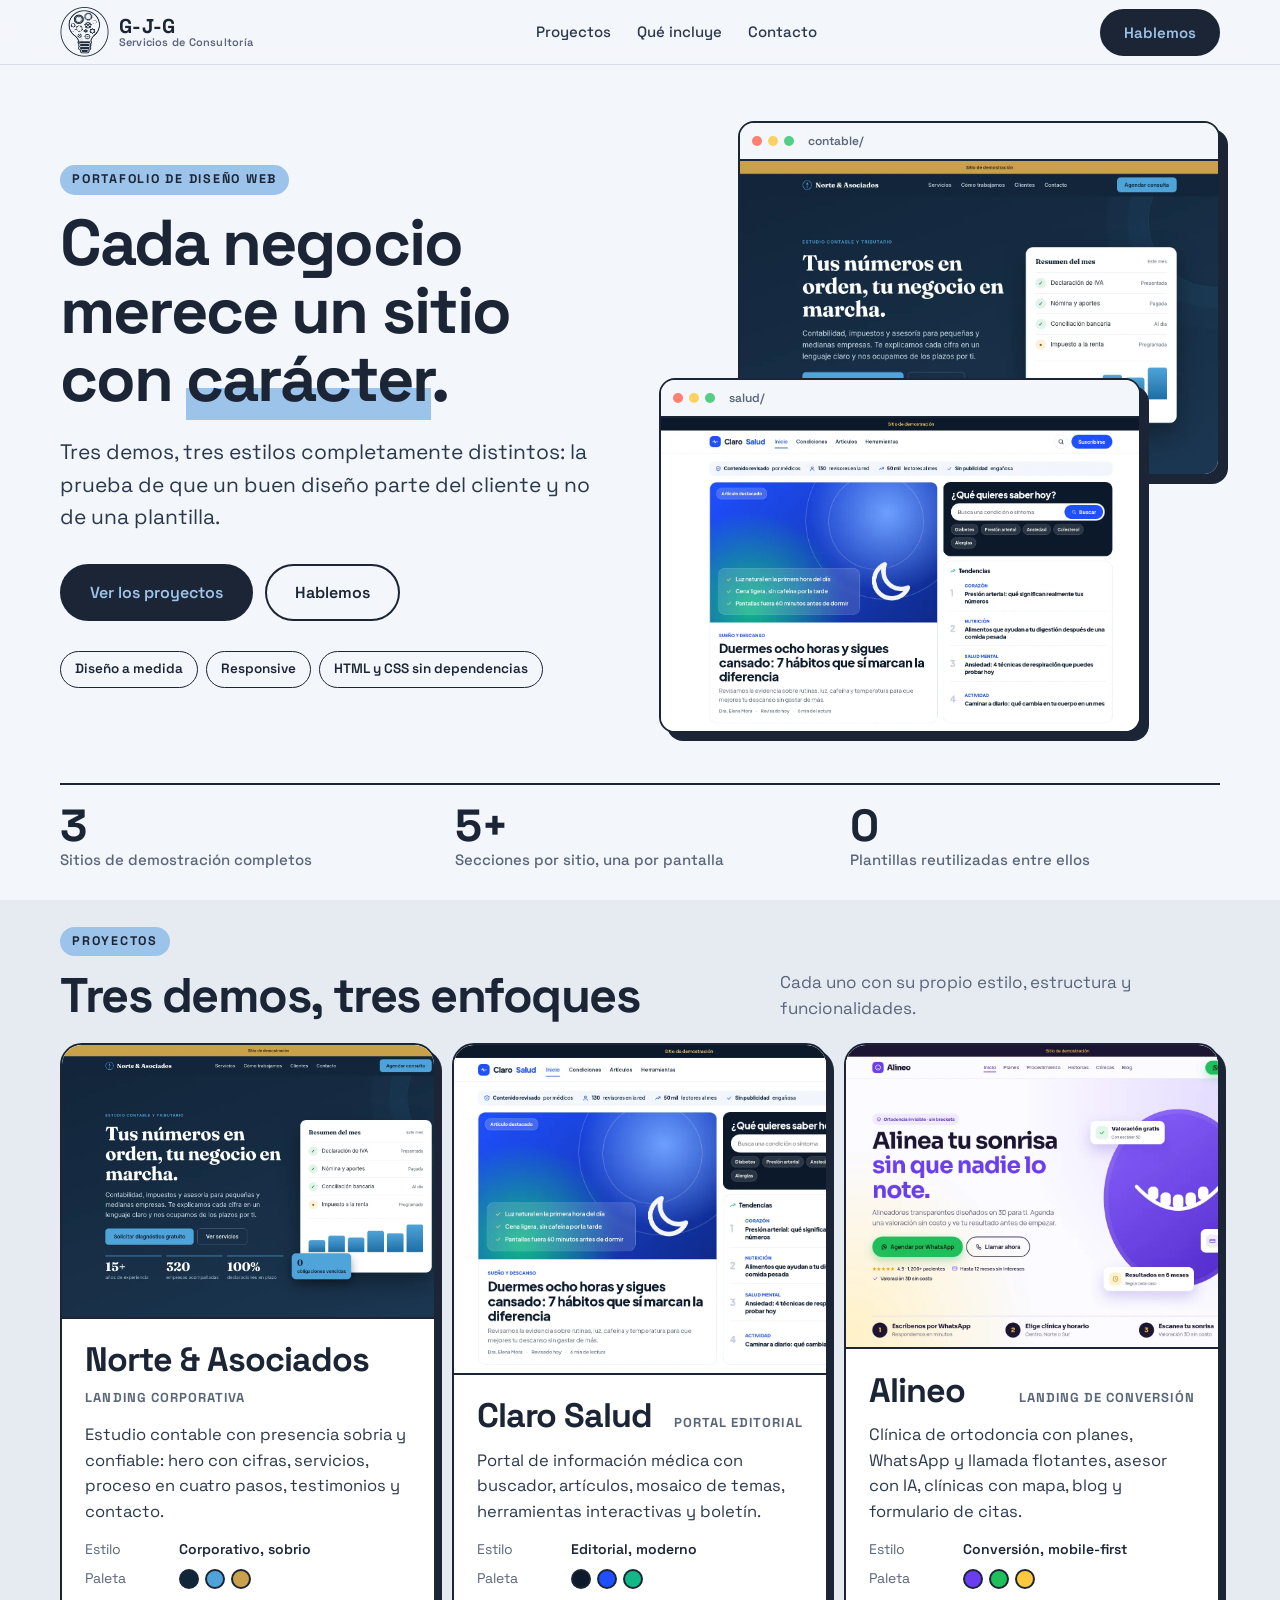
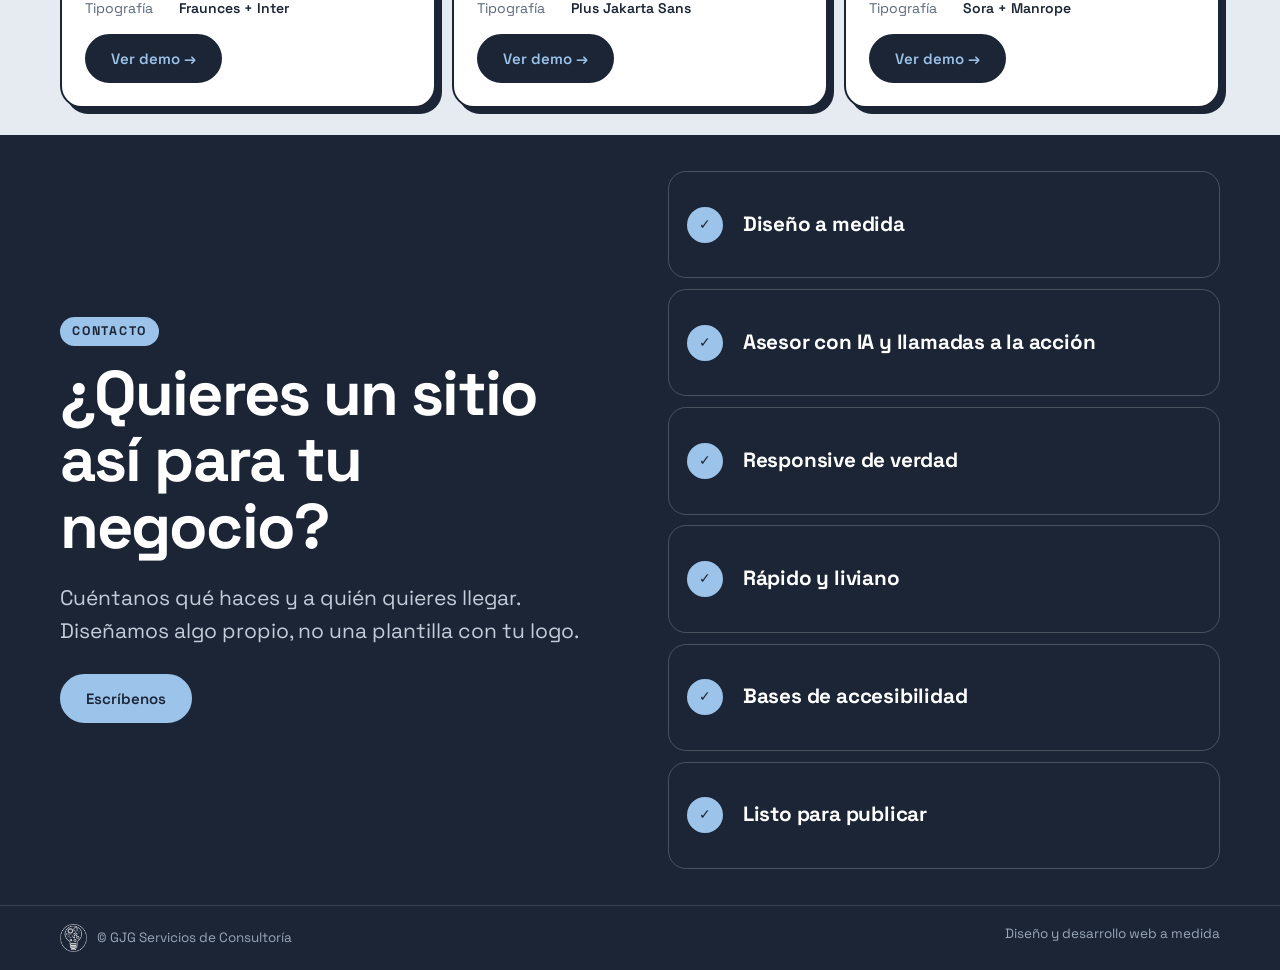
<file: index.html>
<!DOCTYPE html>
<html lang="es">
<head>
<meta charset="utf-8">
<meta name="viewport" content="width=device-width, initial-scale=1">
<title>GJG Servicios de Consultoría | Demos de diseño web</title>
<meta name="description" content="Portafolio de sitios web de demostración: un estudio contable, un portal de salud y una landing de conversión con asesor de IA.">
<meta property="og:title" content="GJG Servicios de Consultoría | Demos de diseño web">
<meta property="og:description" content="Tres sitios de demostración con estilos distintos: contable, portal de salud y landing de conversión con IA.">
<meta property="og:image" content="assets/salud.webp">
<link rel="icon" type="image/webp" href="assets/favicon.webp">
<meta name="theme-color" content="#1b2535">
<link rel="preconnect" href="https://fonts.googleapis.com">
<link rel="preconnect" href="https://fonts.gstatic.com" crossorigin>
<link href="https://fonts.googleapis.com/css2?family=Space+Grotesk:wght@400;500;600;700&display=swap" rel="stylesheet">
<style>
  :root{
    --bg:#f3f6fa; --ink:#1b2535; --ink-2:#2c394d; --muted:#5a6679; --lime:#9cc3ea; --card:#fff; --line:#d5dce6;
    --radius:22px; --hdr:65px;
  }
  *{box-sizing:border-box}
  html{scroll-behavior:smooth;scroll-snap-type:y proximity;scroll-padding-top:var(--hdr)}
  body{margin:0;font-family:'Space Grotesk',system-ui,sans-serif;color:var(--ink);background:var(--bg);line-height:1.55;-webkit-font-smoothing:antialiased}
  a{color:inherit;text-decoration:none}
  h1,h2,h3{margin:0;font-weight:700;letter-spacing:-.03em;line-height:1.05}
  p{margin:0}
  ul{list-style:none;margin:0;padding:0}
  .wrap{width:100%;max-width:1200px;margin:0 auto;padding:0 20px}

  /* Header */
  .top{position:sticky;top:0;z-index:30;background:rgba(243,246,250,.92);backdrop-filter:blur(10px);border-bottom:1px solid var(--line)}
  .top .wrap{display:flex;align-items:center;justify-content:space-between;height:64px;gap:20px}
  .brand{display:flex;align-items:center;gap:10px;font-weight:700;font-size:19px;letter-spacing:-.02em}
  .brand .mk{width:32px;height:32px;border-radius:10px;background:var(--ink);display:grid;place-items:center}
  .brand .mk svg{width:20px;height:20px}
  .brand .emb{height:50px;width:auto;display:block}
  .brand .tx{display:flex;flex-direction:column;line-height:1.05}
  .brand .tx b{font-size:20px;letter-spacing:.02em}
  .brand .tx small{font-size:11px;font-weight:600;color:var(--muted,#5a6679);letter-spacing:.02em}
  footer .wrap>span:first-child{display:flex;align-items:center;gap:10px}
  footer .emb{height:28px;width:auto;filter:brightness(0) invert(1);opacity:.85}
  @media (max-width:520px){.brand .tx small{display:none}}
  .links{display:none;gap:26px;font-weight:500;font-size:15px;color:var(--ink-2)}
  .links a:hover{color:var(--ink);text-decoration:underline;text-underline-offset:6px;text-decoration-thickness:2px;text-decoration-color:var(--lime)}
  .btn{display:inline-flex;align-items:center;justify-content:center;gap:8px;font:600 15px 'Space Grotesk',sans-serif;padding:13px 24px;border-radius:999px;border:2px solid var(--ink);cursor:pointer;white-space:nowrap;transition:transform .15s,background .15s,color .15s}
  .btn:hover{transform:translateY(-2px)}
  .btn-ink{background:var(--ink);color:var(--lime)}
  .btn-line{background:transparent;color:var(--ink)}
  .btn-line:hover{background:var(--ink);color:#fff}
  .btn-lime{background:var(--lime);color:var(--ink);border-color:var(--lime)}
  .top .btn{padding:10px 18px;font-size:14px}

  /* One screen per section; content stretches to fill it */
  .screen{min-height:calc(100svh - var(--hdr));scroll-snap-align:start;display:flex;flex-direction:column;padding:clamp(16px,3vh,36px) 0}
  .screen>.wrap{flex:1;display:flex;flex-direction:column;gap:clamp(12px,2.4vh,24px);min-height:0}
  .last{min-height:calc(100svh - var(--hdr));scroll-snap-align:start;display:flex;flex-direction:column}
  .last #contacto{flex:1;display:flex;flex-direction:column;background:var(--ink);color:#fff;padding:clamp(18px,4vh,48px) 0}
  .last #contacto>.wrap{flex:1;display:grid;gap:24px;align-items:stretch}
  .last #contacto>.wrap>div:first-child{display:flex;flex-direction:column;justify-content:center;align-items:flex-start}
  .eyebrow{display:inline-block;font-size:12.5px;font-weight:700;letter-spacing:.14em;text-transform:uppercase;background:var(--lime);color:var(--ink);padding:5px 12px;border-radius:999px;margin-bottom:14px}

  /* Hero */
  .hero-grid{flex:1;display:grid;gap:clamp(18px,3vw,48px);align-items:center;min-height:0}
  .hero h1{font-size:clamp(38px,min(6.2vw,7.2vh),68px)}
  .hero h1 em{font-style:normal;background:linear-gradient(transparent 62%,var(--lime) 62%)}
  .lead{font-size:clamp(17px,2.5vh,21px);color:var(--ink-2);max-width:46ch;margin:clamp(14px,2.6vh,24px) 0 clamp(18px,3.4vh,30px)}
  .actions{display:flex;flex-wrap:wrap;gap:12px}
  .hero .btn{padding:clamp(12px,2vh,16px) 28px;font-size:16px}
  .tags{display:flex;flex-wrap:wrap;gap:8px;margin-top:clamp(16px,3.4vh,32px)}
  .tags span{font-size:13.5px;font-weight:600;padding:7px 14px;border:1.5px solid var(--ink);border-radius:999px}
  .proof{display:grid;grid-template-columns:repeat(3,1fr);gap:clamp(10px,2vw,28px);border-top:2px solid var(--ink);padding-top:clamp(10px,2vh,18px)}
  .proof b{display:block;font-size:clamp(26px,5vh,46px);letter-spacing:-.03em;line-height:1}
  .proof span{font-size:clamp(12.5px,1.8vh,15px);color:var(--muted);font-weight:500}
  .frames{position:relative;height:clamp(260px,68vh,660px);min-height:0}
  .frame{position:absolute;width:86%;background:#fff;border:2px solid var(--ink);border-radius:16px;overflow:hidden;box-shadow:8px 8px 0 var(--ink);display:flex;flex-direction:column}
  .frame .bar{display:flex;align-items:center;gap:6px;padding:9px 12px;border-bottom:2px solid var(--ink);background:var(--bg);font-size:12px;font-weight:600;color:var(--muted)}
  .frame .bar i{width:10px;height:10px;border-radius:50%;background:var(--ink);opacity:.85}
  .frame .bar i:nth-child(1){background:#ff6b5a}
  .frame .bar i:nth-child(2){background:#ffcb47}
  .frame .bar i:nth-child(3){background:#37c871}
  .frame .bar span{margin-left:8px}
  .frame img{display:block;width:100%;flex:1;min-height:0;object-fit:cover;object-position:top left}
  .frames .f1{top:0;right:0;height:58%}
  .frames .f2{bottom:0;left:0;height:58%}

  /* Projects */
  .row-h{display:flex;align-items:flex-end;justify-content:space-between;gap:16px}
  .row-h h2{font-size:clamp(28px,5.4vh,52px)}
  .row-h p{color:var(--muted);max-width:40ch;font-size:clamp(14px,2vh,17px)}
  .proj{flex:1;display:grid;gap:16px;min-height:0}
  .pcard{display:flex;flex-direction:column;background:var(--card);border:2px solid var(--ink);border-radius:var(--radius);overflow:hidden;box-shadow:6px 6px 0 var(--ink);min-height:0}
  .pcard .shot{position:relative;flex:1;min-height:110px;overflow:hidden;border-bottom:2px solid var(--ink);background:var(--bg)}
  .pcard .shot img{position:absolute;inset:0;width:100%;height:100%;object-fit:cover;object-position:18% top;transition:transform .5s}
  .pcard:hover .shot img{transform:scale(1.03)}
  .badge{position:absolute;left:14px;bottom:14px;background:var(--lime);color:var(--ink);font-size:12px;font-weight:700;border-radius:999px;padding:5px 12px;border:2px solid var(--ink)}
  .pcard .bd{padding:clamp(14px,2.6vh,24px);display:grid;gap:clamp(8px,1.6vh,14px)}
  .pcard .meta{display:flex;justify-content:space-between;gap:10px;align-items:baseline;flex-wrap:wrap}
  .pcard h3{font-size:clamp(22px,3.8vh,34px)}
  .pcard .kind{font-size:13px;font-weight:700;letter-spacing:.08em;text-transform:uppercase;color:var(--muted)}
  .pcard p.d{color:var(--ink-2);font-size:clamp(14px,2vh,16.5px)}
  .specs{display:grid;gap:8px;font-size:14px}
  .specs div{display:flex;align-items:center;gap:10px}
  .specs dt{color:var(--muted);width:84px;flex-shrink:0}
  .specs dd{margin:0;font-weight:600;display:flex;align-items:center;gap:6px}
  .sw{width:20px;height:20px;border-radius:50%;border:2px solid var(--ink);display:inline-block}
  .pcard .go{display:flex;justify-content:space-between;align-items:center;gap:12px}

  /* Contact */
  #contacto h2{font-size:clamp(30px,7vh,72px);max-width:13ch}
  #contacto .lead{color:#c3ccd8;margin-bottom:clamp(16px,3vh,28px)}
  .incl{display:grid;grid-auto-rows:1fr;gap:clamp(6px,1.2vh,12px)}
  .incl li{display:flex;gap:clamp(12px,1.6vw,20px);align-items:center;border:1.5px solid rgba(255,255,255,.2);border-radius:18px;padding:clamp(8px,1.4vh,14px) clamp(14px,1.4vw,20px);font-size:clamp(13px,1.7vh,16px)}
  .incl li::before{content:"✓";flex-shrink:0;width:clamp(26px,4vh,40px);height:clamp(26px,4vh,40px);border-radius:50%;background:var(--lime);color:var(--ink);display:grid;place-items:center;font-weight:700;font-size:14px}
  .incl b{display:block;font-size:clamp(15px,2.3vh,21px);letter-spacing:-.01em;margin-bottom:2px}
  .incl span{color:#aab6c6;font-size:.92em}
  footer{background:var(--ink);color:#9aa7b8;border-top:1px solid rgba(255,255,255,.14);padding:18px 0;font-size:13.5px}
  footer .wrap{display:flex;flex-direction:column;gap:6px}

  @media (min-width:720px){
    .links{display:flex}
    .top .btn{padding:12px 22px;font-size:15px}
    .proj{grid-template-columns:1fr 1fr}
    footer .wrap{flex-direction:row;justify-content:space-between}
  }
  @media (min-width:960px){
    .proj{grid-template-columns:repeat(3,minmax(0,1fr))}
    .hero-grid{grid-template-columns:1fr 1fr}
    .last #contacto>.wrap{grid-template-columns:1fr 1fr;gap:56px}
  }
  @media (min-width:720px) and (max-height:900px){
    .incl span{display:none}
  }
  @media (min-width:720px) and (max-height:800px){
    .tags{display:none}
    .specs div:nth-child(3){display:none}
    .row-h p{display:none}
    .incl li:nth-child(n+6){display:none}
    .pcard p.d{display:none}
  }
  @media (max-width:719px){
    .hero h1{font-size:clamp(34px,10.5vw,46px)}
    .lead{font-size:16px}
    .tags{display:none}
    .proof{display:none}
    .frames{height:210px}
    .frame{width:72%}
    .frame .bar{padding:6px 10px}
    .row-h p{display:none}
    .row-h h2{font-size:28px}
    .pcard{box-shadow:4px 4px 0 var(--ink)}
    .pcard .shot{min-height:70px}
    .pcard .specs,.pcard p.d,.pcard .kind{display:none}
    .pcard .bd{padding:12px 14px}
    .pcard h3{font-size:21px}
    .incl li:nth-child(n+4){display:none}
    #contacto h2{font-size:30px}
    #contacto .lead{font-size:15px;margin-bottom:14px}
    .incl{grid-auto-rows:auto}
    .incl b{font-size:16px}
    .incl span{display:none}
  }
  @media (prefers-reduced-motion:reduce){html{scroll-behavior:auto}.btn,.pcard .shot img{transition:none}}
</style>
</head>
<body>

<header class="top">
  <div class="wrap">
    <a href="#inicio" class="brand" aria-label="GJG Servicios de Consultoría"><img class="emb" src="assets/gjg-emblem.webp" width="50" height="51" alt=""><span class="tx"><b>G-J-G</b><small>Servicios de Consultoría</small></span></a>
    <nav class="links" aria-label="Principal">
      <a href="#proyectos">Proyectos</a>
      <a href="#contacto">Qué incluye</a>
      <a href="#contacto">Contacto</a>
    </nav>
    <a href="#contacto" class="btn btn-ink">Hablemos</a>
  </div>
</header>

<main>
  <section id="inicio" class="hero screen">
    <div class="wrap">
      <div class="hero-grid">
        <div>
          <span class="eyebrow">Portafolio de diseño web</span>
          <h1>Cada negocio merece un sitio con <em>carácter</em>.</h1>
          <p class="lead">Tres demos, tres estilos completamente distintos: la prueba de que un buen diseño parte del cliente y no de una plantilla.</p>
          <div class="actions">
            <a href="#proyectos" class="btn btn-ink">Ver los proyectos</a>
            <a href="#contacto" class="btn btn-line">Hablemos</a>
          </div>
          <div class="tags"><span>Diseño a medida</span><span>Responsive</span><span>HTML y CSS sin dependencias</span></div>
        </div>
        <div class="frames" aria-hidden="true">
          <div class="frame f1"><div class="bar"><i></i><i></i><i></i><span>contable/</span></div><img src="assets/contable.webp" alt="" loading="eager"></div>
          <div class="frame f2"><div class="bar"><i></i><i></i><i></i><span>salud/</span></div><img src="assets/salud.webp" alt="" loading="eager"></div>
        </div>
      </div>
      <div class="proof">
        <div><b>3</b><span>Sitios de demostración completos</span></div>
        <div><b>5+</b><span>Secciones por sitio, una por pantalla</span></div>
        <div><b>0</b><span>Plantillas reutilizadas entre ellos</span></div>
      </div>
    </div>
  </section>

  <section id="proyectos" class="screen" style="background:#e6ebf2">
    <div class="wrap">
      <div class="row-h">
        <div><span class="eyebrow">Proyectos</span><h2>Tres demos, tres enfoques</h2></div>
        <p>Cada uno con su propio estilo, estructura y funcionalidades.</p>
      </div>
      <div class="proj">
        <article class="pcard">
          <div class="shot"><img src="assets/contable.webp" alt="Vista previa del sitio del estudio contable Norte &amp; Asociados" loading="lazy"></div>
          <div class="bd">
            <div class="meta"><h3>Norte &amp; Asociados</h3><span class="kind">Landing corporativa</span></div>
            <p class="d">Estudio contable con presencia sobria y confiable: hero con cifras, servicios, proceso en cuatro pasos, testimonios y contacto.</p>
            <dl class="specs" style="margin:0">
              <div><dt>Estilo</dt><dd>Corporativo, sobrio</dd></div>
              <div><dt>Paleta</dt><dd><i class="sw" style="background:#12263a"></i><i class="sw" style="background:#4fa3d9"></i><i class="sw" style="background:#c9a14a"></i></dd></div>
              <div><dt>Tipografía</dt><dd>Fraunces + Inter</dd></div>
            </dl>
            <div class="go"><a class="btn btn-ink" href="contable/">Ver demo →</a></div>
          </div>
        </article>
        <article class="pcard">
          <div class="shot"><img src="assets/salud.webp" alt="Vista previa del portal de salud Claro Salud" loading="lazy"></div>
          <div class="bd">
            <div class="meta"><h3>Claro Salud</h3><span class="kind">Portal editorial</span></div>
            <p class="d">Portal de información médica con buscador, artículos, mosaico de temas, herramientas interactivas y boletín.</p>
            <dl class="specs" style="margin:0">
              <div><dt>Estilo</dt><dd>Editorial, moderno</dd></div>
              <div><dt>Paleta</dt><dd><i class="sw" style="background:#0c1a2b"></i><i class="sw" style="background:#1f4fff"></i><i class="sw" style="background:#12b886"></i></dd></div>
              <div><dt>Tipografía</dt><dd>Plus Jakarta Sans</dd></div>
            </dl>
            <div class="go"><a class="btn btn-ink" href="salud/">Ver demo →</a></div>
          </div>
        </article>
        <article class="pcard">
          <div class="shot"><img src="assets/clinica.webp" alt="Vista previa de la landing de conversión Alineo con asesor de IA" loading="lazy"></div>
          <div class="bd">
            <div class="meta"><h3>Alineo</h3><span class="kind">Landing de conversión</span></div>
            <p class="d">Clínica de ortodoncia con planes, WhatsApp y llamada flotantes, asesor con IA, clínicas con mapa, blog y formulario de citas.</p>
            <dl class="specs" style="margin:0">
              <div><dt>Estilo</dt><dd>Conversión, mobile-first</dd></div>
              <div><dt>Paleta</dt><dd><i class="sw" style="background:#6a3df0"></i><i class="sw" style="background:#1fbf5b"></i><i class="sw" style="background:#ffc83d"></i></dd></div>
              <div><dt>Tipografía</dt><dd>Sora + Manrope</dd></div>
            </dl>
            <div class="go"><a class="btn btn-ink" href="clinica/">Ver demo →</a></div>
          </div>
        </article>
      </div>
    </div>
  </section>

  <div class="last">
    <section id="contacto">
      <div class="wrap">
        <div>
          <span class="eyebrow">Contacto</span>
          <h2>¿Quieres un sitio así para tu negocio?</h2>
          <p class="lead">Cuéntanos qué haces y a quién quieres llegar. Diseñamos algo propio, no una plantilla con tu logo.</p>
          <a class="btn btn-lime" href="mailto:atencion@gjgconsultoria.com">Escríbenos</a>
        </div>
        <ul class="incl">
          <li><div><b>Diseño a medida</b><span>Identidad, estructura y contenido pensados para tu negocio.</span></div></li>
          <li><div><b>Asesor con IA y llamadas a la acción</b><span>Chat de preguntas frecuentes, WhatsApp, llamada y formularios que invitan a agendar.</span></div></li>
          <li><div><b>Responsive de verdad</b><span>Se ve y funciona bien en móvil, tableta y escritorio.</span></div></li>
          <li><div><b>Rápido y liviano</b><span>HTML y CSS sin dependencias pesadas.</span></div></li>
          <li><div><b>Bases de accesibilidad</b><span>Contraste, navegación con teclado y etiquetas en formularios.</span></div></li>
          <li><div><b>Listo para publicar</b><span>En tu dominio o en un hosting gratuito como GitHub Pages.</span></div></li>
        </ul>
      </div>
    </section>
    <footer>
      <div class="wrap">
        <span><img class="emb" src="assets/gjg-emblem.webp" width="28" height="28" alt="" loading="lazy">© GJG Servicios de Consultoría</span>
        <span>Diseño y desarrollo web a medida</span>
      </div>
    </footer>
  </div>
</main>

<script>
  // Keep full-screen sections aligned with the real sticky header height.
  (function () {
    var top = document.querySelector('.top');
    if (!top || !window.ResizeObserver) return;
    new ResizeObserver(function () {
      document.documentElement.style.setProperty('--hdr', top.offsetHeight + 'px');
    }).observe(top);
  })();
</script>
</body>
</html>
</file>
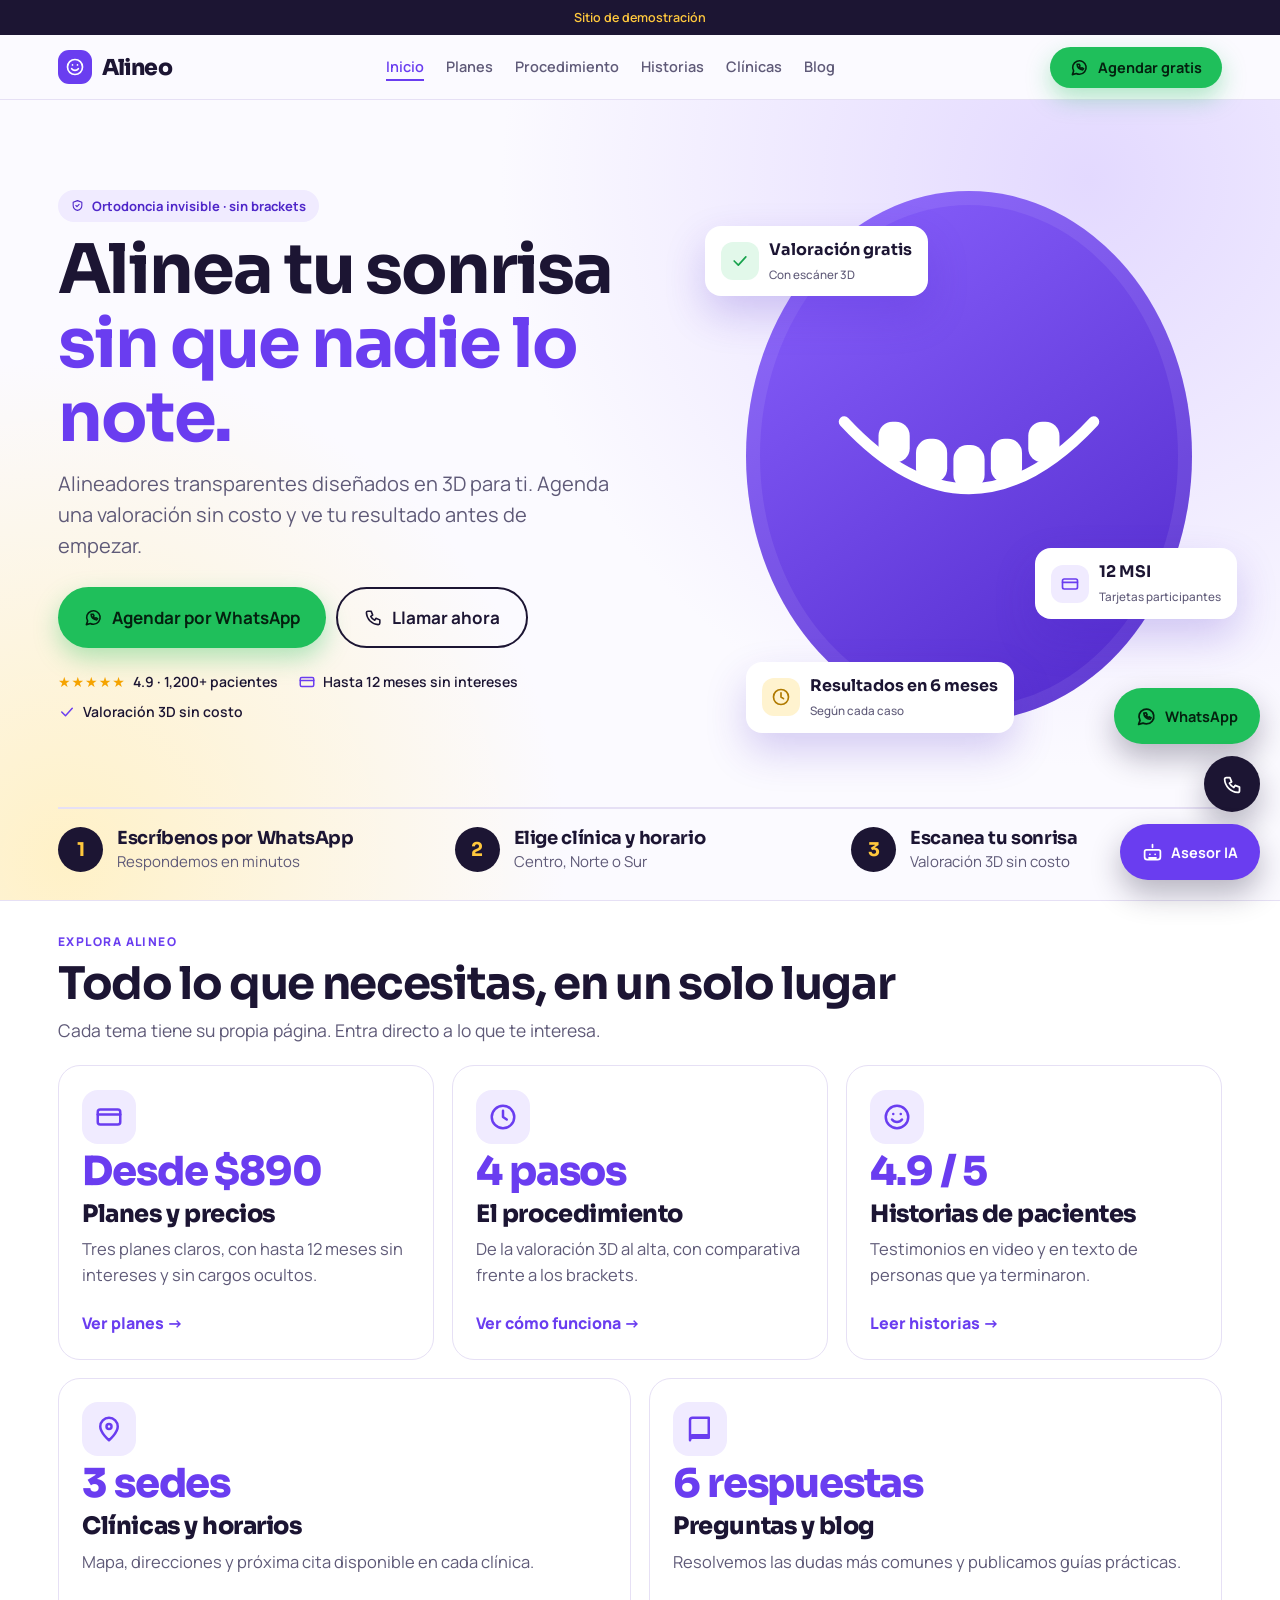
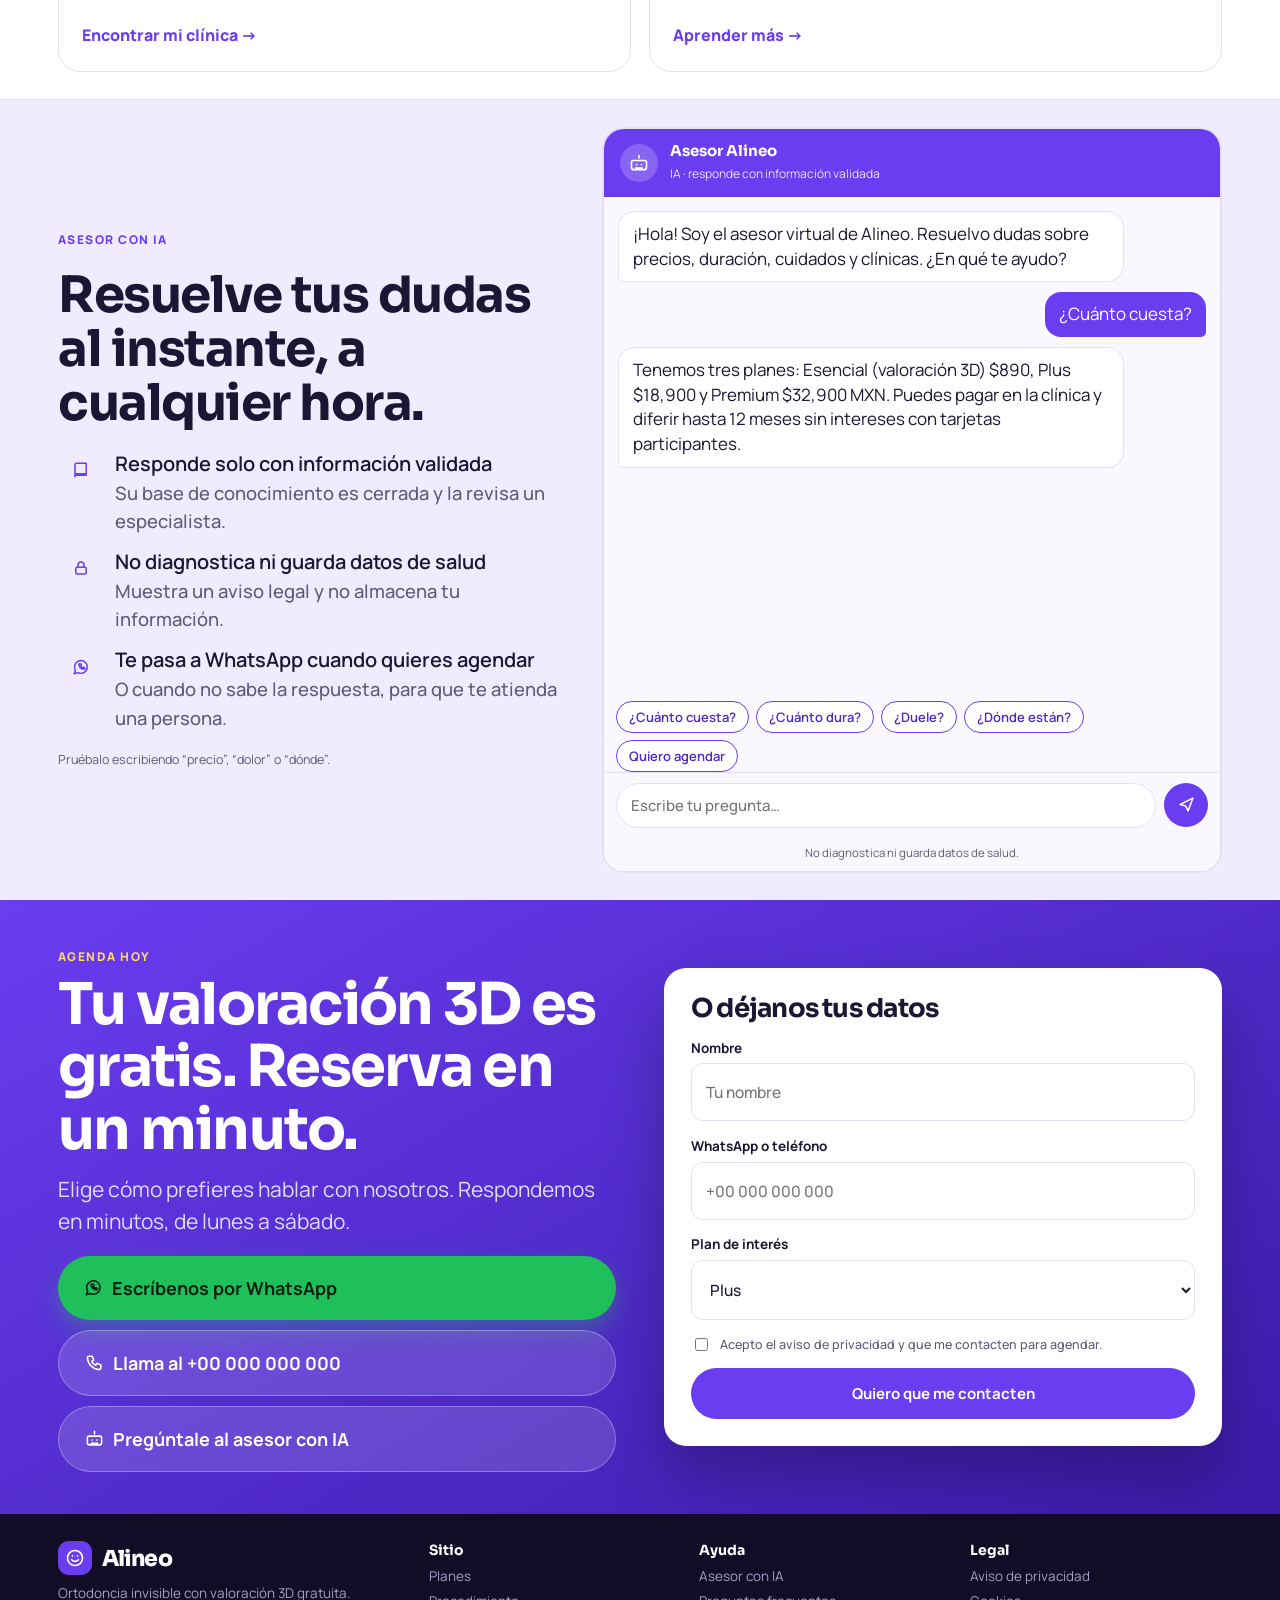
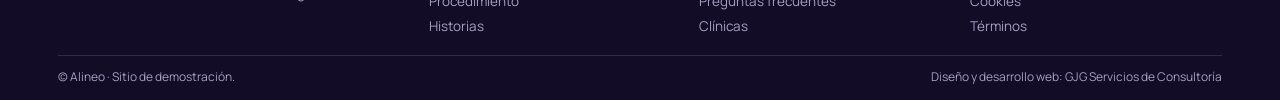
<file: clinica/index.html>
<!DOCTYPE html>
<html lang="es">
<head>
<meta charset="utf-8">
<meta name="viewport" content="width=device-width, initial-scale=1">
<title>Alineo | Ortodoncia invisible, valoración gratis (sitio de demostración)</title>
<meta name="description" content="Demo de sitio multipágina de alta conversión para una clínica: paquetes, asesor con IA, WhatsApp y agenda.">
<meta property="og:title" content="Alineo | Ortodoncia invisible, valoración gratis (sitio de demostración)">
<meta property="og:description" content="Demo de sitio multipágina de alta conversión para una clínica: paquetes, asesor con IA, WhatsApp y agenda.">
<link rel="icon" type="image/svg+xml" href="data:image/svg+xml,%3Csvg xmlns='http://www.w3.org/2000/svg' viewBox='0 0 64 64'%3E%3Crect width='64' height='64' rx='18' fill='%236a3df0'/%3E%3Cpath d='M12 30c8 14 32 14 40 0' fill='none' stroke='%23fff' stroke-width='6' stroke-linecap='round'/%3E%3Ccircle cx='32' cy='22' r='4' fill='%23ffc83d'/%3E%3C/svg%3E">
<meta name="theme-color" content="#6a3df0">
<link rel="preconnect" href="https://fonts.googleapis.com">
<link rel="preconnect" href="https://fonts.gstatic.com" crossorigin>
<link href="https://fonts.googleapis.com/css2?family=Manrope:wght@400;500;600;700&family=Sora:wght@600;700;800&display=swap" rel="stylesheet">
<link rel="stylesheet" href="assets/styles.css">
</head>
<body>

<svg width="0" height="0" style="position:absolute" aria-hidden="true">
<svg width="0" height="0" style="position:absolute" aria-hidden="true">
  <symbol id="i-wa" viewBox="0 0 24 24"><path d="M3 21l1.6-4.6A8.5 8.5 0 1112 20.5a8.4 8.4 0 01-4-1zM9 8c0 4 3 7 7 7l1.2-1.6-2.2-1-1 .8c-1-.4-1.8-1.2-2.2-2.2l.8-1-1-2.2z"/></symbol>
  <symbol id="i-phone" viewBox="0 0 24 24"><path d="M5 4h4l2 5-2.5 1.5a11 11 0 005 5L15 13l5 2v4a2 2 0 01-2 2A16 16 0 013 6a2 2 0 012-2z"/></symbol>
  <symbol id="i-bot" viewBox="0 0 24 24"><path d="M12 3v3M5 9h14a2 2 0 012 2v6a3 3 0 01-3 3H6a3 3 0 01-3-3v-6a2 2 0 012-2zM9 14h.01M15 14h.01M8 18h8"/></symbol>
  <symbol id="i-check" viewBox="0 0 24 24"><path d="M5 12l5 5 9-10"/></symbol>
  <symbol id="i-x" viewBox="0 0 24 24"><path d="M6 6l12 12M18 6L6 18"/></symbol>
  <symbol id="i-clock" viewBox="0 0 24 24"><circle cx="12" cy="12" r="9"/><path d="M12 7v5l3 2"/></symbol>
  <symbol id="i-send" viewBox="0 0 24 24"><path d="M4 12l16-8-6 16-3-6z"/></symbol>
  <symbol id="i-pin" viewBox="0 0 24 24"><path d="M12 21s7-6 7-11a7 7 0 10-14 0c0 5 7 11 7 11zM12 12a2 2 0 100-4 2 2 0 000 4z"/></symbol>
  <symbol id="i-play" viewBox="0 0 24 24"><path d="M8 5v14l11-7z"/></symbol>
  <symbol id="i-shield" viewBox="0 0 24 24"><path d="M12 3l8 3v6c0 5-3.5 8-8 9-4.5-1-8-4-8-9V6zM9 12l2 2 4-4"/></symbol>
  <symbol id="i-lock" viewBox="0 0 24 24"><rect x="5" y="11" width="14" height="9" rx="2"/><path d="M8 11V8a4 4 0 018 0v3"/></symbol>
  <symbol id="i-book" viewBox="0 0 24 24"><path d="M4 5a2 2 0 012-2h13v16H6a2 2 0 00-2 2zM4 19a2 2 0 012-2h13"/></symbol>
  <symbol id="i-smile" viewBox="0 0 24 24"><circle cx="12" cy="12" r="9"/><path d="M8 14s1.5 2 4 2 4-2 4-2M9 9.5h.01M15 9.5h.01"/></symbol>
  <symbol id="i-card" viewBox="0 0 24 24"><rect x="3" y="6" width="18" height="12" rx="2"/><path d="M3 10h18"/></symbol>
</svg>
</svg>

<div class="top">
  <div class="demo-bar">Sitio de demostración</div>
  <header class="nav">
    <div class="wrap">
      <a href="index.html" class="brand" aria-label="Alineo, inicio"><span class="mk"><svg class="i"><use href="#i-smile"/></svg></span>Alineo</a>
      <nav class="links" aria-label="Principal"><a href="index.html" aria-current="page">Inicio</a><a href="planes.html">Planes</a><a href="procedimiento.html">Procedimiento</a><a href="historias.html">Historias</a><a href="clinicas.html">Clínicas</a><a href="blog.html">Blog</a></nav>
      <div class="push"><a href="#cita" class="btn btn-wa"><svg class="i"><use href="#i-wa"/></svg>Agendar gratis</a></div>
    </div>
  </header>
  <nav class="subnav" aria-label="Secciones"><a href="index.html" aria-current="page">Inicio</a><a href="planes.html">Planes</a><a href="procedimiento.html">Procedimiento</a><a href="historias.html">Historias</a><a href="clinicas.html">Clínicas</a><a href="blog.html">Blog</a></nav>
</div>

<main>
  <section id="inicio" class="hero screen">
    <div class="wrap">
      <div class="hero-grid">
        <div>
          <span class="chip"><svg class="i"><use href="#i-shield"/></svg>Ortodoncia invisible · sin brackets</span>
          <h1>Alinea tu sonrisa <em>sin que nadie lo note.</em></h1>
          <p class="lead">Alineadores transparentes diseñados en 3D para ti. Agenda una valoración sin costo y ve tu resultado antes de empezar.</p>
          <div class="actions">
            <a class="btn btn-wa" href="https://wa.me/?text=Hola%2C%20quiero%20agendar%20mi%20valoraci%C3%B3n%20gratuita" target="_blank" rel="noopener"><svg class="i"><use href="#i-wa"/></svg>Agendar por WhatsApp</a>
            <a class="btn btn-line" href="tel:+000000000000"><svg class="i"><use href="#i-phone"/></svg>Llamar ahora</a>
          </div>
          <div class="proof">
            <span><span class="stars">★★★★★</span> 4.9 · 1,200+ pacientes</span>
            <span><svg class="i"><use href="#i-card"/></svg>Hasta 12 meses sin intereses</span>
            <span><svg class="i"><use href="#i-check"/></svg>Valoración 3D sin costo</span>
          </div>
        </div>
        <div class="art" aria-hidden="true">
          <div class="orb">
            <svg viewBox="0 0 200 120" fill="none"><path d="M20 38Q100 124 180 38" stroke="#fff" stroke-width="7" stroke-linecap="round"/><g fill="#fff"><rect x="42" y="38" width="20" height="26" rx="9"/><rect x="66" y="49" width="20" height="28" rx="9"/><rect x="90" y="53" width="20" height="28" rx="9"/><rect x="114" y="49" width="20" height="28" rx="9"/><rect x="138" y="38" width="20" height="26" rx="9"/></g></svg>
          </div>
          <div class="fcard fc1"><span class="ic"><svg class="i"><use href="#i-check"/></svg></span><div><b>Valoración gratis</b><small>Con escáner 3D</small></div></div>
          <div class="fcard fc2"><span class="ic"><svg class="i"><use href="#i-card"/></svg></span><div><b>12 MSI</b><small>Tarjetas participantes</small></div></div>
          <div class="fcard fc3"><span class="ic"><svg class="i"><use href="#i-clock"/></svg></span><div><b>Resultados en 6 meses</b><small>Según cada caso</small></div></div>
        </div>
      </div>
      <ol class="quick">
        <li><b>1</b><div><strong>Escríbenos por WhatsApp</strong><span>Respondemos en minutos</span></div></li>
        <li><b>2</b><div><strong>Elige clínica y horario</strong><span>Centro, Norte o Sur</span></div></li>
        <li><b>3</b><div><strong>Escanea tu sonrisa</strong><span>Valoración 3D sin costo</span></div></li>
      </ol>
    </div>
  </section>

  <section id="explora" class="screen" style="background:#fff;border-block:1px solid var(--line)">
    <div class="wrap">
      <div class="head"><span class="eyebrow">Explora Alineo</span><h2>Todo lo que necesitas, en un solo lugar</h2><p>Cada tema tiene su propia página. Entra directo a lo que te interesa.</p></div>
      <div class="hub">
        <a class="hc" href="planes.html"><span class="ic"><svg class="i"><use href="#i-card"/></svg></span><span class="k">Desde $890</span><h3>Planes y precios</h3><p>Tres planes claros, con hasta 12 meses sin intereses y sin cargos ocultos.</p><span class="go">Ver planes →</span></a>
        <a class="hc" href="procedimiento.html"><span class="ic"><svg class="i"><use href="#i-clock"/></svg></span><span class="k">4 pasos</span><h3>El procedimiento</h3><p>De la valoración 3D al alta, con comparativa frente a los brackets.</p><span class="go">Ver cómo funciona →</span></a>
        <a class="hc" href="historias.html"><span class="ic"><svg class="i"><use href="#i-smile"/></svg></span><span class="k">4.9 / 5</span><h3>Historias de pacientes</h3><p>Testimonios en video y en texto de personas que ya terminaron.</p><span class="go">Leer historias →</span></a>
        <a class="hc" href="clinicas.html"><span class="ic"><svg class="i"><use href="#i-pin"/></svg></span><span class="k">3 sedes</span><h3>Clínicas y horarios</h3><p>Mapa, direcciones y próxima cita disponible en cada clínica.</p><span class="go">Encontrar mi clínica →</span></a>
        <a class="hc" href="blog.html"><span class="ic"><svg class="i"><use href="#i-book"/></svg></span><span class="k">6 respuestas</span><h3>Preguntas y blog</h3><p>Resolvemos las dudas más comunes y publicamos guías prácticas.</p><span class="go">Aprender más →</span></a>
      </div>
    </div>
  </section>

  <section id="asesor" class="screen" style="background:var(--lilac)">
    <div class="wrap">
      <div class="adv">
        <div class="copy">
          <span class="eyebrow" style="margin:0">Asesor con IA</span>
          <h2 style="font-size:clamp(28px,5.6vh,50px)">Resuelve tus dudas al instante, a cualquier hora.</h2>
          <ul class="rules">
            <li><span class="ic"><svg class="i"><use href="#i-book"/></svg></span><div>Responde solo con información validada<span>Su base de conocimiento es cerrada y la revisa un especialista.</span></div></li>
            <li><span class="ic"><svg class="i"><use href="#i-lock"/></svg></span><div>No diagnostica ni guarda datos de salud<span>Muestra un aviso legal y no almacena tu información.</span></div></li>
            <li><span class="ic"><svg class="i"><use href="#i-wa"/></svg></span><div>Te pasa a WhatsApp cuando quieres agendar<span>O cuando no sabe la respuesta, para que te atienda una persona.</span></div></li>
          </ul>
          <p class="note">Pruébalo escribiendo “precio”, “dolor” o “dónde”.</p>
        </div>
        <div id="chat-inline" class="chat-slot"></div>
      </div>
    </div>
  </section>

  <div class="last">
    <section id="cita">
      <div class="wrap">
        <div>
          <span class="eyebrow" style="color:#ffd96b">Agenda hoy</span>
          <h2>Tu valoración 3D es gratis. Reserva en un minuto.</h2>
          <p class="lead">Elige cómo prefieres hablar con nosotros. Respondemos en minutos, de lunes a sábado.</p>
          <div class="ch">
            <a class="btn btn-wa" href="https://wa.me/?text=Hola%2C%20quiero%20agendar%20mi%20valoraci%C3%B3n%20gratuita" target="_blank" rel="noopener"><svg class="i"><use href="#i-wa"/></svg>Escríbenos por WhatsApp</a>
            <a class="btn btn-ghost" href="tel:+000000000000"><svg class="i"><use href="#i-phone"/></svg>Llama al +00 000 000 000</a>
            <button class="btn btn-ghost" type="button" data-open-chat><svg class="i"><use href="#i-bot"/></svg>Pregúntale al asesor con IA</button>
          </div>
        </div>
        <form class="lead-form" id="lead">
          <h3>O déjanos tus datos</h3>
          <label>Nombre<input type="text" name="nombre" placeholder="Tu nombre" autocomplete="name" required></label>
          <label>WhatsApp o teléfono<input type="tel" name="tel" placeholder="+00 000 000 000" autocomplete="tel" required></label>
          <label>Plan de interés<select name="plan"><option>Valoración 3D (Esencial)</option><option selected>Plus</option><option>Premium</option><option>Aún no lo sé</option></select></label>
          <label class="ck"><input type="checkbox" required><span>Acepto el aviso de privacidad y que me contacten para agendar.</span></label>
          <button class="btn btn-violet" type="submit" style="padding:15px">Quiero que me contacten</button>
        </form>
      </div>
    </section>
    <footer>
      <div class="wrap">
        <div class="fcols">
          <div><div class="brand" style="color:#fff;margin-bottom:8px"><span class="mk"><svg class="i"><use href="#i-smile"/></svg></span>Alineo</div><p>Ortodoncia invisible con valoración 3D gratuita.</p></div>
          <div><h5>Sitio</h5><ul><li><a href="planes.html">Planes</a></li><li><a href="procedimiento.html">Procedimiento</a></li><li><a href="historias.html">Historias</a></li></ul></div>
          <div><h5>Ayuda</h5><ul><li><a href="index.html#asesor">Asesor con IA</a></li><li><a href="blog.html">Preguntas frecuentes</a></li><li><a href="clinicas.html">Clínicas</a></li></ul></div>
          <div><h5>Legal</h5><ul><li><a href="#cita">Aviso de privacidad</a></li><li><a href="#cita">Cookies</a></li><li><a href="#cita">Términos</a></li></ul></div>
        </div>
        <div class="legal">
          <span>© Alineo · Sitio de demostración.</span>
          <span>Diseño y desarrollo web: GJG Servicios de Consultoría</span>
        </div>
      </div>
    </footer>
  </div>
</main>

<!-- Floating CTAs -->
<div class="dock" id="dock">
  <a class="dk-wa" href="https://wa.me/?text=Hola%2C%20quiero%20agendar%20mi%20valoraci%C3%B3n%20gratuita" target="_blank" rel="noopener" aria-label="WhatsApp"><svg class="i"><use href="#i-wa"/></svg><span>WhatsApp</span></a>
  <a class="dk-call" href="tel:+000000000000" aria-label="Llamar"><svg class="i"><use href="#i-phone"/></svg><span>Llamar</span></a>
  <button class="dk-ai" type="button" data-open-chat aria-label="Abrir asesor con IA"><svg class="i"><use href="#i-bot"/></svg><span>Asesor IA</span></button>
</div>
<div class="chat-pop" id="chat-pop" role="dialog" aria-label="Asesor virtual Alineo"></div>

<script src="assets/app.js"></script>
</body>
</html>
</file>
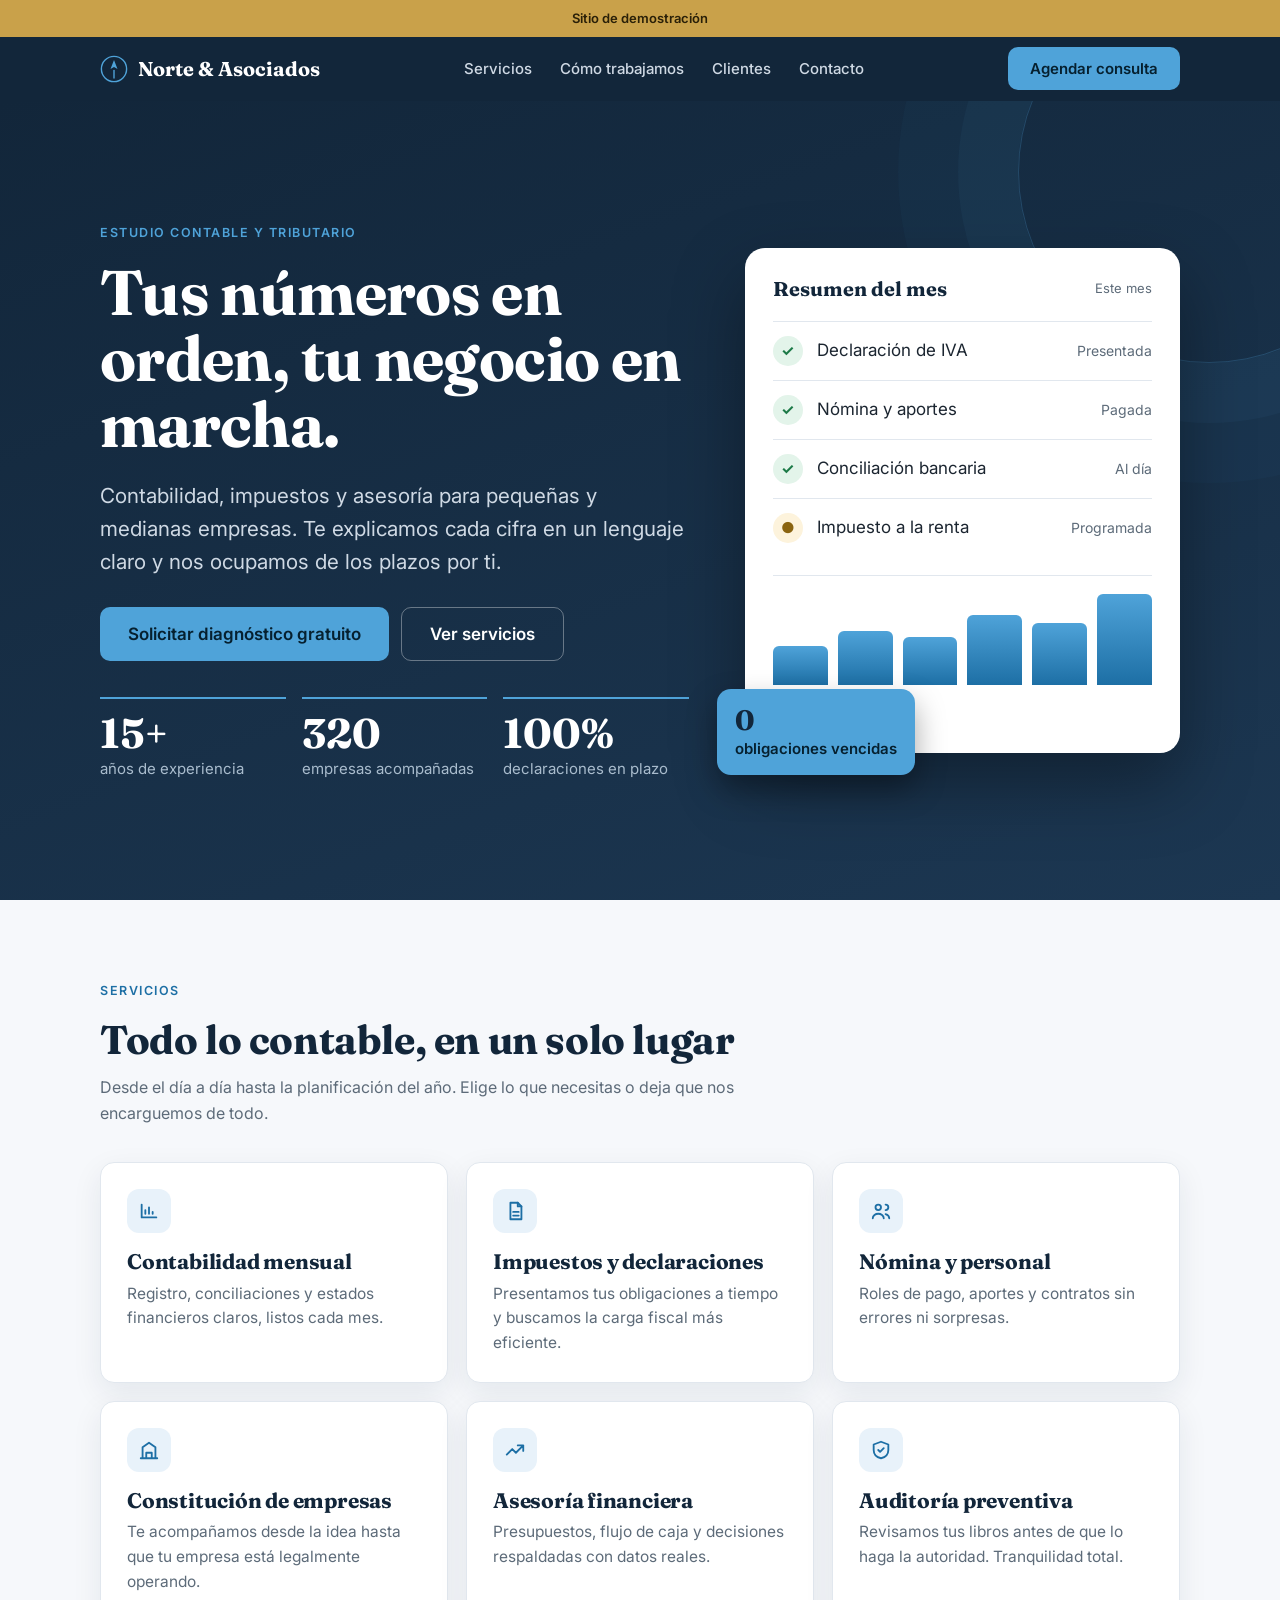
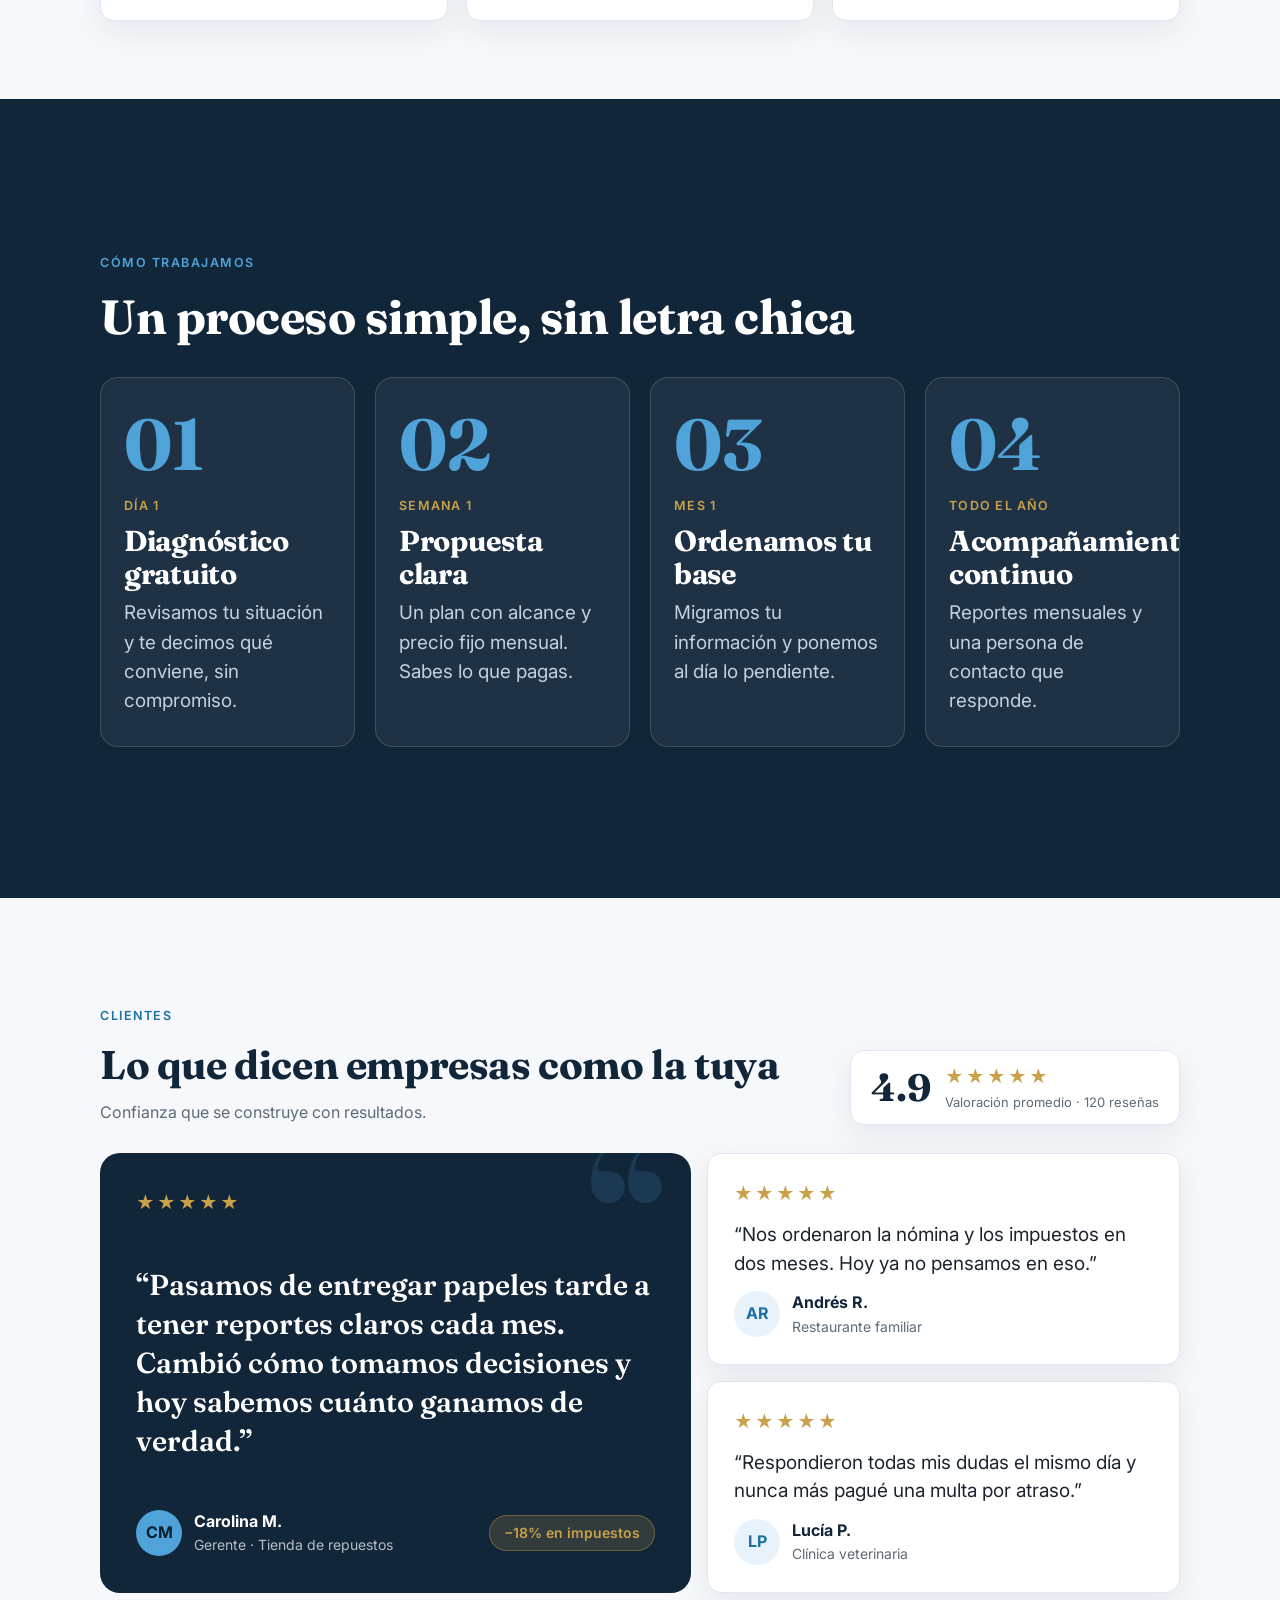
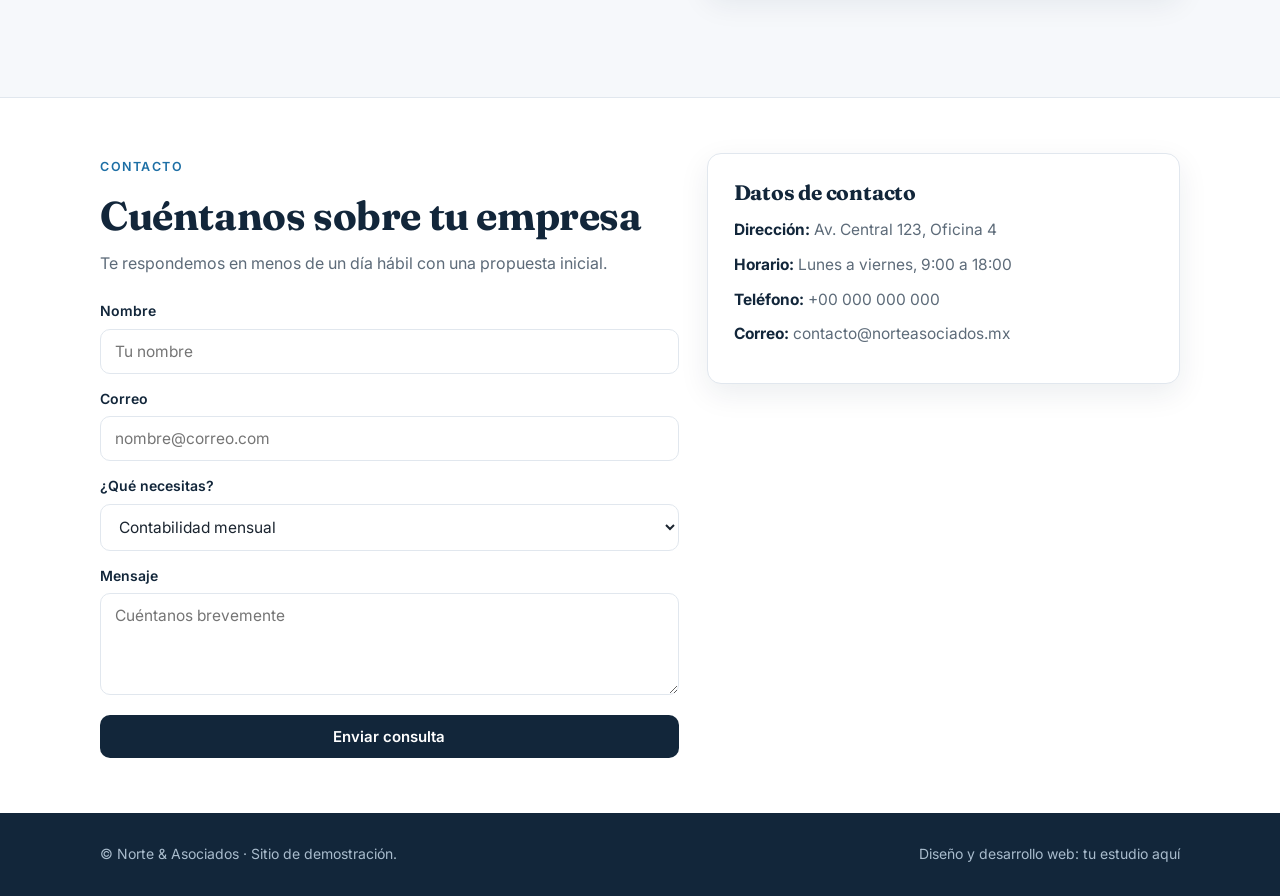
<file: contable/index.html>
<!DOCTYPE html>
<html lang="es">
<head>
<meta charset="utf-8">
<meta name="viewport" content="width=device-width, initial-scale=1">
<title>Norte &amp; Asociados | Estudio contable (sitio de demostración)</title>
<meta name="description" content="Demo de sitio web para un estudio contable.">
<link rel="icon" type="image/svg+xml" href="data:image/svg+xml,%3Csvg xmlns='http://www.w3.org/2000/svg' viewBox='0 0 64 64'%3E%3Crect width='64' height='64' rx='14' fill='%2312263a'/%3E%3Ccircle cx='32' cy='32' r='22' fill='none' stroke='%234fa3d9' stroke-width='3.5'/%3E%3Cpath d='M32 14l8 20-8-5-8 5 8-20z' fill='%234fa3d9'/%3E%3Cpath d='M32 50V36' stroke='%234fa3d9' stroke-width='3.5' stroke-linecap='round'/%3E%3C/svg%3E">
<meta name="theme-color" content="#12263a">
<link rel="preconnect" href="https://fonts.googleapis.com">
<link rel="preconnect" href="https://fonts.gstatic.com" crossorigin>
<link href="https://fonts.googleapis.com/css2?family=Fraunces:opsz,wght@9..144,600;9..144,700&family=Inter:wght@400;500;600;700&display=swap" rel="stylesheet">
<style>
  :root{
    --navy:#12263a; --navy-2:#1c3752; --blue:#1d6fa5; --sky:#4fa3d9;
    --bg:#f6f8fb; --card:#ffffff; --line:#e1e7ee; --text:#1b2530; --muted:#5d6b79;
    --gold:#c9a14a;
    --radius:14px; --shadow:0 10px 30px rgba(18,38,58,.08);
  }
  *{box-sizing:border-box}
  :root{--hdr:101px}
  html{scroll-behavior:smooth;scroll-snap-type:y proximity;scroll-padding-top:var(--hdr)}
  .top{position:sticky;top:0;z-index:20}
  .screen{min-height:calc(100svh - var(--hdr));scroll-snap-align:start;display:flex;flex-direction:column;justify-content:center}
  .last{min-height:calc(100svh - var(--hdr));scroll-snap-align:start;display:flex;flex-direction:column}
  .last #contacto{flex:1;display:flex;flex-direction:column;justify-content:center}
  body{margin:0;font-family:Inter,system-ui,sans-serif;color:var(--text);background:var(--bg);line-height:1.6;-webkit-font-smoothing:antialiased}
  img,svg{max-width:100%}
  a{color:inherit;text-decoration:none}
  h1,h2,h3{font-family:Fraunces,Georgia,serif;color:var(--navy);line-height:1.15;margin:0;letter-spacing:-.01em}
  .wrap{width:100%;max-width:1120px;margin:0 auto;padding:0 20px}
  .demo-bar{background:var(--gold);color:#2a2008;font-size:13px;font-weight:600;text-align:center;padding:8px 16px}

  /* Nav */
  .nav{background:var(--navy)}
  .nav .wrap{display:flex;align-items:center;justify-content:space-between;height:64px}
  .brand{display:flex;align-items:center;gap:10px;color:#fff;font-family:Fraunces,serif;font-weight:700;font-size:20px}
  .brand svg{color:var(--sky);flex-shrink:0}
  .brand{white-space:nowrap;font-size:18px}
  .nav .btn{padding:10px 14px;font-size:14px;white-space:nowrap}
  @media (min-width:720px){.brand{font-size:20px}.nav .btn{padding:12px 22px;font-size:15px}}
  .links{display:none;gap:28px;color:#cfd9e4;font-size:15px;font-weight:500}
  .links a:hover{color:#fff}
  .btn{display:inline-flex;align-items:center;justify-content:center;gap:8px;font:600 15px Inter,sans-serif;padding:12px 22px;border-radius:10px;border:0;cursor:pointer;transition:transform .15s,background .15s}
  .btn:hover{transform:translateY(-1px)}
  .btn-sky{background:var(--sky);color:#06202f}
  .btn-sky:hover{background:#6bb5e4}
  .btn-ghost{background:transparent;color:#fff;border:1px solid rgba(255,255,255,.35)}
  .btn-navy{background:var(--navy);color:#fff}

  /* Hero */
  .hero{background:linear-gradient(160deg,var(--navy) 0%,var(--navy-2) 100%);color:#fff;padding:40px 0;position:relative;overflow:hidden}
  .hero::after{content:"";position:absolute;right:-120px;top:-120px;width:380px;height:380px;border-radius:50%;border:1px solid rgba(79,163,217,.25);box-shadow:0 0 0 60px rgba(79,163,217,.05),0 0 0 120px rgba(79,163,217,.03)}
  .hero .wrap{position:relative;z-index:1}
  .eyebrow{display:inline-block;font-size:12.5px;font-weight:600;letter-spacing:.12em;text-transform:uppercase;color:var(--sky);margin-bottom:16px}
  .hero h1{color:#fff;font-size:clamp(38px,9vw,76px);max-width:14ch;line-height:1.05}
  .hero p.lead{color:#cfd9e4;font-size:clamp(17px,2.4vw,21px);max-width:50ch;margin:22px 0 32px}
  .hero .btn{padding:16px 28px;font-size:17px}
  .hero .actions{display:flex;flex-wrap:wrap;gap:12px}
  .hero-stats{display:grid;grid-template-columns:repeat(3,1fr);gap:16px;margin-top:40px;max-width:640px}
  .hero-stats div{border-top:2px solid var(--sky);padding-top:12px}
  .hero-stats b{display:block;font:700 clamp(30px,6vw,44px) Fraunces,serif;line-height:1.1}
  .hero-stats span{font-size:15px;color:#a9bccd}

  /* Hero visual */
  .hero-visual{display:none}
  .snap{background:#fff;border-radius:20px;box-shadow:0 30px 70px rgba(0,0,0,.35);padding:28px 28px 68px;color:var(--text);position:relative}
  .snap-head{display:flex;justify-content:space-between;align-items:center;margin-bottom:20px}
  .snap-head b{font:700 20px Fraunces,serif;color:var(--navy)}
  .snap-head span{font-size:13px;color:var(--muted)}
  .snap-row{display:flex;align-items:center;gap:14px;padding:14px 0;border-top:1px solid var(--line);font-size:17px}
  .snap-row .dot{width:30px;height:30px;border-radius:50%;display:grid;place-items:center;flex-shrink:0;background:#e3f4ea;color:#1c7a47;font-weight:700;font-size:15px}
  .snap-row .dot.wait{background:#fdf3dc;color:#8a6410}
  .snap-row em{margin-left:auto;font-style:normal;font-size:14px;color:var(--muted)}
  .bars{display:flex;align-items:flex-end;gap:10px;height:110px;margin-top:18px;padding-top:6px;border-top:1px solid var(--line)}
  .bars i{flex:1;background:linear-gradient(180deg,var(--sky),var(--blue));border-radius:6px 6px 0 0;display:block}
  .snap-badge{position:absolute;left:-28px;bottom:-22px;background:var(--sky);color:#06202f;border-radius:14px;padding:14px 18px;box-shadow:0 14px 30px rgba(0,0,0,.35);font-size:15px;font-weight:600}
  .snap-badge b{display:block;font:700 28px Fraunces,serif;color:var(--navy)}
  @media (min-width:960px){
    .hero .wrap{display:grid;grid-template-columns:1.15fr .85fr;gap:56px;align-items:center}
    .hero-visual{display:block}
  }

  /* Sections */
  section{padding:40px 0}
  @media (max-width:719px){
    .grid.cols-3{grid-template-columns:repeat(2,1fr);gap:12px}
    .grid.cols-3 .card{padding:16px}
    .grid.cols-3 .card h3{font-size:16px}
    .grid.cols-3 .card p{font-size:13px;line-height:1.45}
    .grid.cols-3 .card .ico{display:none}
    .grid.cols-3 .card{padding:14px}
    .grid.cols-3 .card p{font-size:12.5px}
    #servicios .head p{display:none}
    #servicios .head{margin-bottom:16px}
    .head{margin-bottom:22px}
  }
  .head{max-width:640px;margin-bottom:36px}
  .head .eyebrow{color:var(--blue)}
  .head h2{font-size:clamp(28px,5vw,40px)}
  .head p{color:var(--muted);margin:12px 0 0}

  .grid{display:grid;gap:18px}
  .card{background:var(--card);border:1px solid var(--line);border-radius:var(--radius);padding:26px;box-shadow:var(--shadow)}
  .card .ico{width:44px;height:44px;border-radius:12px;background:#e8f2fa;color:var(--blue);display:grid;place-items:center;margin-bottom:16px}
  .card h3{font-size:21px;margin-bottom:8px}
  .card p{margin:0;color:var(--muted);font-size:15.5px}

  /* Process */
  #proceso .head{max-width:820px;margin-bottom:32px}
  #proceso .head h2{font-size:clamp(28px,5vw,48px)}
  .steps{display:grid;gap:14px}
  .step{background:rgba(255,255,255,.06);border:1px solid rgba(255,255,255,.14);border-radius:18px;padding:22px 24px;position:relative;overflow:hidden}
  .step .n{font:700 clamp(40px,8vw,88px) Fraunces,serif;color:var(--sky);line-height:1;display:block;margin-bottom:12px}
  .step .when{display:inline-block;font-size:12.5px;font-weight:600;letter-spacing:.1em;text-transform:uppercase;color:var(--gold);margin-bottom:8px}
  .step h3{font-size:clamp(22px,3.4vw,34px);color:#fff;margin-bottom:8px}
  .step p{margin:0;color:#c3d1de;font-size:clamp(16px,2vw,21px);line-height:1.55}
  @media (max-width:719px){
    .step{display:grid;grid-template-columns:60px 1fr;column-gap:14px;padding:18px 16px;align-items:start}
    .step .n{grid-row:1 / span 2;font-size:46px;margin:0}
    .step h3{font-size:21px;margin-bottom:4px}
    .step p{font-size:15.5px;line-height:1.45}
    .step .when{display:none}
    #proceso .head{margin-bottom:18px}
    #proceso .head .eyebrow{margin-bottom:6px}
  }

  .band{background:var(--navy);color:#fff}
  .band h2{color:#fff}
  .band .head p{color:#a9bccd}
  .band .head .eyebrow{color:var(--sky)}

  /* Quotes */
  .quote{background:rgba(255,255,255,.06);border:1px solid rgba(255,255,255,.12);border-radius:var(--radius);padding:24px}
  .quote p{margin:0 0 16px;color:#e4ecf3}
  .quote cite{font-style:normal;font-size:14px;color:var(--sky);font-weight:600}
  .quote small{display:block;color:#8fa6ba;font-weight:400}

  /* Contact */
  .contact{display:grid;gap:28px}
  .contact form{display:grid;gap:14px}
  label{font-size:14px;font-weight:600;color:var(--navy)}
  input,select,textarea{width:100%;font:400 15.5px Inter,sans-serif;padding:12px 14px;border:1px solid var(--line);border-radius:10px;background:#fff;color:var(--text);margin-top:6px}
  input:focus,select:focus,textarea:focus{outline:2px solid var(--sky);border-color:transparent}
  .info p{margin:0 0 10px;color:var(--muted)}
  .info b{color:var(--navy)}

  footer{background:var(--navy);color:#a9bccd;padding:30px 0;font-size:14px}
  footer .wrap{display:flex;flex-direction:column;gap:6px}

  @media (min-width:720px){
    .links{display:flex}
    .grid.cols-3{grid-template-columns:repeat(3,1fr)}
    .grid.cols-2{grid-template-columns:repeat(2,1fr)}
    .steps{grid-template-columns:repeat(2,1fr);gap:20px}
    .step{padding:32px 34px}
    .contact{grid-template-columns:1.1fr .9fr}
    footer .wrap{flex-direction:row;justify-content:space-between}
  }
  @media (min-width:960px){
    .hero{padding:48px 0}
    section{padding:48px 0}
  }
  /* Clients */
  .cl-head{display:flex;flex-wrap:wrap;justify-content:space-between;align-items:flex-end;gap:16px;margin-bottom:28px}
  .cl-head .head{margin:0;max-width:none}
  .cl-head h2{white-space:nowrap}
  @media (max-width:719px){.cl-head h2{white-space:normal}.side .mini:nth-child(2){display:none}}
  .rating{display:flex;align-items:center;gap:14px;background:#fff;border:1px solid var(--line);border-radius:14px;padding:12px 20px;box-shadow:var(--shadow)}
  .rating b{font:700 38px Fraunces,serif;color:var(--navy);line-height:1}
  .rating small{display:block;color:var(--muted);font-size:13px}
  .stars{color:var(--gold);letter-spacing:2px;font-size:18px;display:block}
  .cl-grid{display:grid;gap:16px}
  .feat{background:var(--navy);color:#fff;border-radius:20px;padding:clamp(22px,4vh,40px);display:flex;flex-direction:column;justify-content:space-between;gap:20px;position:relative;overflow:hidden}
  .feat::before{content:"“";position:absolute;right:24px;top:-20px;font:700 200px Fraunces,serif;color:rgba(79,163,217,.16);line-height:1}
  .feat blockquote{margin:0;font:600 clamp(20px,3.2vh,30px)/1.35 Fraunces,serif;position:relative}
  .who{display:flex;align-items:center;gap:12px;flex-wrap:wrap}
  .av{width:46px;height:46px;border-radius:50%;background:var(--sky);color:#06202f;display:grid;place-items:center;font-weight:700;flex-shrink:0}
  .who b{display:block;font-size:16px}
  .who small{display:block;opacity:.7;font-size:14px}
  .chip{margin-left:auto;background:rgba(201,161,74,.18);color:var(--gold);border:1px solid rgba(201,161,74,.4);border-radius:999px;padding:6px 14px;font-size:14px;font-weight:600}
  .side{display:grid;gap:16px}
  .mini{display:flex;flex-direction:column;gap:12px;justify-content:space-between;padding:clamp(18px,3vh,26px)}
  .mini p.q{margin:0;font-size:clamp(15px,2.3vh,19px);color:var(--text);line-height:1.5}
  .mini .av{background:#e8f2fa;color:var(--blue)}
  .mini .who b{color:var(--navy)}
  .mini .who small{color:var(--muted);opacity:1}
  @media (min-width:960px){.cl-grid{grid-template-columns:1.25fr 1fr}}
  @media (max-width:719px){
    .rating,.chip,#clientes .head p{display:none}
    .cl-head{margin-bottom:16px}
    .feat{padding:18px;gap:12px}
    .feat blockquote{font-size:18px}
    .mini{padding:14px;gap:8px}
    .mini p.q{font-size:14.5px}
    .av{width:38px;height:38px;font-size:14px}
  }
  @media (min-width:720px) and (max-height:860px){
    #clientes .head p{display:none}
    .rating small{display:none}
  }

  /* Height-aware sizing so each section fits one screen on laptops too */
  @media (min-width:720px){
    section,.hero{padding:clamp(20px,4vh,48px) 0}
  }
  @media (min-width:960px){
    .hero h1{font-size:clamp(34px,min(6vw,7.6vh),76px)}
    .hero p.lead{font-size:clamp(16px,2.3vh,21px);margin:clamp(12px,2.4vh,22px) 0 clamp(16px,3.2vh,32px)}
    .hero .btn{padding:clamp(12px,2vh,16px) 28px}
    .hero-stats{margin-top:clamp(18px,4vh,40px)}
    .hero-stats b{font-size:clamp(28px,4.6vh,44px)}
  }
  @media (min-width:1100px){
    .steps{grid-template-columns:repeat(4,1fr)}
    .step{padding:clamp(18px,3.4vh,32px) clamp(16px,1.8vw,28px)}
    .step .n{font-size:clamp(40px,8vh,88px)}
    .step h3{font-size:clamp(20px,3.2vh,30px)}
    .step p{font-size:clamp(15px,2.1vh,19px)}
  }
  @media (min-width:720px) and (max-height:860px){
    .grid.cols-3 .card .ico{display:none}
    .grid.cols-3 .card{padding:18px 22px}
    #servicios .head p{display:none}
    .head,#proceso .head{margin-bottom:20px}
    #contacto .head p{display:none}
    #contacto .head{margin-bottom:16px}
    .contact form{grid-template-columns:1fr 1fr;gap:10px 14px}
    .contact form label:nth-child(n+3),.contact form button{grid-column:1/-1}
    .contact input,.contact select,.contact textarea{padding:9px 12px;margin-top:4px}
    .contact textarea{height:68px;resize:none}
    .contact .info.card{padding:20px}
  }
  @media (min-width:960px){.hero h1{font-size:clamp(34px,min(6vw,7vh),76px)}}
  @media (max-width:719px){
    .step{padding:14px 14px}
    .step .n{font-size:42px}
  }
  @media (prefers-reduced-motion:reduce){html{scroll-behavior:auto}.btn{transition:none}}
</style>
</head>
<body>

<div class="top">
<div class="demo-bar">Sitio de demostración</div>

<header class="nav">
  <div class="wrap">
    <a href="#inicio" class="brand" aria-label="Norte &amp; Asociados">
      <svg width="28" height="28" viewBox="0 0 40 40" fill="none" aria-hidden="true"><circle cx="20" cy="20" r="18" stroke="currentColor" stroke-width="2"/><path d="M20 7l5 13-5-3-5 3 5-13z" fill="currentColor"/><path d="M20 33V22" stroke="currentColor" stroke-width="2" stroke-linecap="round"/></svg>
      Norte &amp; Asociados
    </a>
    <nav class="links" aria-label="Principal">
      <a href="#servicios">Servicios</a>
      <a href="#proceso">Cómo trabajamos</a>
      <a href="#clientes">Clientes</a>
      <a href="#contacto">Contacto</a>
    </nav>
    <a href="#contacto" class="btn btn-sky">Agendar consulta</a>
  </div>
</header>
</div>

<main id="inicio">
  <div class="hero screen">
    <div class="wrap">
      <div class="hero-copy">
      <span class="eyebrow">Estudio contable y tributario</span>
      <h1>Tus números en orden, tu negocio en marcha.</h1>
      <p class="lead">Contabilidad, impuestos y asesoría para pequeñas y medianas empresas. Te explicamos cada cifra en un lenguaje claro y nos ocupamos de los plazos por ti.</p>
      <div class="actions">
        <a href="#contacto" class="btn btn-sky">Solicitar diagnóstico gratuito</a>
        <a href="#servicios" class="btn btn-ghost">Ver servicios</a>
      </div>
      <div class="hero-stats">
        <div><b>15+</b><span>años de experiencia</span></div>
        <div><b>320</b><span>empresas acompañadas</span></div>
        <div><b>100%</b><span>declaraciones en plazo</span></div>
      </div>
      </div>
      <div class="hero-visual" aria-hidden="true">
        <div class="snap">
          <div class="snap-head"><b>Resumen del mes</b><span>Este mes</span></div>
          <div class="snap-row"><span class="dot">✓</span>Declaración de IVA<em>Presentada</em></div>
          <div class="snap-row"><span class="dot">✓</span>Nómina y aportes<em>Pagada</em></div>
          <div class="snap-row"><span class="dot">✓</span>Conciliación bancaria<em>Al día</em></div>
          <div class="snap-row"><span class="dot wait">●</span>Impuesto a la renta<em>Programada</em></div>
          <div class="bars"><i style="height:38%"></i><i style="height:52%"></i><i style="height:46%"></i><i style="height:68%"></i><i style="height:60%"></i><i style="height:88%"></i></div>
          <div class="snap-badge"><b>0</b>obligaciones vencidas</div>
        </div>
      </div>
    </div>
  </div>

  <section id="servicios" class="screen">
    <div class="wrap">
      <div class="head">
        <span class="eyebrow">Servicios</span>
        <h2>Todo lo contable, en un solo lugar</h2>
        <p>Desde el día a día hasta la planificación del año. Elige lo que necesitas o deja que nos encarguemos de todo.</p>
      </div>
      <div class="grid cols-3">
        <article class="card">
          <div class="ico"><svg width="22" height="22" viewBox="0 0 24 24" fill="none" stroke="currentColor" stroke-width="2" stroke-linecap="round" stroke-linejoin="round" aria-hidden="true"><path d="M4 19V5m0 14h16M8 15v-4m4 4V8m4 7v-2"/></svg></div>
          <h3>Contabilidad mensual</h3>
          <p>Registro, conciliaciones y estados financieros claros, listos cada mes.</p>
        </article>
        <article class="card">
          <div class="ico"><svg width="22" height="22" viewBox="0 0 24 24" fill="none" stroke="currentColor" stroke-width="2" stroke-linecap="round" stroke-linejoin="round" aria-hidden="true"><path d="M7 3h8l4 4v14H7z"/><path d="M15 3v4h4M10 13h6M10 17h6"/></svg></div>
          <h3>Impuestos y declaraciones</h3>
          <p>Presentamos tus obligaciones a tiempo y buscamos la carga fiscal más eficiente.</p>
        </article>
        <article class="card">
          <div class="ico"><svg width="22" height="22" viewBox="0 0 24 24" fill="none" stroke="currentColor" stroke-width="2" stroke-linecap="round" stroke-linejoin="round" aria-hidden="true"><circle cx="9" cy="8" r="3"/><path d="M3 20c0-3 3-5 6-5s6 2 6 5M17 11a3 3 0 100-6M21 20c0-2-1.5-3.8-4-4.6"/></svg></div>
          <h3>Nómina y personal</h3>
          <p>Roles de pago, aportes y contratos sin errores ni sorpresas.</p>
        </article>
        <article class="card">
          <div class="ico"><svg width="22" height="22" viewBox="0 0 24 24" fill="none" stroke="currentColor" stroke-width="2" stroke-linecap="round" stroke-linejoin="round" aria-hidden="true"><path d="M3 21h18M5 21V9l7-5 7 5v12M9 21v-6h6v6"/></svg></div>
          <h3>Constitución de empresas</h3>
          <p>Te acompañamos desde la idea hasta que tu empresa está legalmente operando.</p>
        </article>
        <article class="card">
          <div class="ico"><svg width="22" height="22" viewBox="0 0 24 24" fill="none" stroke="currentColor" stroke-width="2" stroke-linecap="round" stroke-linejoin="round" aria-hidden="true"><path d="M3 17l6-6 4 4 8-8M15 7h6v6"/></svg></div>
          <h3>Asesoría financiera</h3>
          <p>Presupuestos, flujo de caja y decisiones respaldadas con datos reales.</p>
        </article>
        <article class="card">
          <div class="ico"><svg width="22" height="22" viewBox="0 0 24 24" fill="none" stroke="currentColor" stroke-width="2" stroke-linecap="round" stroke-linejoin="round" aria-hidden="true"><path d="M12 3l8 3v6c0 5-3.5 8-8 9-4.5-1-8-4-8-9V6z"/><path d="M9 12l2 2 4-4"/></svg></div>
          <h3>Auditoría preventiva</h3>
          <p>Revisamos tus libros antes de que lo haga la autoridad. Tranquilidad total.</p>
        </article>
      </div>
    </div>
  </section>

  <section id="proceso" class="band screen">
    <div class="wrap">
      <div class="head">
        <span class="eyebrow">Cómo trabajamos</span>
        <h2>Un proceso simple, sin letra chica</h2>
      </div>
      <div class="steps">
        <div class="step"><span class="n">01</span><span class="when">Día 1</span><h3>Diagnóstico gratuito</h3><p>Revisamos tu situación y te decimos qué conviene, sin compromiso.</p></div>
        <div class="step"><span class="n">02</span><span class="when">Semana 1</span><h3>Propuesta clara</h3><p>Un plan con alcance y precio fijo mensual. Sabes lo que pagas.</p></div>
        <div class="step"><span class="n">03</span><span class="when">Mes 1</span><h3>Ordenamos tu base</h3><p>Migramos tu información y ponemos al día lo pendiente.</p></div>
        <div class="step"><span class="n">04</span><span class="when">Todo el año</span><h3>Acompañamiento continuo</h3><p>Reportes mensuales y una persona de contacto que responde.</p></div>
      </div>
    </div>
  </section>

  <section id="clientes" class="screen">
    <div class="wrap">
      <div class="cl-head">
        <div class="head">
          <span class="eyebrow">Clientes</span>
          <h2>Lo que dicen empresas como la tuya</h2>
          <p>Confianza que se construye con resultados.</p>
        </div>
        <div class="rating">
          <b>4.9</b>
          <div><span class="stars" aria-hidden="true">★★★★★</span><small>Valoración promedio · 120 reseñas</small></div>
        </div>
      </div>
      <div class="cl-grid">
        <article class="feat">
          <span class="stars" aria-hidden="true">★★★★★</span>
          <blockquote>“Pasamos de entregar papeles tarde a tener reportes claros cada mes. Cambió cómo tomamos decisiones y hoy sabemos cuánto ganamos de verdad.”</blockquote>
          <div class="who">
            <span class="av">CM</span>
            <div><b>Carolina M.</b><small>Gerente · Tienda de repuestos</small></div>
            <span class="chip">−18% en impuestos</span>
          </div>
        </article>
        <div class="side">
          <article class="card mini">
            <span class="stars" aria-hidden="true">★★★★★</span>
            <p class="q">“Nos ordenaron la nómina y los impuestos en dos meses. Hoy ya no pensamos en eso.”</p>
            <div class="who"><span class="av">AR</span><div><b>Andrés R.</b><small>Restaurante familiar</small></div></div>
          </article>
          <article class="card mini">
            <span class="stars" aria-hidden="true">★★★★★</span>
            <p class="q">“Respondieron todas mis dudas el mismo día y nunca más pagué una multa por atraso.”</p>
            <div class="who"><span class="av">LP</span><div><b>Lucía P.</b><small>Clínica veterinaria</small></div></div>
          </article>
        </div>
      </div>
    </div>
  </section>

  <div class="last">
  <section id="contacto" style="background:#fff;border-top:1px solid var(--line)">
    <div class="wrap contact">
      <div>
        <div class="head" style="margin-bottom:24px">
          <span class="eyebrow">Contacto</span>
          <h2>Cuéntanos sobre tu empresa</h2>
          <p>Te respondemos en menos de un día hábil con una propuesta inicial.</p>
        </div>
        <form onsubmit="event.preventDefault();this.querySelector('button').textContent='Gracias, es una demostración';">
          <label>Nombre<input type="text" name="nombre" placeholder="Tu nombre" required></label>
          <label>Correo<input type="email" name="correo" placeholder="nombre@correo.com" required></label>
          <label>¿Qué necesitas?
            <select name="interes">
              <option>Contabilidad mensual</option>
              <option>Impuestos y declaraciones</option>
              <option>Nómina</option>
              <option>Crear una empresa</option>
              <option>Otro</option>
            </select>
          </label>
          <label>Mensaje<textarea name="mensaje" rows="4" placeholder="Cuéntanos brevemente"></textarea></label>
          <button class="btn btn-navy" type="submit">Enviar consulta</button>
        </form>
      </div>
      <aside class="info card" style="align-self:start">
        <h3 style="margin-bottom:14px">Datos de contacto</h3>
        <p><b>Dirección:</b> Av. Central 123, Oficina 4</p>
        <p><b>Horario:</b> Lunes a viernes, 9:00 a 18:00</p>
        <p><b>Teléfono:</b> +00 000 000 000</p>
        <p><b>Correo:</b> contacto@norteasociados.mx</p>
        
      </aside>
    </div>
  </section>

  <footer>
    <div class="wrap">
      <span>© Norte &amp; Asociados · Sitio de demostración.</span>
      <span>Diseño y desarrollo web: tu estudio aquí</span>
    </div>
  </footer>
  </div>
</main>

<script>
  // Keep full-screen sections aligned with the real sticky header height.
  (function () {
    var top = document.querySelector('.top');
    if (!top || !window.ResizeObserver) return;
    new ResizeObserver(function () {
      document.documentElement.style.setProperty('--hdr', top.offsetHeight + 'px');
    }).observe(top);
  })();
</script>

</body>
</html>
</file>
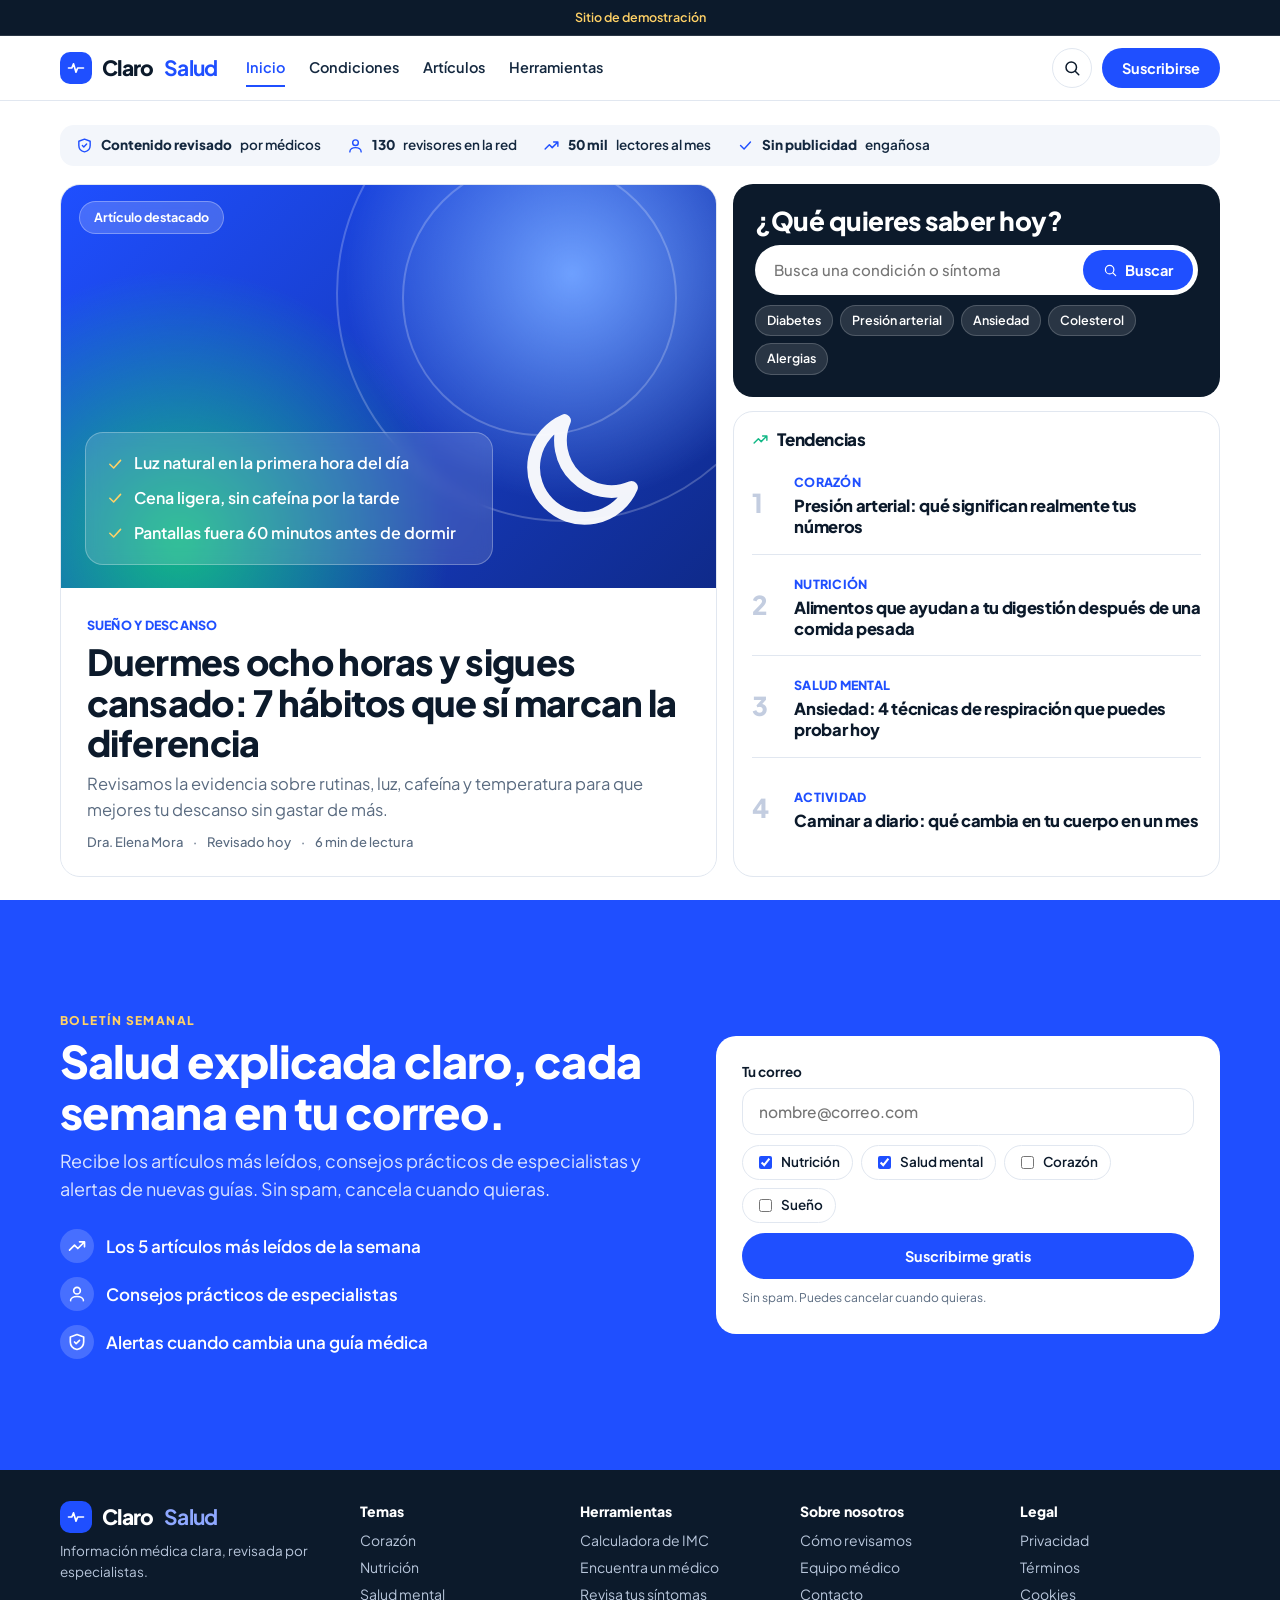
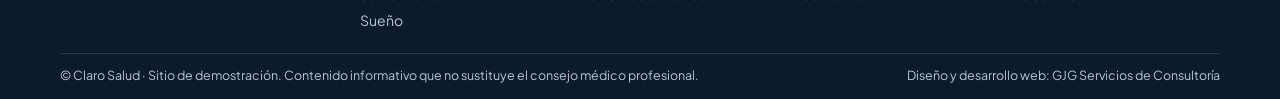
<file: salud/index.html>
<!DOCTYPE html>
<html lang="es">
<head>
<meta charset="utf-8">
<meta name="viewport" content="width=device-width, initial-scale=1">
<title>Claro Salud | Información médica clara (sitio de demostración)</title>
<meta name="description" content="Demo de un portal de información de salud.">
<link rel="icon" type="image/svg+xml" href="data:image/svg+xml,%3Csvg xmlns='http://www.w3.org/2000/svg' viewBox='0 0 64 64'%3E%3Crect width='64' height='64' rx='16' fill='%231f4fff'/%3E%3Cpath d='M8 34h13l6-15 10 28 7-17 4 4h8' fill='none' stroke='%23fff' stroke-width='5' stroke-linecap='round' stroke-linejoin='round'/%3E%3C/svg%3E">
<meta name="theme-color" content="#0c1a2b">
<link rel="preconnect" href="https://fonts.googleapis.com">
<link rel="preconnect" href="https://fonts.gstatic.com" crossorigin>
<link href="https://fonts.googleapis.com/css2?family=Plus+Jakarta+Sans:wght@400;500;600;700;800&display=swap" rel="stylesheet">
<link rel="stylesheet" href="assets/styles.css">
</head>
<body>

<svg width="0" height="0" style="position:absolute" aria-hidden="true">
  <symbol id="i-heart" viewBox="0 0 24 24"><path d="M12 21s-7-4.4-9-9a5 5 0 019-3 5 5 0 019 3c-2 4.6-9 9-9 9z"/></symbol>
  <symbol id="i-moon" viewBox="0 0 24 24"><path d="M20 14.5A8 8 0 019.5 4 8 8 0 1020 14.5z"/></symbol>
  <symbol id="i-brain" viewBox="0 0 24 24"><path d="M9 4a3 3 0 00-3 3 3 3 0 00-2 5 3 3 0 002 4 3 3 0 003 3V4zM15 4a3 3 0 013 3 3 3 0 012 5 3 3 0 01-2 4 3 3 0 01-3 3V4z"/></symbol>
  <symbol id="i-leaf" viewBox="0 0 24 24"><path d="M5 19c0-8 5-14 15-14 0 10-6 15-14 15M5 19l8-8"/></symbol>
  <symbol id="i-pulse" viewBox="0 0 24 24"><path d="M3 12h4l2-5 3 10 2-5h7"/></symbol>
  <symbol id="i-drop" viewBox="0 0 24 24"><path d="M12 3s6 6.5 6 11a6 6 0 01-12 0c0-4.5 6-11 6-11z"/></symbol>
  <symbol id="i-shield" viewBox="0 0 24 24"><path d="M12 3l8 3v6c0 5-3.5 8-8 9-4.5-1-8-4-8-9V6zM9 12l2 2 4-4"/></symbol>
  <symbol id="i-search" viewBox="0 0 24 24"><path d="M11 4a7 7 0 100 14 7 7 0 000-14zM21 21l-5-5"/></symbol>
  <symbol id="i-play" viewBox="0 0 24 24"><path d="M8 5v14l11-7z"/></symbol>
  <symbol id="i-flask" viewBox="0 0 24 24"><path d="M9 3h6M10 3v6l-5 9a2 2 0 002 3h10a2 2 0 002-3l-5-9V3"/></symbol>
  <symbol id="i-pill" viewBox="0 0 24 24"><path d="M10.5 3.5l10 10a4.2 4.2 0 01-6 6l-10-10a4.2 4.2 0 016-6zM8.5 8.5l7 7"/></symbol>
  <symbol id="i-pin" viewBox="0 0 24 24"><path d="M12 21s7-6 7-11a7 7 0 10-14 0c0 5 7 11 7 11zM12 12a2 2 0 100-4 2 2 0 000 4z"/></symbol>
  <symbol id="i-bell" viewBox="0 0 24 24"><path d="M6 9a6 6 0 1112 0c0 6 2 7 2 7H4s2-1 2-7zM10 20a2 2 0 004 0"/></symbol>
  <symbol id="i-scale" viewBox="0 0 24 24"><path d="M4 5h16v14H4zM8 9h8M9 14l3-3"/></symbol>
  <symbol id="i-check" viewBox="0 0 24 24"><path d="M5 12l5 5 9-10"/></symbol>
  <symbol id="i-arrow" viewBox="0 0 24 24"><path d="M5 12h14M13 6l6 6-6 6"/></symbol>
  <symbol id="i-trend" viewBox="0 0 24 24"><path d="M3 17l6-6 4 4 8-8M15 7h6v6"/></symbol>
  <symbol id="i-user" viewBox="0 0 24 24"><path d="M12 12a4 4 0 100-8 4 4 0 000 8zM4 21c0-4 4-6 8-6s8 2 8 6"/></symbol>
  <symbol id="i-run" viewBox="0 0 24 24"><path d="M13 4a2 2 0 100 .01M5 21l4-6 3 2 2-5-4-3-3 3M14 12l4 1"/></symbol>
</svg>

<div class="top">
  <div class="demo-bar">Sitio de demostración</div>
  <header class="nav">
    <div class="wrap">
      <a href="index.html" class="brand" aria-label="Claro Salud, inicio"><span class="mk"><svg class="i"><use href="#i-pulse"/></svg></span>Claro<b>Salud</b></a>
      <nav class="links" aria-label="Principal"><a href="index.html" aria-current="page">Inicio</a><a href="temas.html">Condiciones</a><a href="articulos.html">Artículos</a><a href="herramientas.html">Herramientas</a></nav>
      <div class="push">
        <a class="ib" href="index.html" aria-label="Buscar"><svg class="i"><use href="#i-search"/></svg></a>
        <a href="#boletin" class="btn btn-blue">Suscribirse</a>
      </div>
    </div>
  </header>
  <nav class="subnav" aria-label="Secciones"><a href="index.html" aria-current="page">Inicio</a><a href="temas.html">Condiciones</a><a href="articulos.html">Artículos</a><a href="herramientas.html">Herramientas</a></nav>
</div>

<main>
  <section id="inicio" class="screen">
    <div class="wrap">
      <div class="strip">
        <span><svg class="i"><use href="#i-shield"/></svg><b>Contenido revisado</b> por médicos</span>
        <span><svg class="i"><use href="#i-user"/></svg><b>130</b> revisores en la red</span>
        <span><svg class="i"><use href="#i-trend"/></svg><b>50 mil</b> lectores al mes</span>
        <span><svg class="i"><use href="#i-check"/></svg><b>Sin publicidad</b> engañosa</span>
      </div>
      <div class="hero-grid">
        <article class="feat">
          <div class="art">
            <i class="ring r1"></i><i class="ring r2"></i>
            <span class="tag">Artículo destacado</span>
            <svg class="i big"><use href="#i-moon"/></svg>
            <ul class="pts"><li><svg class="i"><use href="#i-check"/></svg>Luz natural en la primera hora del día</li><li><svg class="i"><use href="#i-check"/></svg>Cena ligera, sin cafeína por la tarde</li><li><svg class="i"><use href="#i-check"/></svg>Pantallas fuera 60 minutos antes de dormir</li></ul>
          </div>
          <div class="txt">
            <span class="cat">SUEÑO Y DESCANSO</span>
            <h1>Duermes ocho horas y sigues cansado: 7 hábitos que sí marcan la diferencia</h1>
            <p class="ex">Revisamos la evidencia sobre rutinas, luz, cafeína y temperatura para que mejores tu descanso sin gastar de más.</p>
            <div class="meta"><span>Dra. Elena Mora</span><span>·</span><span>Revisado hoy</span><span>·</span><span>6 min de lectura</span></div>
          </div>
        </article>
        <div class="side">
          <div class="search">
            <h2>¿Qué quieres saber hoy?</h2>
            <form class="sbox" onsubmit="event.preventDefault()">
              <input type="search" placeholder="Busca una condición o síntoma" aria-label="Buscar">
              <button class="btn btn-blue" type="submit"><svg class="i"><use href="#i-search"/></svg>Buscar</button>
            </form>
            <div class="chips"><a href="temas.html">Diabetes</a><a href="temas.html">Presión arterial</a><a href="temas.html">Ansiedad</a><a href="temas.html">Colesterol</a><a href="temas.html">Alergias</a></div>
          </div>
          <div class="trend">
            <h3><svg class="i"><use href="#i-trend"/></svg>Tendencias</h3>
            <ul>
              <li><span class="n">1</span><div><span class="cat">CORAZÓN</span><h4>Presión arterial: qué significan realmente tus números</h4></div></li>
              <li><span class="n">2</span><div><span class="cat">NUTRICIÓN</span><h4>Alimentos que ayudan a tu digestión después de una comida pesada</h4></div></li>
              <li><span class="n">3</span><div><span class="cat">SALUD MENTAL</span><h4>Ansiedad: 4 técnicas de respiración que puedes probar hoy</h4></div></li>
              <li><span class="n">4</span><div><span class="cat">ACTIVIDAD</span><h4>Caminar a diario: qué cambia en tu cuerpo en un mes</h4></div></li>
            </ul>
          </div>
        </div>
      </div>
    </div>
  </section>

  <div class="last">
    <section id="boletin">
      <div class="wrap">
        <div>
          <span class="eyebrow" style="color:var(--sun)">Boletín semanal</span>
          <h2>Salud explicada claro, cada semana en tu correo.</h2>
          <p class="lead">Recibe los artículos más leídos, consejos prácticos de especialistas y alertas de nuevas guías. Sin spam, cancela cuando quieras.</p>
          <ul class="bl"><li><svg class="i"><use href="#i-trend"/></svg>Los 5 artículos más leídos de la semana</li><li><svg class="i"><use href="#i-user"/></svg>Consejos prácticos de especialistas</li><li><svg class="i"><use href="#i-shield"/></svg>Alertas cuando cambia una guía médica</li></ul>
        </div>
        <form class="nl" onsubmit="event.preventDefault();this.querySelector('button').textContent='Gracias, es una demostración';">
          <label>Tu correo<input type="email" placeholder="nombre@correo.com" required></label>
          <div class="opts" role="group" aria-label="Temas">
            <label><input type="checkbox" checked>Nutrición</label>
            <label><input type="checkbox" checked>Salud mental</label>
            <label><input type="checkbox">Corazón</label>
            <label><input type="checkbox">Sueño</label>
          </div>
          <button class="btn btn-blue" type="submit" style="padding:14px">Suscribirme gratis</button>
          <small>Sin spam. Puedes cancelar cuando quieras.</small>
        </form>
      </div>
    </section>
    <footer>
      <div class="wrap">
        <div class="fcols">
          <div class="fbrand"><a href="index.html" class="brand" style="color:#fff"><span class="mk"><svg class="i"><use href="#i-pulse"/></svg></span>Claro<b style="color:#8fa8ff">Salud</b></a><p>Información médica clara, revisada por especialistas.</p></div>
          <div><h5>Temas</h5><ul><li><a href="temas.html">Corazón</a></li><li><a href="temas.html">Nutrición</a></li><li><a href="temas.html">Salud mental</a></li><li><a href="temas.html">Sueño</a></li></ul></div>
          <div><h5>Herramientas</h5><ul><li><a href="herramientas.html">Calculadora de IMC</a></li><li><a href="herramientas.html">Encuentra un médico</a></li><li><a href="herramientas.html">Revisa tus síntomas</a></li></ul></div>
          <div><h5>Sobre nosotros</h5><ul><li><a href="herramientas.html">Cómo revisamos</a></li><li><a href="herramientas.html">Equipo médico</a></li><li><a href="#boletin">Contacto</a></li></ul></div>
          <div><h5>Legal</h5><ul><li><a href="index.html">Privacidad</a></li><li><a href="index.html">Términos</a></li><li><a href="index.html">Cookies</a></li></ul></div>
        </div>
        <div class="legal">
          <span>© Claro Salud · Sitio de demostración. Contenido informativo que no sustituye el consejo médico profesional.</span>
          <span>Diseño y desarrollo web: GJG Servicios de Consultoría</span>
        </div>
      </div>
    </footer>
  </div>
</main>

<script src="assets/app.js"></script>
</body>
</html>
</file>
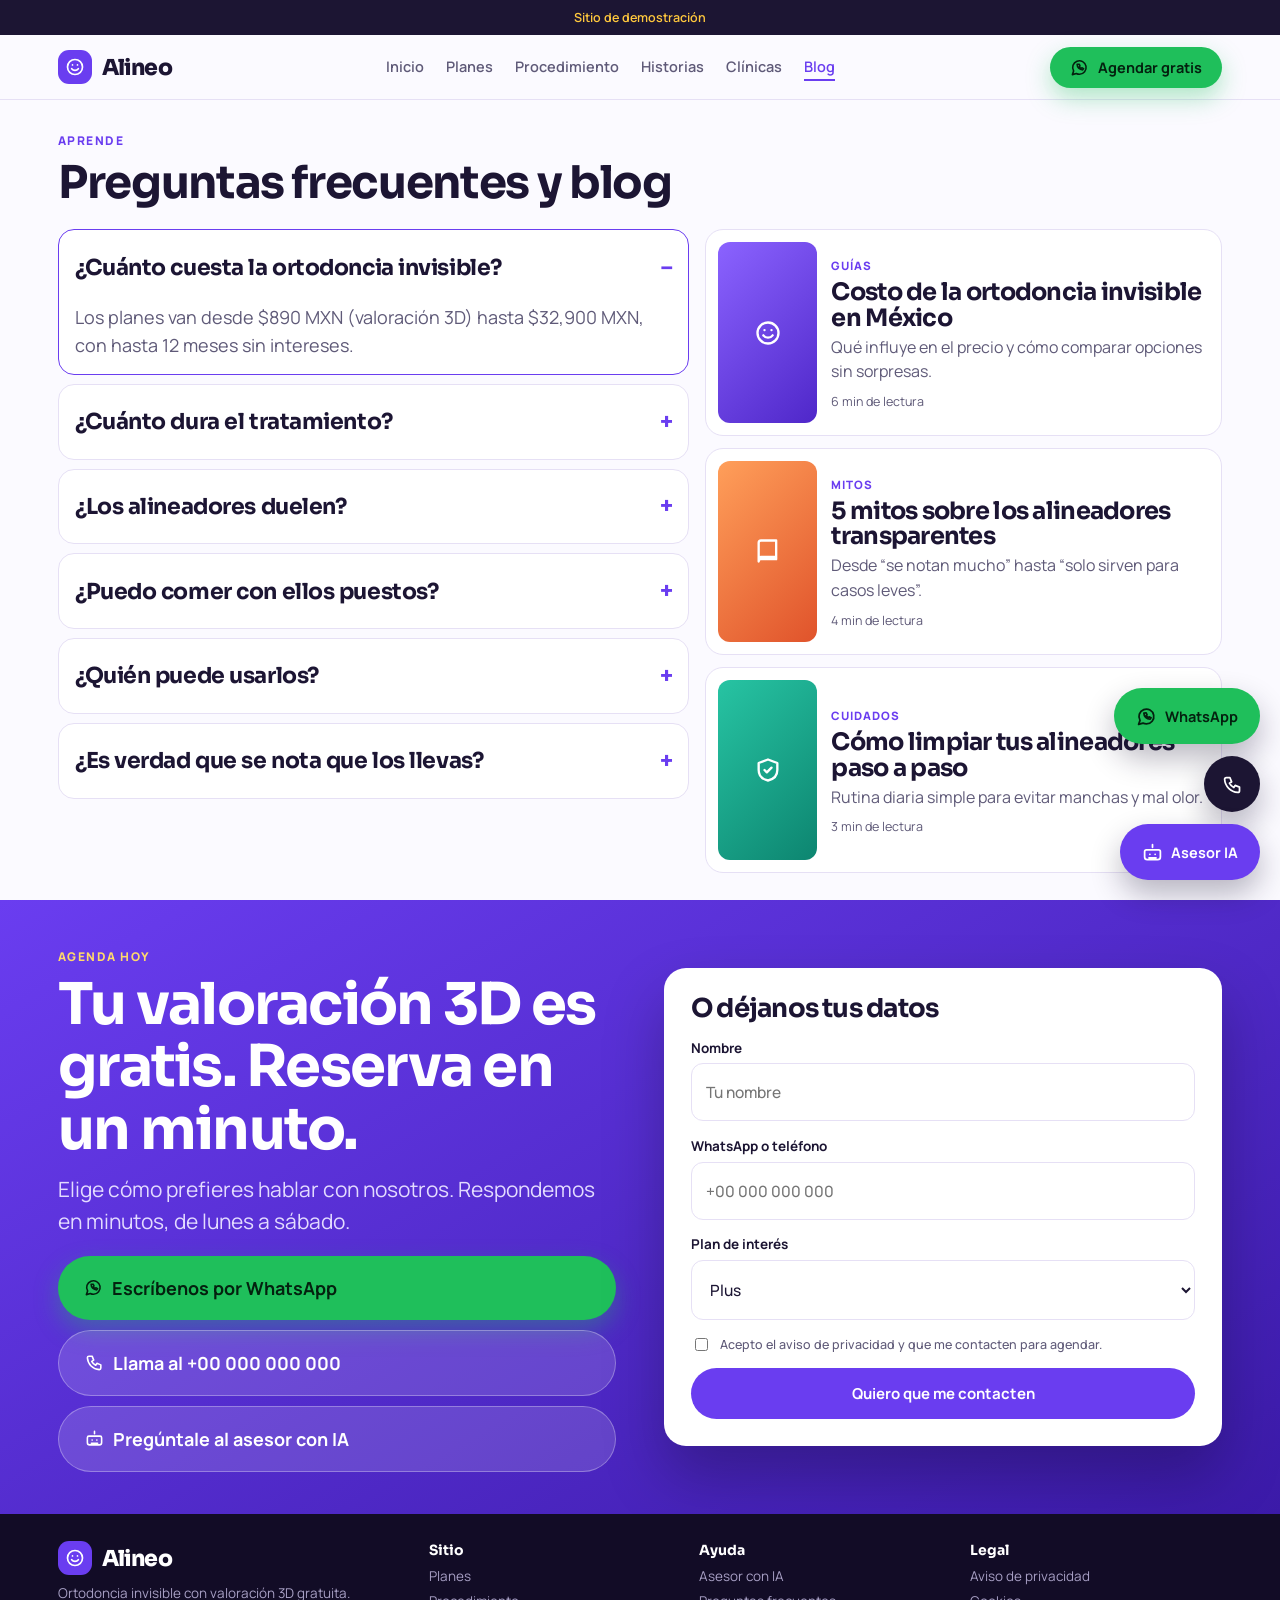
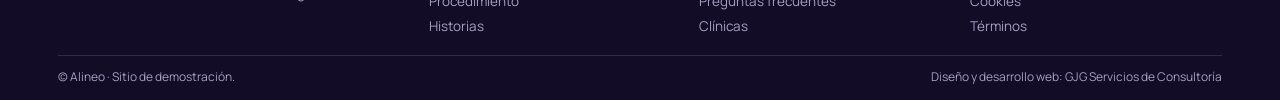
<file: clinica/blog.html>
<!DOCTYPE html>
<html lang="es">
<head>
<meta charset="utf-8">
<meta name="viewport" content="width=device-width, initial-scale=1">
<title>Preguntas frecuentes y blog | Alineo (demo)</title>
<meta name="description" content="Preguntas frecuentes y guías sobre ortodoncia invisible. Sitio de demostración.">
<meta property="og:title" content="Preguntas frecuentes y blog | Alineo (demo)">
<meta property="og:description" content="Preguntas frecuentes y guías sobre ortodoncia invisible. Sitio de demostración.">
<link rel="icon" type="image/svg+xml" href="data:image/svg+xml,%3Csvg xmlns='http://www.w3.org/2000/svg' viewBox='0 0 64 64'%3E%3Crect width='64' height='64' rx='18' fill='%236a3df0'/%3E%3Cpath d='M12 30c8 14 32 14 40 0' fill='none' stroke='%23fff' stroke-width='6' stroke-linecap='round'/%3E%3Ccircle cx='32' cy='22' r='4' fill='%23ffc83d'/%3E%3C/svg%3E">
<meta name="theme-color" content="#6a3df0">
<link rel="preconnect" href="https://fonts.googleapis.com">
<link rel="preconnect" href="https://fonts.gstatic.com" crossorigin>
<link href="https://fonts.googleapis.com/css2?family=Manrope:wght@400;500;600;700&family=Sora:wght@600;700;800&display=swap" rel="stylesheet">
<script type="application/ld+json">
{"@context":"https://schema.org","@type":"FAQPage","mainEntity":[
{"@type":"Question","name":"¿Cuánto cuesta la ortodoncia invisible?","acceptedAnswer":{"@type":"Answer","text":"Los planes van desde $890 MXN (valoración 3D) hasta $32,900 MXN, con hasta 12 meses sin intereses."}},
{"@type":"Question","name":"¿Cuánto dura el tratamiento?","acceptedAnswer":{"@type":"Answer","text":"Entre 6 y 18 meses según el caso. La valoración 3D estima tu tiempo."}},
{"@type":"Question","name":"¿Los alineadores duelen?","acceptedAnswer":{"@type":"Answer","text":"Puedes sentir presión leve los primeros días de cada juego, pero no es doloroso."}}]}
</script>
<link rel="stylesheet" href="assets/styles.css">
</head>
<body>

<svg width="0" height="0" style="position:absolute" aria-hidden="true">
<svg width="0" height="0" style="position:absolute" aria-hidden="true">
  <symbol id="i-wa" viewBox="0 0 24 24"><path d="M3 21l1.6-4.6A8.5 8.5 0 1112 20.5a8.4 8.4 0 01-4-1zM9 8c0 4 3 7 7 7l1.2-1.6-2.2-1-1 .8c-1-.4-1.8-1.2-2.2-2.2l.8-1-1-2.2z"/></symbol>
  <symbol id="i-phone" viewBox="0 0 24 24"><path d="M5 4h4l2 5-2.5 1.5a11 11 0 005 5L15 13l5 2v4a2 2 0 01-2 2A16 16 0 013 6a2 2 0 012-2z"/></symbol>
  <symbol id="i-bot" viewBox="0 0 24 24"><path d="M12 3v3M5 9h14a2 2 0 012 2v6a3 3 0 01-3 3H6a3 3 0 01-3-3v-6a2 2 0 012-2zM9 14h.01M15 14h.01M8 18h8"/></symbol>
  <symbol id="i-check" viewBox="0 0 24 24"><path d="M5 12l5 5 9-10"/></symbol>
  <symbol id="i-x" viewBox="0 0 24 24"><path d="M6 6l12 12M18 6L6 18"/></symbol>
  <symbol id="i-clock" viewBox="0 0 24 24"><circle cx="12" cy="12" r="9"/><path d="M12 7v5l3 2"/></symbol>
  <symbol id="i-send" viewBox="0 0 24 24"><path d="M4 12l16-8-6 16-3-6z"/></symbol>
  <symbol id="i-pin" viewBox="0 0 24 24"><path d="M12 21s7-6 7-11a7 7 0 10-14 0c0 5 7 11 7 11zM12 12a2 2 0 100-4 2 2 0 000 4z"/></symbol>
  <symbol id="i-play" viewBox="0 0 24 24"><path d="M8 5v14l11-7z"/></symbol>
  <symbol id="i-shield" viewBox="0 0 24 24"><path d="M12 3l8 3v6c0 5-3.5 8-8 9-4.5-1-8-4-8-9V6zM9 12l2 2 4-4"/></symbol>
  <symbol id="i-lock" viewBox="0 0 24 24"><rect x="5" y="11" width="14" height="9" rx="2"/><path d="M8 11V8a4 4 0 018 0v3"/></symbol>
  <symbol id="i-book" viewBox="0 0 24 24"><path d="M4 5a2 2 0 012-2h13v16H6a2 2 0 00-2 2zM4 19a2 2 0 012-2h13"/></symbol>
  <symbol id="i-smile" viewBox="0 0 24 24"><circle cx="12" cy="12" r="9"/><path d="M8 14s1.5 2 4 2 4-2 4-2M9 9.5h.01M15 9.5h.01"/></symbol>
  <symbol id="i-card" viewBox="0 0 24 24"><rect x="3" y="6" width="18" height="12" rx="2"/><path d="M3 10h18"/></symbol>
</svg>
</svg>

<div class="top">
  <div class="demo-bar">Sitio de demostración</div>
  <header class="nav">
    <div class="wrap">
      <a href="index.html" class="brand" aria-label="Alineo, inicio"><span class="mk"><svg class="i"><use href="#i-smile"/></svg></span>Alineo</a>
      <nav class="links" aria-label="Principal"><a href="index.html">Inicio</a><a href="planes.html">Planes</a><a href="procedimiento.html">Procedimiento</a><a href="historias.html">Historias</a><a href="clinicas.html">Clínicas</a><a href="blog.html" aria-current="page">Blog</a></nav>
      <div class="push"><a href="#cita" class="btn btn-wa"><svg class="i"><use href="#i-wa"/></svg>Agendar gratis</a></div>
    </div>
  </header>
  <nav class="subnav" aria-label="Secciones"><a href="index.html">Inicio</a><a href="planes.html">Planes</a><a href="procedimiento.html">Procedimiento</a><a href="historias.html">Historias</a><a href="clinicas.html">Clínicas</a><a href="blog.html" aria-current="page">Blog</a></nav>
</div>

<main>
  <section id="aprende" class="screen">
    <div class="wrap">
      <div class="head"><span class="eyebrow">Aprende</span><h2>Preguntas frecuentes y blog</h2></div>
      <div class="learn">
        <div class="faq">
          <details open><summary>¿Cuánto cuesta la ortodoncia invisible?</summary><p>Los planes van desde $890 MXN (valoración 3D) hasta $32,900 MXN, con hasta 12 meses sin intereses.</p></details>
          <details><summary>¿Cuánto dura el tratamiento?</summary><p>Entre 6 y 18 meses según el caso. La valoración 3D estima tu tiempo con precisión.</p></details>
          <details><summary>¿Los alineadores duelen?</summary><p>Puedes sentir presión leve los primeros días de cada juego, pero no es doloroso.</p></details>
          <details><summary>¿Puedo comer con ellos puestos?</summary><p>No. Te los quitas para comer y los vuelves a colocar después de cepillarte.</p></details>
          <details><summary>¿Quién puede usarlos?</summary><p>La mayoría de adultos y adolescentes. Un especialista lo confirma en tu valoración.</p></details>
          <details><summary>¿Es verdad que se nota que los llevas?</summary><p>Son transparentes y casi imperceptibles. La mayoría de las personas no lo nota.</p></details>
        </div>
        <div class="blog">
          <a class="post" href="#aprende"><span class="th a"><svg class="i"><use href="#i-smile"/></svg></span><div><span class="cat">Guías</span><h4>Costo de la ortodoncia invisible en México</h4><p>Qué influye en el precio y cómo comparar opciones sin sorpresas.</p><small>6 min de lectura</small></div></a>
          <a class="post" href="#aprende"><span class="th b"><svg class="i"><use href="#i-book"/></svg></span><div><span class="cat">Mitos</span><h4>5 mitos sobre los alineadores transparentes</h4><p>Desde “se notan mucho” hasta “solo sirven para casos leves”.</p><small>4 min de lectura</small></div></a>
          <a class="post" href="#aprende"><span class="th c"><svg class="i"><use href="#i-shield"/></svg></span><div><span class="cat">Cuidados</span><h4>Cómo limpiar tus alineadores paso a paso</h4><p>Rutina diaria simple para evitar manchas y mal olor.</p><small>3 min de lectura</small></div></a>
        </div>
      </div>
    </div>
  </section>

  <div class="last">
    <section id="cita">
      <div class="wrap">
        <div>
          <span class="eyebrow" style="color:#ffd96b">Agenda hoy</span>
          <h2>Tu valoración 3D es gratis. Reserva en un minuto.</h2>
          <p class="lead">Elige cómo prefieres hablar con nosotros. Respondemos en minutos, de lunes a sábado.</p>
          <div class="ch">
            <a class="btn btn-wa" href="https://wa.me/?text=Hola%2C%20quiero%20agendar%20mi%20valoraci%C3%B3n%20gratuita" target="_blank" rel="noopener"><svg class="i"><use href="#i-wa"/></svg>Escríbenos por WhatsApp</a>
            <a class="btn btn-ghost" href="tel:+000000000000"><svg class="i"><use href="#i-phone"/></svg>Llama al +00 000 000 000</a>
            <button class="btn btn-ghost" type="button" data-open-chat><svg class="i"><use href="#i-bot"/></svg>Pregúntale al asesor con IA</button>
          </div>
        </div>
        <form class="lead-form" id="lead">
          <h3>O déjanos tus datos</h3>
          <label>Nombre<input type="text" name="nombre" placeholder="Tu nombre" autocomplete="name" required></label>
          <label>WhatsApp o teléfono<input type="tel" name="tel" placeholder="+00 000 000 000" autocomplete="tel" required></label>
          <label>Plan de interés<select name="plan"><option>Valoración 3D (Esencial)</option><option selected>Plus</option><option>Premium</option><option>Aún no lo sé</option></select></label>
          <label class="ck"><input type="checkbox" required><span>Acepto el aviso de privacidad y que me contacten para agendar.</span></label>
          <button class="btn btn-violet" type="submit" style="padding:15px">Quiero que me contacten</button>
        </form>
      </div>
    </section>
    <footer>
      <div class="wrap">
        <div class="fcols">
          <div><div class="brand" style="color:#fff;margin-bottom:8px"><span class="mk"><svg class="i"><use href="#i-smile"/></svg></span>Alineo</div><p>Ortodoncia invisible con valoración 3D gratuita.</p></div>
          <div><h5>Sitio</h5><ul><li><a href="planes.html">Planes</a></li><li><a href="procedimiento.html">Procedimiento</a></li><li><a href="historias.html">Historias</a></li></ul></div>
          <div><h5>Ayuda</h5><ul><li><a href="index.html#asesor">Asesor con IA</a></li><li><a href="blog.html">Preguntas frecuentes</a></li><li><a href="clinicas.html">Clínicas</a></li></ul></div>
          <div><h5>Legal</h5><ul><li><a href="#cita">Aviso de privacidad</a></li><li><a href="#cita">Cookies</a></li><li><a href="#cita">Términos</a></li></ul></div>
        </div>
        <div class="legal">
          <span>© Alineo · Sitio de demostración.</span>
          <span>Diseño y desarrollo web: GJG Servicios de Consultoría</span>
        </div>
      </div>
    </footer>
  </div>
</main>

<!-- Floating CTAs -->
<div class="dock" id="dock">
  <a class="dk-wa" href="https://wa.me/?text=Hola%2C%20quiero%20agendar%20mi%20valoraci%C3%B3n%20gratuita" target="_blank" rel="noopener" aria-label="WhatsApp"><svg class="i"><use href="#i-wa"/></svg><span>WhatsApp</span></a>
  <a class="dk-call" href="tel:+000000000000" aria-label="Llamar"><svg class="i"><use href="#i-phone"/></svg><span>Llamar</span></a>
  <button class="dk-ai" type="button" data-open-chat aria-label="Abrir asesor con IA"><svg class="i"><use href="#i-bot"/></svg><span>Asesor IA</span></button>
</div>
<div class="chat-pop" id="chat-pop" role="dialog" aria-label="Asesor virtual Alineo"></div>

<script src="assets/app.js"></script>
</body>
</html>
</file>
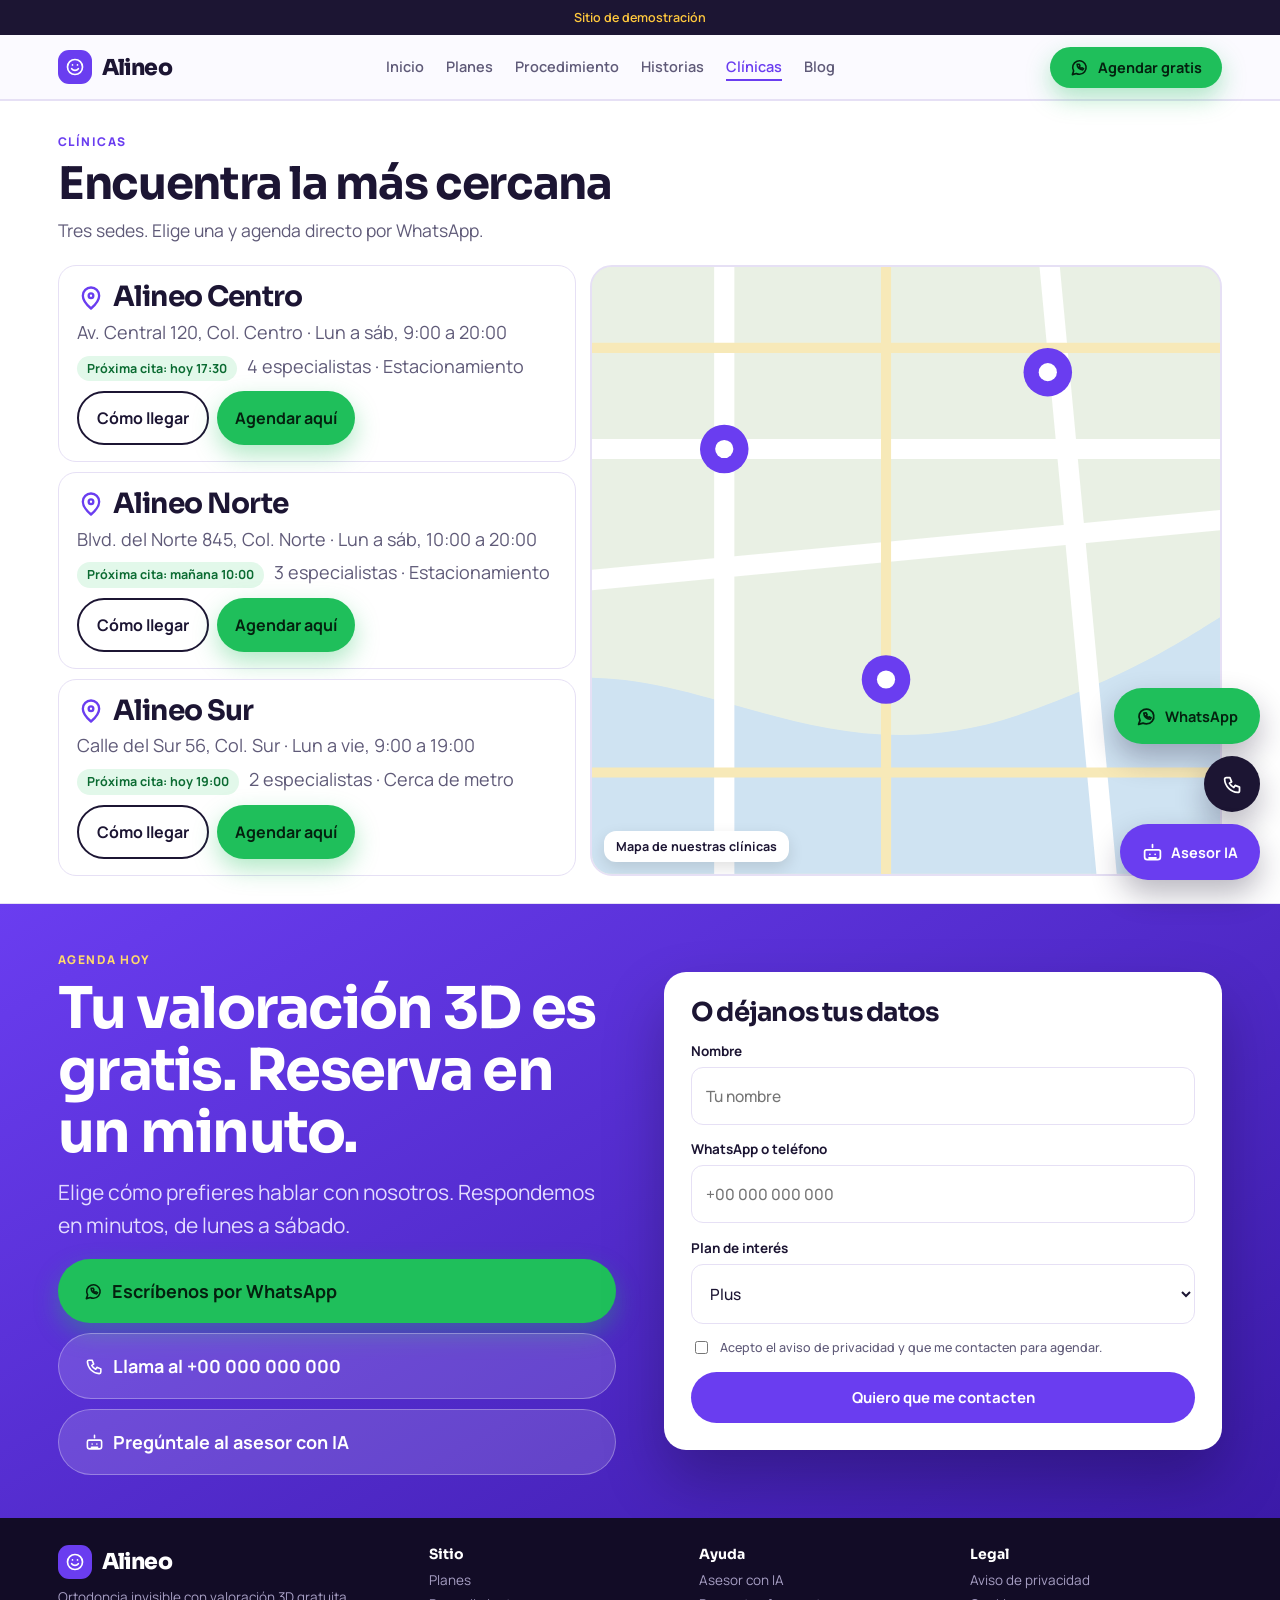
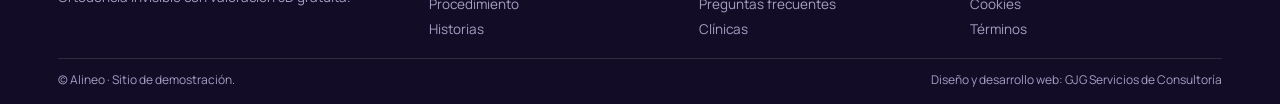
<file: clinica/clinicas.html>
<!DOCTYPE html>
<html lang="es">
<head>
<meta charset="utf-8">
<meta name="viewport" content="width=device-width, initial-scale=1">
<title>Clínicas y horarios | Alineo (demo)</title>
<meta name="description" content="Tres clínicas con horarios, mapa y agenda por WhatsApp. Sitio de demostración.">
<meta property="og:title" content="Clínicas y horarios | Alineo (demo)">
<meta property="og:description" content="Tres clínicas con horarios, mapa y agenda por WhatsApp. Sitio de demostración.">
<link rel="icon" type="image/svg+xml" href="data:image/svg+xml,%3Csvg xmlns='http://www.w3.org/2000/svg' viewBox='0 0 64 64'%3E%3Crect width='64' height='64' rx='18' fill='%236a3df0'/%3E%3Cpath d='M12 30c8 14 32 14 40 0' fill='none' stroke='%23fff' stroke-width='6' stroke-linecap='round'/%3E%3Ccircle cx='32' cy='22' r='4' fill='%23ffc83d'/%3E%3C/svg%3E">
<meta name="theme-color" content="#6a3df0">
<link rel="preconnect" href="https://fonts.googleapis.com">
<link rel="preconnect" href="https://fonts.gstatic.com" crossorigin>
<link href="https://fonts.googleapis.com/css2?family=Manrope:wght@400;500;600;700&family=Sora:wght@600;700;800&display=swap" rel="stylesheet">
<link rel="stylesheet" href="assets/styles.css">
</head>
<body>

<svg width="0" height="0" style="position:absolute" aria-hidden="true">
<svg width="0" height="0" style="position:absolute" aria-hidden="true">
  <symbol id="i-wa" viewBox="0 0 24 24"><path d="M3 21l1.6-4.6A8.5 8.5 0 1112 20.5a8.4 8.4 0 01-4-1zM9 8c0 4 3 7 7 7l1.2-1.6-2.2-1-1 .8c-1-.4-1.8-1.2-2.2-2.2l.8-1-1-2.2z"/></symbol>
  <symbol id="i-phone" viewBox="0 0 24 24"><path d="M5 4h4l2 5-2.5 1.5a11 11 0 005 5L15 13l5 2v4a2 2 0 01-2 2A16 16 0 013 6a2 2 0 012-2z"/></symbol>
  <symbol id="i-bot" viewBox="0 0 24 24"><path d="M12 3v3M5 9h14a2 2 0 012 2v6a3 3 0 01-3 3H6a3 3 0 01-3-3v-6a2 2 0 012-2zM9 14h.01M15 14h.01M8 18h8"/></symbol>
  <symbol id="i-check" viewBox="0 0 24 24"><path d="M5 12l5 5 9-10"/></symbol>
  <symbol id="i-x" viewBox="0 0 24 24"><path d="M6 6l12 12M18 6L6 18"/></symbol>
  <symbol id="i-clock" viewBox="0 0 24 24"><circle cx="12" cy="12" r="9"/><path d="M12 7v5l3 2"/></symbol>
  <symbol id="i-send" viewBox="0 0 24 24"><path d="M4 12l16-8-6 16-3-6z"/></symbol>
  <symbol id="i-pin" viewBox="0 0 24 24"><path d="M12 21s7-6 7-11a7 7 0 10-14 0c0 5 7 11 7 11zM12 12a2 2 0 100-4 2 2 0 000 4z"/></symbol>
  <symbol id="i-play" viewBox="0 0 24 24"><path d="M8 5v14l11-7z"/></symbol>
  <symbol id="i-shield" viewBox="0 0 24 24"><path d="M12 3l8 3v6c0 5-3.5 8-8 9-4.5-1-8-4-8-9V6zM9 12l2 2 4-4"/></symbol>
  <symbol id="i-lock" viewBox="0 0 24 24"><rect x="5" y="11" width="14" height="9" rx="2"/><path d="M8 11V8a4 4 0 018 0v3"/></symbol>
  <symbol id="i-book" viewBox="0 0 24 24"><path d="M4 5a2 2 0 012-2h13v16H6a2 2 0 00-2 2zM4 19a2 2 0 012-2h13"/></symbol>
  <symbol id="i-smile" viewBox="0 0 24 24"><circle cx="12" cy="12" r="9"/><path d="M8 14s1.5 2 4 2 4-2 4-2M9 9.5h.01M15 9.5h.01"/></symbol>
  <symbol id="i-card" viewBox="0 0 24 24"><rect x="3" y="6" width="18" height="12" rx="2"/><path d="M3 10h18"/></symbol>
</svg>
</svg>

<div class="top">
  <div class="demo-bar">Sitio de demostración</div>
  <header class="nav">
    <div class="wrap">
      <a href="index.html" class="brand" aria-label="Alineo, inicio"><span class="mk"><svg class="i"><use href="#i-smile"/></svg></span>Alineo</a>
      <nav class="links" aria-label="Principal"><a href="index.html">Inicio</a><a href="planes.html">Planes</a><a href="procedimiento.html">Procedimiento</a><a href="historias.html">Historias</a><a href="clinicas.html" aria-current="page">Clínicas</a><a href="blog.html">Blog</a></nav>
      <div class="push"><a href="#cita" class="btn btn-wa"><svg class="i"><use href="#i-wa"/></svg>Agendar gratis</a></div>
    </div>
  </header>
  <nav class="subnav" aria-label="Secciones"><a href="index.html">Inicio</a><a href="planes.html">Planes</a><a href="procedimiento.html">Procedimiento</a><a href="historias.html">Historias</a><a href="clinicas.html" aria-current="page">Clínicas</a><a href="blog.html">Blog</a></nav>
</div>

<main>
  <section id="clinicas" class="screen" style="background:#fff;border-block:1px solid var(--line)">
    <div class="wrap">
      <div class="head"><span class="eyebrow">Clínicas</span><h2>Encuentra la más cercana</h2><p>Tres sedes. Elige una y agenda directo por WhatsApp.</p></div>
      <div class="loc">
        <div class="clin">
          <article class="cl"><h4><svg class="i"><use href="#i-pin"/></svg>Alineo Centro</h4><p>Av. Central 120, Col. Centro · Lun a sáb, 9:00 a 20:00</p><p class="sp"><span class="avail">Próxima cita: hoy 17:30</span> 4 especialistas · Estacionamiento</p><div class="row"><a class="btn btn-line" href="#clinicas">Cómo llegar</a><a class="btn btn-wa" href="https://wa.me/?text=Hola%2C%20quiero%20agendar%20en%20Alineo%20Centro" target="_blank" rel="noopener">Agendar aquí</a></div></article>
          <article class="cl"><h4><svg class="i"><use href="#i-pin"/></svg>Alineo Norte</h4><p>Blvd. del Norte 845, Col. Norte · Lun a sáb, 10:00 a 20:00</p><p class="sp"><span class="avail">Próxima cita: mañana 10:00</span> 3 especialistas · Estacionamiento</p><div class="row"><a class="btn btn-line" href="#clinicas">Cómo llegar</a><a class="btn btn-wa" href="https://wa.me/?text=Hola%2C%20quiero%20agendar%20en%20Alineo%20Norte" target="_blank" rel="noopener">Agendar aquí</a></div></article>
          <article class="cl"><h4><svg class="i"><use href="#i-pin"/></svg>Alineo Sur</h4><p>Calle del Sur 56, Col. Sur · Lun a vie, 9:00 a 19:00</p><p class="sp"><span class="avail">Próxima cita: hoy 19:00</span> 2 especialistas · Cerca de metro</p><div class="row"><a class="btn btn-line" href="#clinicas">Cómo llegar</a><a class="btn btn-wa" href="https://wa.me/?text=Hola%2C%20quiero%20agendar%20en%20Alineo%20Sur" target="_blank" rel="noopener">Agendar aquí</a></div></article>
        </div>
        <div class="map" role="img" aria-label="Mapa con tres clínicas">
          <svg viewBox="0 0 400 300" preserveAspectRatio="xMidYMid slice" aria-hidden="true">
            <rect width="400" height="300" fill="#e9f0e4"/>
            <path d="M0 210 C90 180 150 260 260 220 S360 150 400 170 V300 H0z" fill="#cfe3f2"/>
            <g stroke="#fff" stroke-width="10" fill="none" stroke-linecap="round"><path d="M-10 90H410"/><path d="M110-10V310"/><path d="M-10 160 L410 120"/><path d="M270-10 L300 310"/></g>
            <g stroke="#f7e9b8" stroke-width="5" fill="none"><path d="M-10 40H410"/><path d="M190-10V310"/><path d="M-10 250H410"/></g>
            <g><circle cx="110" cy="90" r="12" fill="#6a3df0"/><circle cx="110" cy="90" r="4.5" fill="#fff"/><circle cx="270" cy="52" r="12" fill="#6a3df0"/><circle cx="270" cy="52" r="4.5" fill="#fff"/><circle cx="190" cy="204" r="12" fill="#6a3df0"/><circle cx="190" cy="204" r="4.5" fill="#fff"/></g>
          </svg>
          <span class="lbl">Mapa de nuestras clínicas</span>
        </div>
      </div>
    </div>
  </section>

  <div class="last">
    <section id="cita">
      <div class="wrap">
        <div>
          <span class="eyebrow" style="color:#ffd96b">Agenda hoy</span>
          <h2>Tu valoración 3D es gratis. Reserva en un minuto.</h2>
          <p class="lead">Elige cómo prefieres hablar con nosotros. Respondemos en minutos, de lunes a sábado.</p>
          <div class="ch">
            <a class="btn btn-wa" href="https://wa.me/?text=Hola%2C%20quiero%20agendar%20mi%20valoraci%C3%B3n%20gratuita" target="_blank" rel="noopener"><svg class="i"><use href="#i-wa"/></svg>Escríbenos por WhatsApp</a>
            <a class="btn btn-ghost" href="tel:+000000000000"><svg class="i"><use href="#i-phone"/></svg>Llama al +00 000 000 000</a>
            <button class="btn btn-ghost" type="button" data-open-chat><svg class="i"><use href="#i-bot"/></svg>Pregúntale al asesor con IA</button>
          </div>
        </div>
        <form class="lead-form" id="lead">
          <h3>O déjanos tus datos</h3>
          <label>Nombre<input type="text" name="nombre" placeholder="Tu nombre" autocomplete="name" required></label>
          <label>WhatsApp o teléfono<input type="tel" name="tel" placeholder="+00 000 000 000" autocomplete="tel" required></label>
          <label>Plan de interés<select name="plan"><option>Valoración 3D (Esencial)</option><option selected>Plus</option><option>Premium</option><option>Aún no lo sé</option></select></label>
          <label class="ck"><input type="checkbox" required><span>Acepto el aviso de privacidad y que me contacten para agendar.</span></label>
          <button class="btn btn-violet" type="submit" style="padding:15px">Quiero que me contacten</button>
        </form>
      </div>
    </section>
    <footer>
      <div class="wrap">
        <div class="fcols">
          <div><div class="brand" style="color:#fff;margin-bottom:8px"><span class="mk"><svg class="i"><use href="#i-smile"/></svg></span>Alineo</div><p>Ortodoncia invisible con valoración 3D gratuita.</p></div>
          <div><h5>Sitio</h5><ul><li><a href="planes.html">Planes</a></li><li><a href="procedimiento.html">Procedimiento</a></li><li><a href="historias.html">Historias</a></li></ul></div>
          <div><h5>Ayuda</h5><ul><li><a href="index.html#asesor">Asesor con IA</a></li><li><a href="blog.html">Preguntas frecuentes</a></li><li><a href="clinicas.html">Clínicas</a></li></ul></div>
          <div><h5>Legal</h5><ul><li><a href="#cita">Aviso de privacidad</a></li><li><a href="#cita">Cookies</a></li><li><a href="#cita">Términos</a></li></ul></div>
        </div>
        <div class="legal">
          <span>© Alineo · Sitio de demostración.</span>
          <span>Diseño y desarrollo web: GJG Servicios de Consultoría</span>
        </div>
      </div>
    </footer>
  </div>
</main>

<!-- Floating CTAs -->
<div class="dock" id="dock">
  <a class="dk-wa" href="https://wa.me/?text=Hola%2C%20quiero%20agendar%20mi%20valoraci%C3%B3n%20gratuita" target="_blank" rel="noopener" aria-label="WhatsApp"><svg class="i"><use href="#i-wa"/></svg><span>WhatsApp</span></a>
  <a class="dk-call" href="tel:+000000000000" aria-label="Llamar"><svg class="i"><use href="#i-phone"/></svg><span>Llamar</span></a>
  <button class="dk-ai" type="button" data-open-chat aria-label="Abrir asesor con IA"><svg class="i"><use href="#i-bot"/></svg><span>Asesor IA</span></button>
</div>
<div class="chat-pop" id="chat-pop" role="dialog" aria-label="Asesor virtual Alineo"></div>

<script src="assets/app.js"></script>
</body>
</html>
</file>
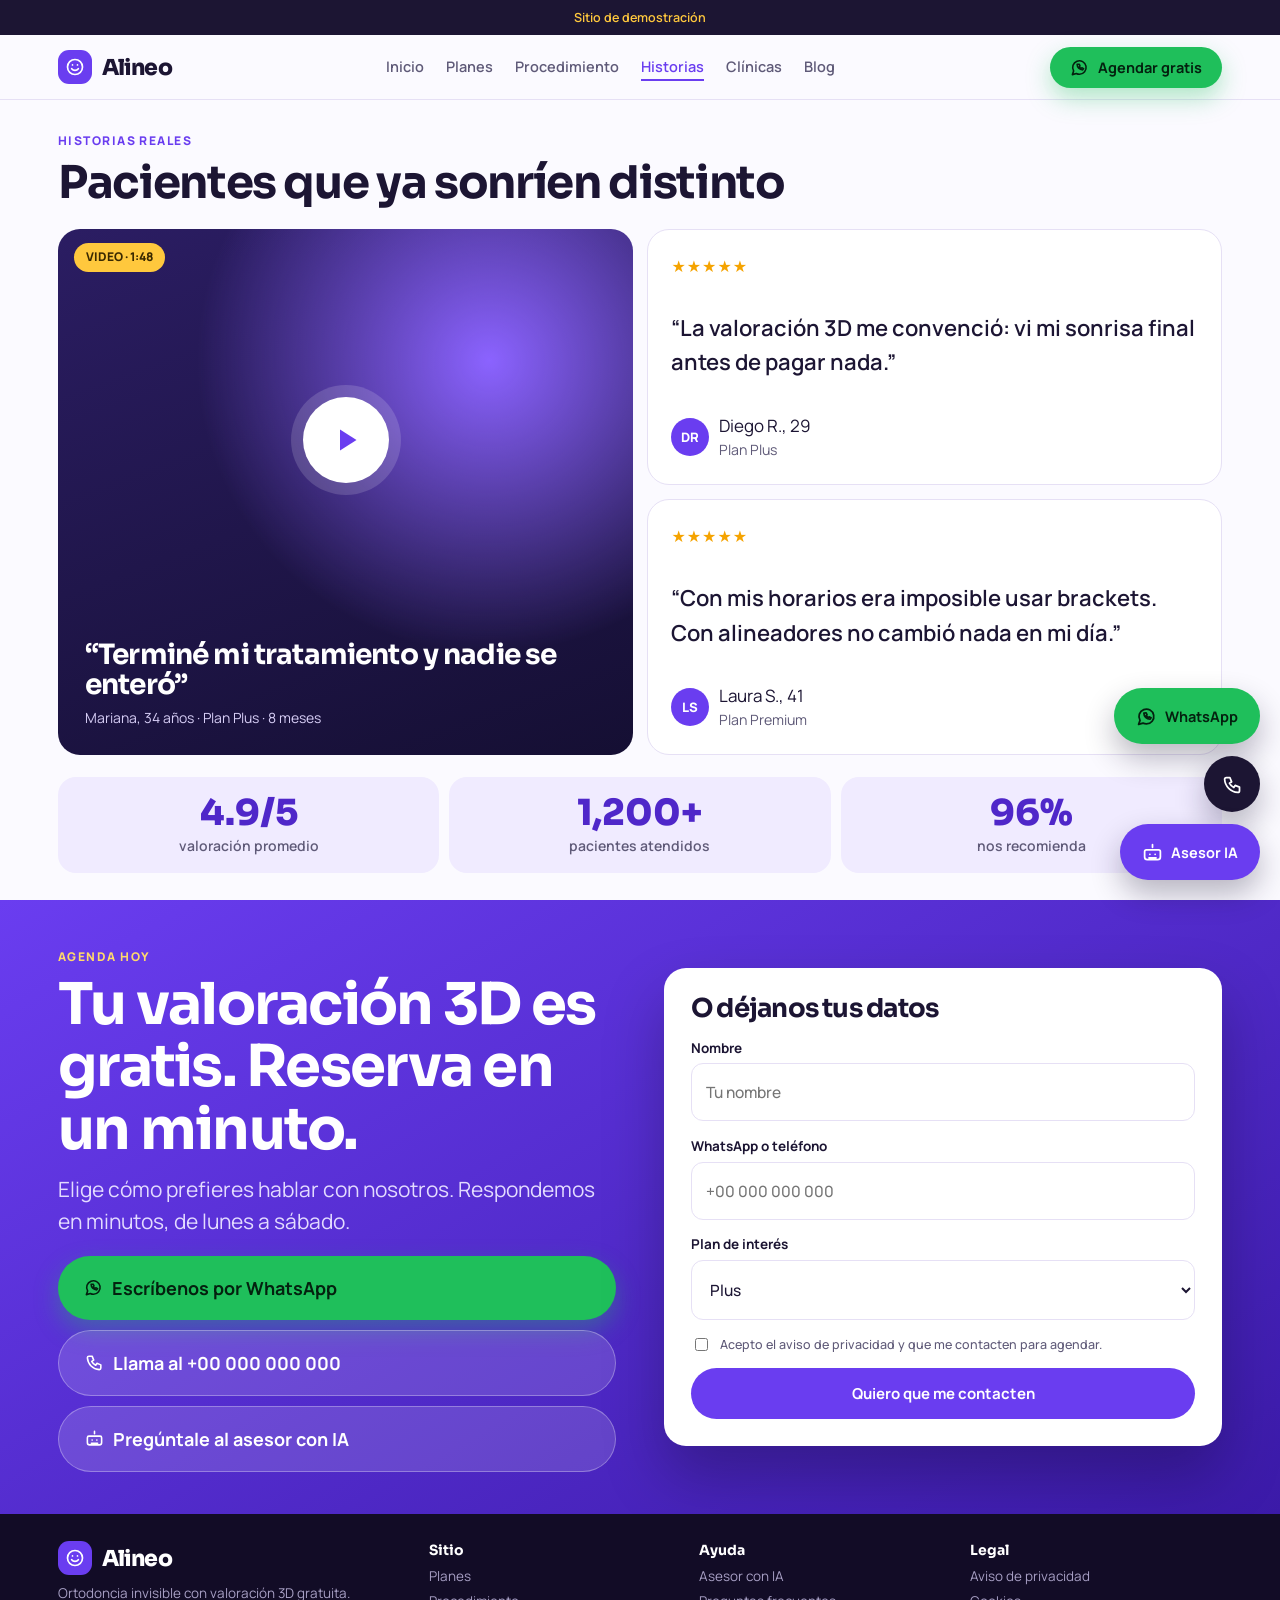
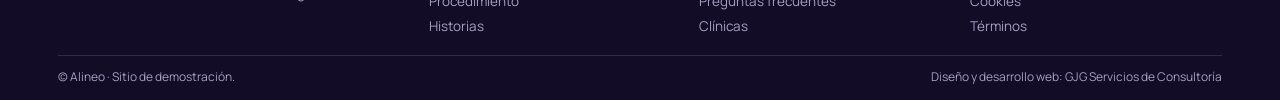
<file: clinica/historias.html>
<!DOCTYPE html>
<html lang="es">
<head>
<meta charset="utf-8">
<meta name="viewport" content="width=device-width, initial-scale=1">
<title>Historias de pacientes | Alineo (demo)</title>
<meta name="description" content="Testimonios y resultados de pacientes. Sitio de demostración.">
<meta property="og:title" content="Historias de pacientes | Alineo (demo)">
<meta property="og:description" content="Testimonios y resultados de pacientes. Sitio de demostración.">
<link rel="icon" type="image/svg+xml" href="data:image/svg+xml,%3Csvg xmlns='http://www.w3.org/2000/svg' viewBox='0 0 64 64'%3E%3Crect width='64' height='64' rx='18' fill='%236a3df0'/%3E%3Cpath d='M12 30c8 14 32 14 40 0' fill='none' stroke='%23fff' stroke-width='6' stroke-linecap='round'/%3E%3Ccircle cx='32' cy='22' r='4' fill='%23ffc83d'/%3E%3C/svg%3E">
<meta name="theme-color" content="#6a3df0">
<link rel="preconnect" href="https://fonts.googleapis.com">
<link rel="preconnect" href="https://fonts.gstatic.com" crossorigin>
<link href="https://fonts.googleapis.com/css2?family=Manrope:wght@400;500;600;700&family=Sora:wght@600;700;800&display=swap" rel="stylesheet">
<link rel="stylesheet" href="assets/styles.css">
</head>
<body>

<svg width="0" height="0" style="position:absolute" aria-hidden="true">
<svg width="0" height="0" style="position:absolute" aria-hidden="true">
  <symbol id="i-wa" viewBox="0 0 24 24"><path d="M3 21l1.6-4.6A8.5 8.5 0 1112 20.5a8.4 8.4 0 01-4-1zM9 8c0 4 3 7 7 7l1.2-1.6-2.2-1-1 .8c-1-.4-1.8-1.2-2.2-2.2l.8-1-1-2.2z"/></symbol>
  <symbol id="i-phone" viewBox="0 0 24 24"><path d="M5 4h4l2 5-2.5 1.5a11 11 0 005 5L15 13l5 2v4a2 2 0 01-2 2A16 16 0 013 6a2 2 0 012-2z"/></symbol>
  <symbol id="i-bot" viewBox="0 0 24 24"><path d="M12 3v3M5 9h14a2 2 0 012 2v6a3 3 0 01-3 3H6a3 3 0 01-3-3v-6a2 2 0 012-2zM9 14h.01M15 14h.01M8 18h8"/></symbol>
  <symbol id="i-check" viewBox="0 0 24 24"><path d="M5 12l5 5 9-10"/></symbol>
  <symbol id="i-x" viewBox="0 0 24 24"><path d="M6 6l12 12M18 6L6 18"/></symbol>
  <symbol id="i-clock" viewBox="0 0 24 24"><circle cx="12" cy="12" r="9"/><path d="M12 7v5l3 2"/></symbol>
  <symbol id="i-send" viewBox="0 0 24 24"><path d="M4 12l16-8-6 16-3-6z"/></symbol>
  <symbol id="i-pin" viewBox="0 0 24 24"><path d="M12 21s7-6 7-11a7 7 0 10-14 0c0 5 7 11 7 11zM12 12a2 2 0 100-4 2 2 0 000 4z"/></symbol>
  <symbol id="i-play" viewBox="0 0 24 24"><path d="M8 5v14l11-7z"/></symbol>
  <symbol id="i-shield" viewBox="0 0 24 24"><path d="M12 3l8 3v6c0 5-3.5 8-8 9-4.5-1-8-4-8-9V6zM9 12l2 2 4-4"/></symbol>
  <symbol id="i-lock" viewBox="0 0 24 24"><rect x="5" y="11" width="14" height="9" rx="2"/><path d="M8 11V8a4 4 0 018 0v3"/></symbol>
  <symbol id="i-book" viewBox="0 0 24 24"><path d="M4 5a2 2 0 012-2h13v16H6a2 2 0 00-2 2zM4 19a2 2 0 012-2h13"/></symbol>
  <symbol id="i-smile" viewBox="0 0 24 24"><circle cx="12" cy="12" r="9"/><path d="M8 14s1.5 2 4 2 4-2 4-2M9 9.5h.01M15 9.5h.01"/></symbol>
  <symbol id="i-card" viewBox="0 0 24 24"><rect x="3" y="6" width="18" height="12" rx="2"/><path d="M3 10h18"/></symbol>
</svg>
</svg>

<div class="top">
  <div class="demo-bar">Sitio de demostración</div>
  <header class="nav">
    <div class="wrap">
      <a href="index.html" class="brand" aria-label="Alineo, inicio"><span class="mk"><svg class="i"><use href="#i-smile"/></svg></span>Alineo</a>
      <nav class="links" aria-label="Principal"><a href="index.html">Inicio</a><a href="planes.html">Planes</a><a href="procedimiento.html">Procedimiento</a><a href="historias.html" aria-current="page">Historias</a><a href="clinicas.html">Clínicas</a><a href="blog.html">Blog</a></nav>
      <div class="push"><a href="#cita" class="btn btn-wa"><svg class="i"><use href="#i-wa"/></svg>Agendar gratis</a></div>
    </div>
  </header>
  <nav class="subnav" aria-label="Secciones"><a href="index.html">Inicio</a><a href="planes.html">Planes</a><a href="procedimiento.html">Procedimiento</a><a href="historias.html" aria-current="page">Historias</a><a href="clinicas.html">Clínicas</a><a href="blog.html">Blog</a></nav>
</div>

<main>
  <section id="historias" class="screen">
    <div class="wrap">
      <div class="head"><span class="eyebrow">Historias reales</span><h2>Pacientes que ya sonríen distinto</h2></div>
      <div class="st">
        <article class="vid">
          <span class="tag">VIDEO · 1:48</span>
          <span class="play"><svg class="i f"><use href="#i-play"/></svg></span>
          <h3>“Terminé mi tratamiento y nadie se enteró”</h3>
          <p>Mariana, 34 años · Plan Plus · 8 meses</p>
        </article>
        <div class="qs">
          <article class="q"><span class="stars">★★★★★</span><p>“La valoración 3D me convenció: vi mi sonrisa final antes de pagar nada.”</p><div class="who"><span class="av">DR</span><div>Diego R., 29<small>Plan Plus</small></div></div></article>
          <article class="q"><span class="stars">★★★★★</span><p>“Con mis horarios era imposible usar brackets. Con alineadores no cambió nada en mi día.”</p><div class="who"><span class="av">LS</span><div>Laura S., 41<small>Plan Premium</small></div></div></article>
        </div>
      </div>
      <div class="stats"><div><b>4.9/5</b><span>valoración promedio</span></div><div><b>1,200+</b><span>pacientes atendidos</span></div><div><b>96%</b><span>nos recomienda</span></div></div>
      
    </div>
  </section>

  <div class="last">
    <section id="cita">
      <div class="wrap">
        <div>
          <span class="eyebrow" style="color:#ffd96b">Agenda hoy</span>
          <h2>Tu valoración 3D es gratis. Reserva en un minuto.</h2>
          <p class="lead">Elige cómo prefieres hablar con nosotros. Respondemos en minutos, de lunes a sábado.</p>
          <div class="ch">
            <a class="btn btn-wa" href="https://wa.me/?text=Hola%2C%20quiero%20agendar%20mi%20valoraci%C3%B3n%20gratuita" target="_blank" rel="noopener"><svg class="i"><use href="#i-wa"/></svg>Escríbenos por WhatsApp</a>
            <a class="btn btn-ghost" href="tel:+000000000000"><svg class="i"><use href="#i-phone"/></svg>Llama al +00 000 000 000</a>
            <button class="btn btn-ghost" type="button" data-open-chat><svg class="i"><use href="#i-bot"/></svg>Pregúntale al asesor con IA</button>
          </div>
        </div>
        <form class="lead-form" id="lead">
          <h3>O déjanos tus datos</h3>
          <label>Nombre<input type="text" name="nombre" placeholder="Tu nombre" autocomplete="name" required></label>
          <label>WhatsApp o teléfono<input type="tel" name="tel" placeholder="+00 000 000 000" autocomplete="tel" required></label>
          <label>Plan de interés<select name="plan"><option>Valoración 3D (Esencial)</option><option selected>Plus</option><option>Premium</option><option>Aún no lo sé</option></select></label>
          <label class="ck"><input type="checkbox" required><span>Acepto el aviso de privacidad y que me contacten para agendar.</span></label>
          <button class="btn btn-violet" type="submit" style="padding:15px">Quiero que me contacten</button>
        </form>
      </div>
    </section>
    <footer>
      <div class="wrap">
        <div class="fcols">
          <div><div class="brand" style="color:#fff;margin-bottom:8px"><span class="mk"><svg class="i"><use href="#i-smile"/></svg></span>Alineo</div><p>Ortodoncia invisible con valoración 3D gratuita.</p></div>
          <div><h5>Sitio</h5><ul><li><a href="planes.html">Planes</a></li><li><a href="procedimiento.html">Procedimiento</a></li><li><a href="historias.html">Historias</a></li></ul></div>
          <div><h5>Ayuda</h5><ul><li><a href="index.html#asesor">Asesor con IA</a></li><li><a href="blog.html">Preguntas frecuentes</a></li><li><a href="clinicas.html">Clínicas</a></li></ul></div>
          <div><h5>Legal</h5><ul><li><a href="#cita">Aviso de privacidad</a></li><li><a href="#cita">Cookies</a></li><li><a href="#cita">Términos</a></li></ul></div>
        </div>
        <div class="legal">
          <span>© Alineo · Sitio de demostración.</span>
          <span>Diseño y desarrollo web: GJG Servicios de Consultoría</span>
        </div>
      </div>
    </footer>
  </div>
</main>

<!-- Floating CTAs -->
<div class="dock" id="dock">
  <a class="dk-wa" href="https://wa.me/?text=Hola%2C%20quiero%20agendar%20mi%20valoraci%C3%B3n%20gratuita" target="_blank" rel="noopener" aria-label="WhatsApp"><svg class="i"><use href="#i-wa"/></svg><span>WhatsApp</span></a>
  <a class="dk-call" href="tel:+000000000000" aria-label="Llamar"><svg class="i"><use href="#i-phone"/></svg><span>Llamar</span></a>
  <button class="dk-ai" type="button" data-open-chat aria-label="Abrir asesor con IA"><svg class="i"><use href="#i-bot"/></svg><span>Asesor IA</span></button>
</div>
<div class="chat-pop" id="chat-pop" role="dialog" aria-label="Asesor virtual Alineo"></div>

<script src="assets/app.js"></script>
</body>
</html>
</file>
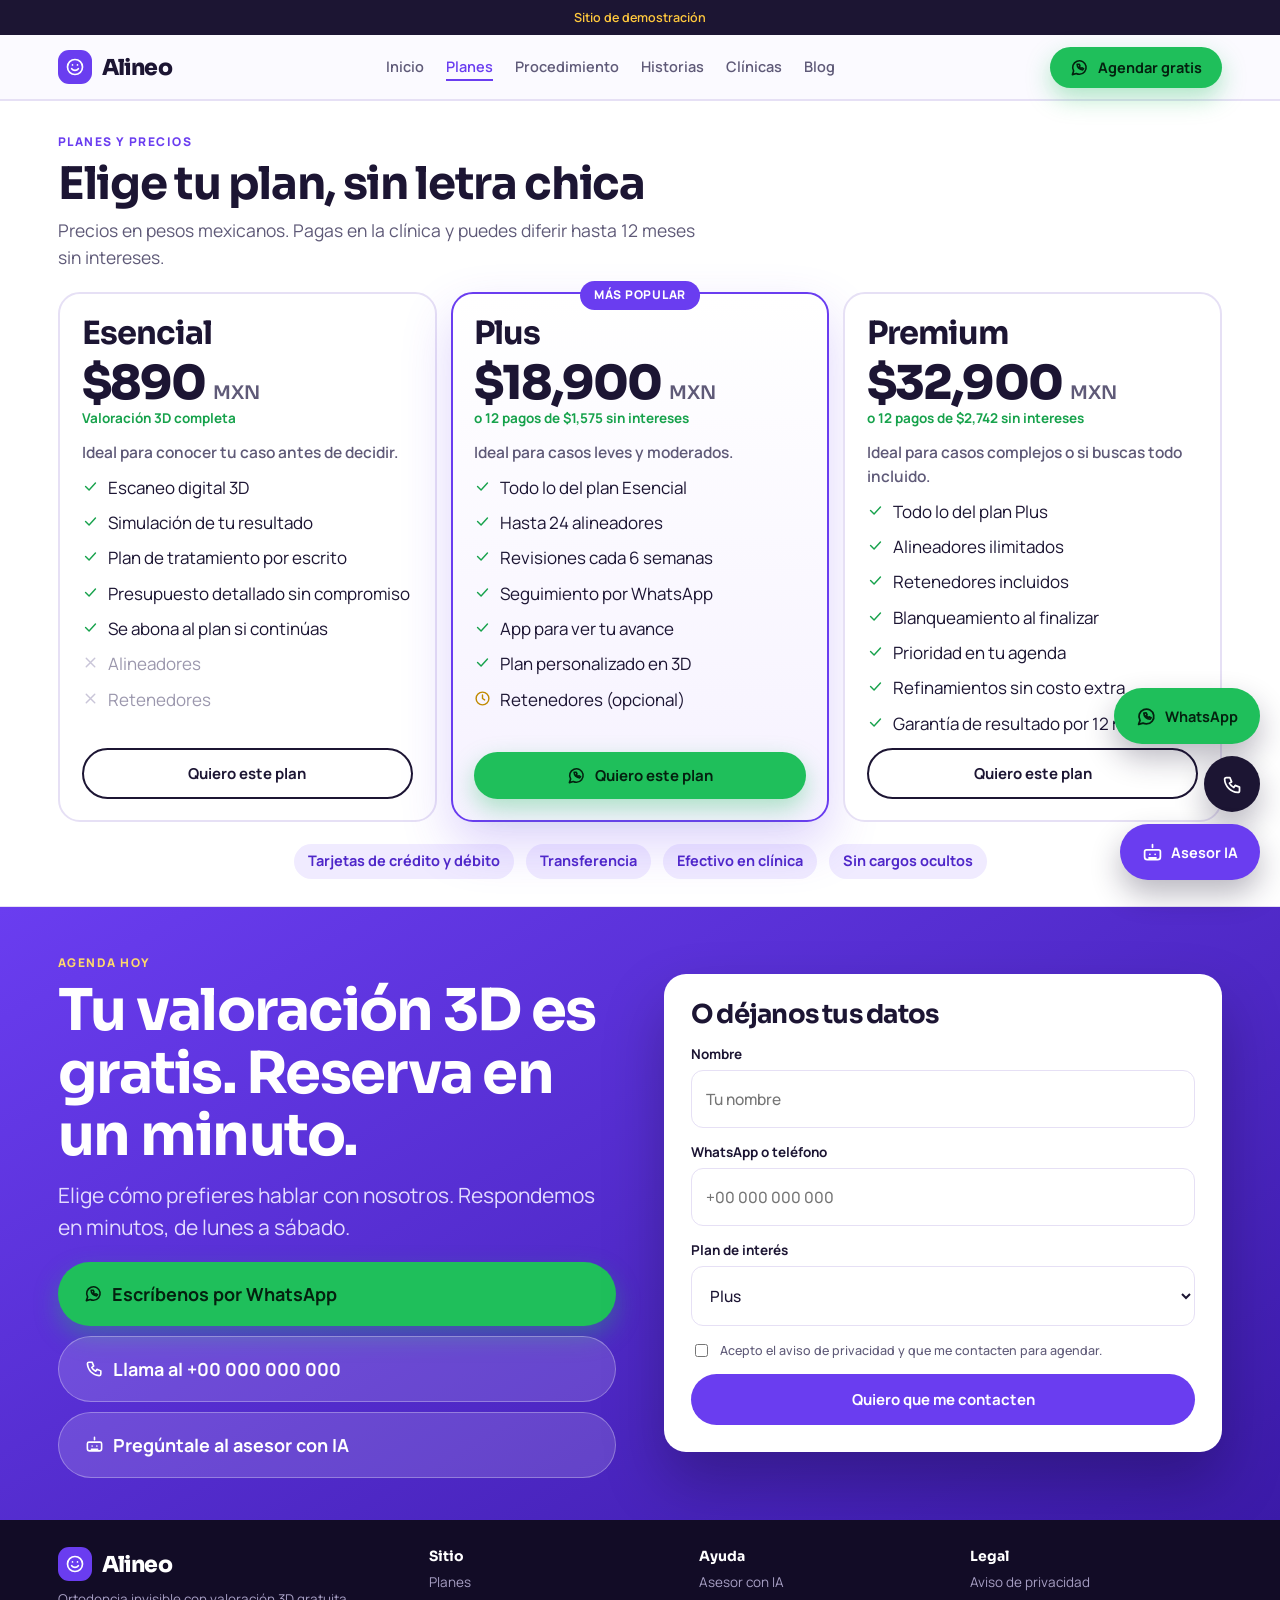
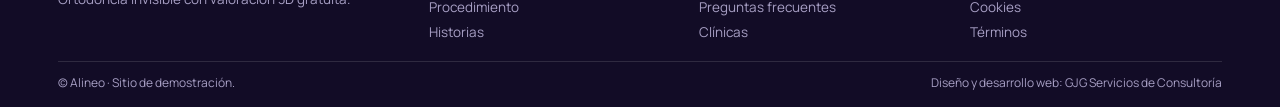
<file: clinica/planes.html>
<!DOCTYPE html>
<html lang="es">
<head>
<meta charset="utf-8">
<meta name="viewport" content="width=device-width, initial-scale=1">
<title>Planes y precios | Alineo (demo)</title>
<meta name="description" content="Tres planes de ortodoncia invisible con meses sin intereses. Sitio de demostración.">
<meta property="og:title" content="Planes y precios | Alineo (demo)">
<meta property="og:description" content="Tres planes de ortodoncia invisible con meses sin intereses. Sitio de demostración.">
<link rel="icon" type="image/svg+xml" href="data:image/svg+xml,%3Csvg xmlns='http://www.w3.org/2000/svg' viewBox='0 0 64 64'%3E%3Crect width='64' height='64' rx='18' fill='%236a3df0'/%3E%3Cpath d='M12 30c8 14 32 14 40 0' fill='none' stroke='%23fff' stroke-width='6' stroke-linecap='round'/%3E%3Ccircle cx='32' cy='22' r='4' fill='%23ffc83d'/%3E%3C/svg%3E">
<meta name="theme-color" content="#6a3df0">
<link rel="preconnect" href="https://fonts.googleapis.com">
<link rel="preconnect" href="https://fonts.gstatic.com" crossorigin>
<link href="https://fonts.googleapis.com/css2?family=Manrope:wght@400;500;600;700&family=Sora:wght@600;700;800&display=swap" rel="stylesheet">
<link rel="stylesheet" href="assets/styles.css">
</head>
<body>

<svg width="0" height="0" style="position:absolute" aria-hidden="true">
<svg width="0" height="0" style="position:absolute" aria-hidden="true">
  <symbol id="i-wa" viewBox="0 0 24 24"><path d="M3 21l1.6-4.6A8.5 8.5 0 1112 20.5a8.4 8.4 0 01-4-1zM9 8c0 4 3 7 7 7l1.2-1.6-2.2-1-1 .8c-1-.4-1.8-1.2-2.2-2.2l.8-1-1-2.2z"/></symbol>
  <symbol id="i-phone" viewBox="0 0 24 24"><path d="M5 4h4l2 5-2.5 1.5a11 11 0 005 5L15 13l5 2v4a2 2 0 01-2 2A16 16 0 013 6a2 2 0 012-2z"/></symbol>
  <symbol id="i-bot" viewBox="0 0 24 24"><path d="M12 3v3M5 9h14a2 2 0 012 2v6a3 3 0 01-3 3H6a3 3 0 01-3-3v-6a2 2 0 012-2zM9 14h.01M15 14h.01M8 18h8"/></symbol>
  <symbol id="i-check" viewBox="0 0 24 24"><path d="M5 12l5 5 9-10"/></symbol>
  <symbol id="i-x" viewBox="0 0 24 24"><path d="M6 6l12 12M18 6L6 18"/></symbol>
  <symbol id="i-clock" viewBox="0 0 24 24"><circle cx="12" cy="12" r="9"/><path d="M12 7v5l3 2"/></symbol>
  <symbol id="i-send" viewBox="0 0 24 24"><path d="M4 12l16-8-6 16-3-6z"/></symbol>
  <symbol id="i-pin" viewBox="0 0 24 24"><path d="M12 21s7-6 7-11a7 7 0 10-14 0c0 5 7 11 7 11zM12 12a2 2 0 100-4 2 2 0 000 4z"/></symbol>
  <symbol id="i-play" viewBox="0 0 24 24"><path d="M8 5v14l11-7z"/></symbol>
  <symbol id="i-shield" viewBox="0 0 24 24"><path d="M12 3l8 3v6c0 5-3.5 8-8 9-4.5-1-8-4-8-9V6zM9 12l2 2 4-4"/></symbol>
  <symbol id="i-lock" viewBox="0 0 24 24"><rect x="5" y="11" width="14" height="9" rx="2"/><path d="M8 11V8a4 4 0 018 0v3"/></symbol>
  <symbol id="i-book" viewBox="0 0 24 24"><path d="M4 5a2 2 0 012-2h13v16H6a2 2 0 00-2 2zM4 19a2 2 0 012-2h13"/></symbol>
  <symbol id="i-smile" viewBox="0 0 24 24"><circle cx="12" cy="12" r="9"/><path d="M8 14s1.5 2 4 2 4-2 4-2M9 9.5h.01M15 9.5h.01"/></symbol>
  <symbol id="i-card" viewBox="0 0 24 24"><rect x="3" y="6" width="18" height="12" rx="2"/><path d="M3 10h18"/></symbol>
</svg>
</svg>

<div class="top">
  <div class="demo-bar">Sitio de demostración</div>
  <header class="nav">
    <div class="wrap">
      <a href="index.html" class="brand" aria-label="Alineo, inicio"><span class="mk"><svg class="i"><use href="#i-smile"/></svg></span>Alineo</a>
      <nav class="links" aria-label="Principal"><a href="index.html">Inicio</a><a href="planes.html" aria-current="page">Planes</a><a href="procedimiento.html">Procedimiento</a><a href="historias.html">Historias</a><a href="clinicas.html">Clínicas</a><a href="blog.html">Blog</a></nav>
      <div class="push"><a href="#cita" class="btn btn-wa"><svg class="i"><use href="#i-wa"/></svg>Agendar gratis</a></div>
    </div>
  </header>
  <nav class="subnav" aria-label="Secciones"><a href="index.html">Inicio</a><a href="planes.html" aria-current="page">Planes</a><a href="procedimiento.html">Procedimiento</a><a href="historias.html">Historias</a><a href="clinicas.html">Clínicas</a><a href="blog.html">Blog</a></nav>
</div>

<main>
  <section id="planes" class="screen" style="background:#fff;border-block:1px solid var(--line)">
    <div class="wrap">
      <div class="head"><span class="eyebrow">Planes y precios</span><h2>Elige tu plan, sin letra chica</h2><p>Precios en pesos mexicanos. Pagas en la clínica y puedes diferir hasta 12 meses sin intereses.</p></div>
      <div class="plans">
        <article class="plan">
          <h3>Esencial</h3>
          <div><div class="price">$890 <small>MXN</small></div><div class="msi">Valoración 3D completa</div></div>
          <p class="for">Ideal para conocer tu caso antes de decidir.</p>
          <ul class="feat">
            <li><svg class="i"><use href="#i-check"/></svg>Escaneo digital 3D</li>
            <li><svg class="i"><use href="#i-check"/></svg>Simulación de tu resultado</li>
            <li><svg class="i"><use href="#i-check"/></svg>Plan de tratamiento por escrito</li>
            <li><svg class="i"><use href="#i-check"/></svg>Presupuesto detallado sin compromiso</li>
            <li><svg class="i"><use href="#i-check"/></svg>Se abona al plan si continúas</li>
            <li class="no"><svg class="i"><use href="#i-x"/></svg>Alineadores</li>
            <li class="no"><svg class="i"><use href="#i-x"/></svg>Retenedores</li>
          </ul>
          <a class="btn btn-line" href="https://wa.me/?text=Hola%2C%20quiero%20el%20plan%20Esencial" target="_blank" rel="noopener">Quiero este plan</a>
        </article>
        <article class="plan pop">
          <span class="ribbon">MÁS POPULAR</span>
          <h3>Plus</h3>
          <div><div class="price">$18,900 <small>MXN</small></div><div class="msi">o 12 pagos de $1,575 sin intereses</div></div>
          <p class="for">Ideal para casos leves y moderados.</p>
          <ul class="feat">
            <li><svg class="i"><use href="#i-check"/></svg>Todo lo del plan Esencial</li>
            <li><svg class="i"><use href="#i-check"/></svg>Hasta 24 alineadores</li>
            <li><svg class="i"><use href="#i-check"/></svg>Revisiones cada 6 semanas</li>
            <li><svg class="i"><use href="#i-check"/></svg>Seguimiento por WhatsApp</li>
            <li><svg class="i"><use href="#i-check"/></svg>App para ver tu avance</li>
            <li><svg class="i"><use href="#i-check"/></svg>Plan personalizado en 3D</li>
            <li class="soon"><svg class="i"><use href="#i-clock"/></svg>Retenedores (opcional)</li>
          </ul>
          <a class="btn btn-wa" href="https://wa.me/?text=Hola%2C%20quiero%20el%20plan%20Plus" target="_blank" rel="noopener"><svg class="i"><use href="#i-wa"/></svg>Quiero este plan</a>
        </article>
        <article class="plan">
          <h3>Premium</h3>
          <div><div class="price">$32,900 <small>MXN</small></div><div class="msi">o 12 pagos de $2,742 sin intereses</div></div>
          <p class="for">Ideal para casos complejos o si buscas todo incluido.</p>
          <ul class="feat">
            <li><svg class="i"><use href="#i-check"/></svg>Todo lo del plan Plus</li>
            <li><svg class="i"><use href="#i-check"/></svg>Alineadores ilimitados</li>
            <li><svg class="i"><use href="#i-check"/></svg>Retenedores incluidos</li>
            <li><svg class="i"><use href="#i-check"/></svg>Blanqueamiento al finalizar</li>
            <li><svg class="i"><use href="#i-check"/></svg>Prioridad en tu agenda</li>
            <li><svg class="i"><use href="#i-check"/></svg>Refinamientos sin costo extra</li>
            <li><svg class="i"><use href="#i-check"/></svg>Garantía de resultado por 12 meses</li>
          </ul>
          <a class="btn btn-line" href="https://wa.me/?text=Hola%2C%20quiero%20el%20plan%20Premium" target="_blank" rel="noopener">Quiero este plan</a>
        </article>
      </div>
      <p class="pay"><span>Tarjetas de crédito y débito</span><span>Transferencia</span><span>Efectivo en clínica</span><span>Sin cargos ocultos</span></p>
    </div>
  </section>

  <div class="last">
    <section id="cita">
      <div class="wrap">
        <div>
          <span class="eyebrow" style="color:#ffd96b">Agenda hoy</span>
          <h2>Tu valoración 3D es gratis. Reserva en un minuto.</h2>
          <p class="lead">Elige cómo prefieres hablar con nosotros. Respondemos en minutos, de lunes a sábado.</p>
          <div class="ch">
            <a class="btn btn-wa" href="https://wa.me/?text=Hola%2C%20quiero%20agendar%20mi%20valoraci%C3%B3n%20gratuita" target="_blank" rel="noopener"><svg class="i"><use href="#i-wa"/></svg>Escríbenos por WhatsApp</a>
            <a class="btn btn-ghost" href="tel:+000000000000"><svg class="i"><use href="#i-phone"/></svg>Llama al +00 000 000 000</a>
            <button class="btn btn-ghost" type="button" data-open-chat><svg class="i"><use href="#i-bot"/></svg>Pregúntale al asesor con IA</button>
          </div>
        </div>
        <form class="lead-form" id="lead">
          <h3>O déjanos tus datos</h3>
          <label>Nombre<input type="text" name="nombre" placeholder="Tu nombre" autocomplete="name" required></label>
          <label>WhatsApp o teléfono<input type="tel" name="tel" placeholder="+00 000 000 000" autocomplete="tel" required></label>
          <label>Plan de interés<select name="plan"><option>Valoración 3D (Esencial)</option><option selected>Plus</option><option>Premium</option><option>Aún no lo sé</option></select></label>
          <label class="ck"><input type="checkbox" required><span>Acepto el aviso de privacidad y que me contacten para agendar.</span></label>
          <button class="btn btn-violet" type="submit" style="padding:15px">Quiero que me contacten</button>
        </form>
      </div>
    </section>
    <footer>
      <div class="wrap">
        <div class="fcols">
          <div><div class="brand" style="color:#fff;margin-bottom:8px"><span class="mk"><svg class="i"><use href="#i-smile"/></svg></span>Alineo</div><p>Ortodoncia invisible con valoración 3D gratuita.</p></div>
          <div><h5>Sitio</h5><ul><li><a href="planes.html">Planes</a></li><li><a href="procedimiento.html">Procedimiento</a></li><li><a href="historias.html">Historias</a></li></ul></div>
          <div><h5>Ayuda</h5><ul><li><a href="index.html#asesor">Asesor con IA</a></li><li><a href="blog.html">Preguntas frecuentes</a></li><li><a href="clinicas.html">Clínicas</a></li></ul></div>
          <div><h5>Legal</h5><ul><li><a href="#cita">Aviso de privacidad</a></li><li><a href="#cita">Cookies</a></li><li><a href="#cita">Términos</a></li></ul></div>
        </div>
        <div class="legal">
          <span>© Alineo · Sitio de demostración.</span>
          <span>Diseño y desarrollo web: GJG Servicios de Consultoría</span>
        </div>
      </div>
    </footer>
  </div>
</main>

<!-- Floating CTAs -->
<div class="dock" id="dock">
  <a class="dk-wa" href="https://wa.me/?text=Hola%2C%20quiero%20agendar%20mi%20valoraci%C3%B3n%20gratuita" target="_blank" rel="noopener" aria-label="WhatsApp"><svg class="i"><use href="#i-wa"/></svg><span>WhatsApp</span></a>
  <a class="dk-call" href="tel:+000000000000" aria-label="Llamar"><svg class="i"><use href="#i-phone"/></svg><span>Llamar</span></a>
  <button class="dk-ai" type="button" data-open-chat aria-label="Abrir asesor con IA"><svg class="i"><use href="#i-bot"/></svg><span>Asesor IA</span></button>
</div>
<div class="chat-pop" id="chat-pop" role="dialog" aria-label="Asesor virtual Alineo"></div>

<script src="assets/app.js"></script>
</body>
</html>
</file>
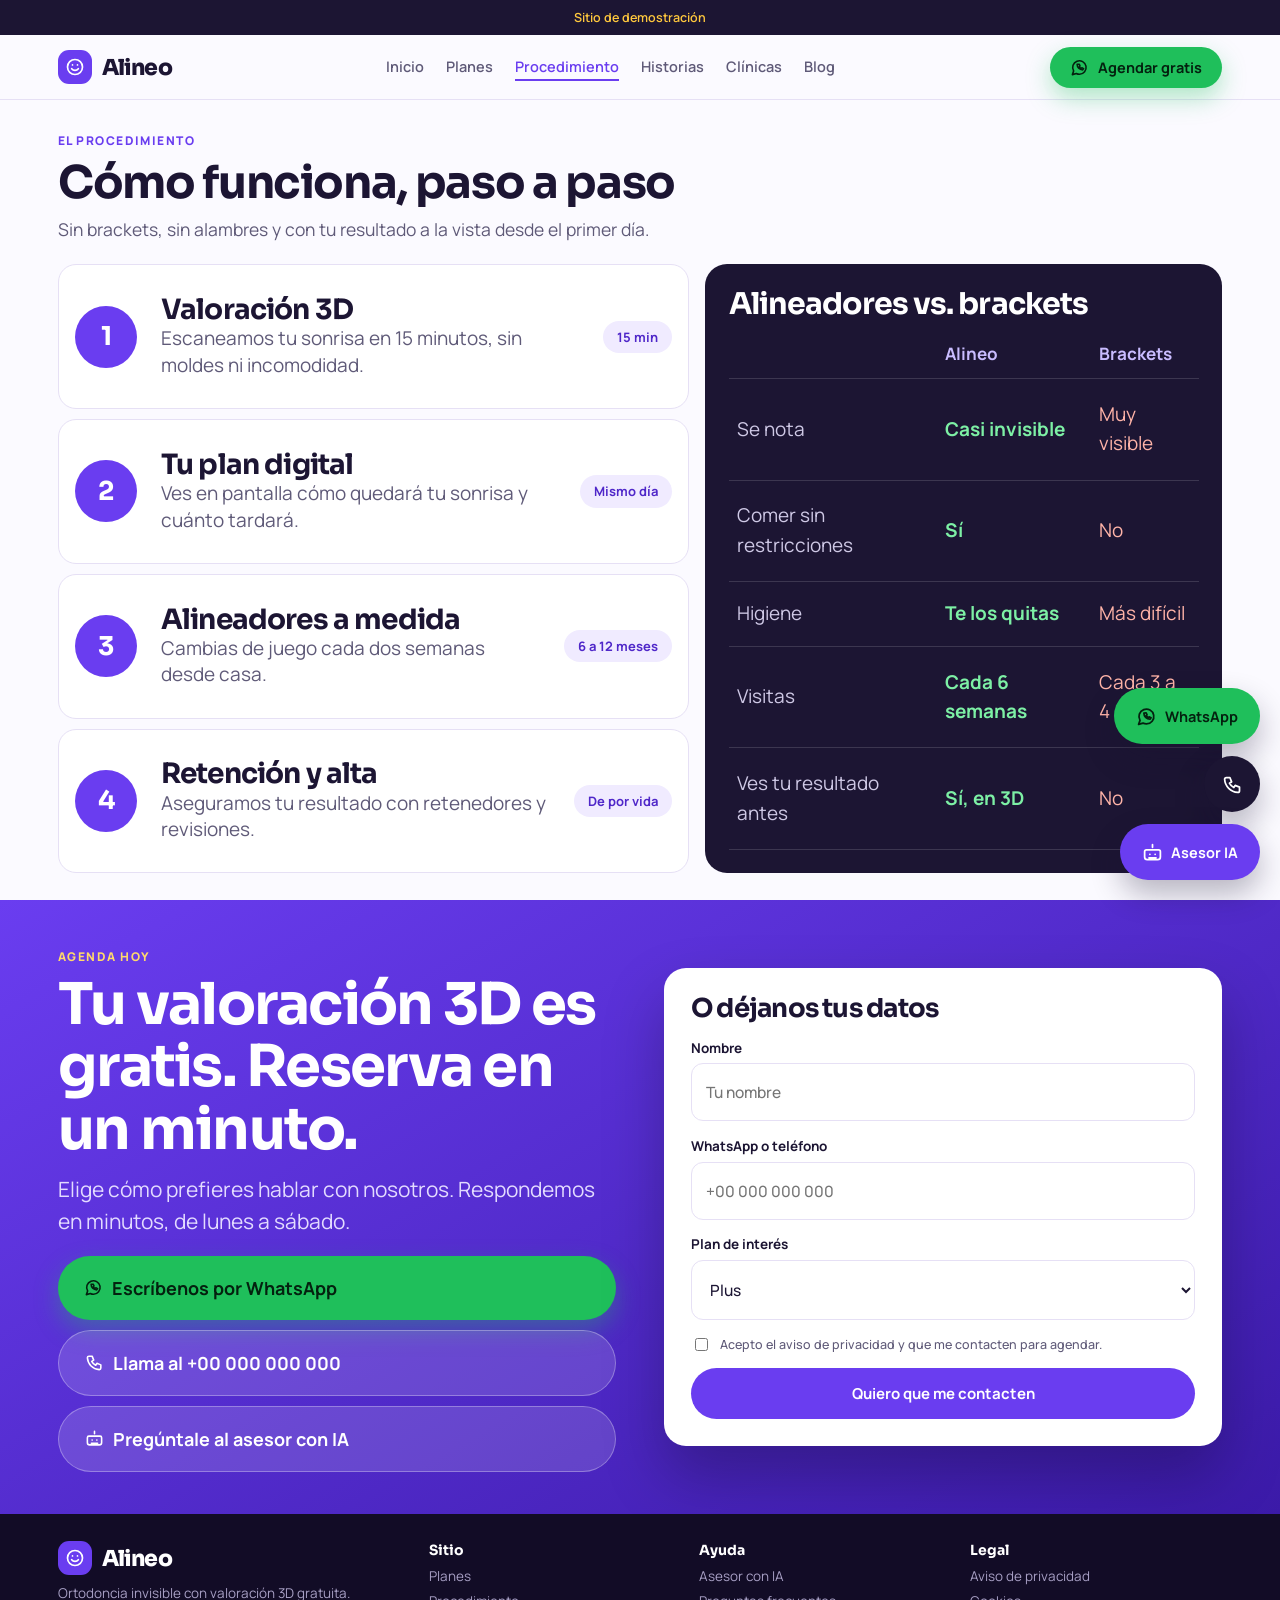
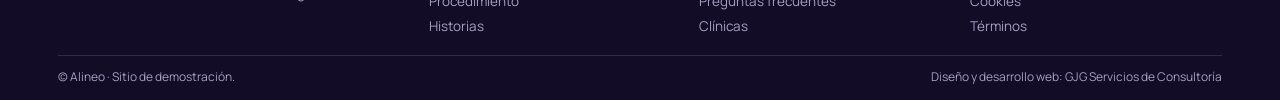
<file: clinica/procedimiento.html>
<!DOCTYPE html>
<html lang="es">
<head>
<meta charset="utf-8">
<meta name="viewport" content="width=device-width, initial-scale=1">
<title>El procedimiento | Alineo (demo)</title>
<meta name="description" content="Cómo funciona la ortodoncia invisible paso a paso y su comparativa con brackets. Sitio de demostración.">
<meta property="og:title" content="El procedimiento | Alineo (demo)">
<meta property="og:description" content="Cómo funciona la ortodoncia invisible paso a paso y su comparativa con brackets. Sitio de demostración.">
<link rel="icon" type="image/svg+xml" href="data:image/svg+xml,%3Csvg xmlns='http://www.w3.org/2000/svg' viewBox='0 0 64 64'%3E%3Crect width='64' height='64' rx='18' fill='%236a3df0'/%3E%3Cpath d='M12 30c8 14 32 14 40 0' fill='none' stroke='%23fff' stroke-width='6' stroke-linecap='round'/%3E%3Ccircle cx='32' cy='22' r='4' fill='%23ffc83d'/%3E%3C/svg%3E">
<meta name="theme-color" content="#6a3df0">
<link rel="preconnect" href="https://fonts.googleapis.com">
<link rel="preconnect" href="https://fonts.gstatic.com" crossorigin>
<link href="https://fonts.googleapis.com/css2?family=Manrope:wght@400;500;600;700&family=Sora:wght@600;700;800&display=swap" rel="stylesheet">
<link rel="stylesheet" href="assets/styles.css">
</head>
<body>

<svg width="0" height="0" style="position:absolute" aria-hidden="true">
<svg width="0" height="0" style="position:absolute" aria-hidden="true">
  <symbol id="i-wa" viewBox="0 0 24 24"><path d="M3 21l1.6-4.6A8.5 8.5 0 1112 20.5a8.4 8.4 0 01-4-1zM9 8c0 4 3 7 7 7l1.2-1.6-2.2-1-1 .8c-1-.4-1.8-1.2-2.2-2.2l.8-1-1-2.2z"/></symbol>
  <symbol id="i-phone" viewBox="0 0 24 24"><path d="M5 4h4l2 5-2.5 1.5a11 11 0 005 5L15 13l5 2v4a2 2 0 01-2 2A16 16 0 013 6a2 2 0 012-2z"/></symbol>
  <symbol id="i-bot" viewBox="0 0 24 24"><path d="M12 3v3M5 9h14a2 2 0 012 2v6a3 3 0 01-3 3H6a3 3 0 01-3-3v-6a2 2 0 012-2zM9 14h.01M15 14h.01M8 18h8"/></symbol>
  <symbol id="i-check" viewBox="0 0 24 24"><path d="M5 12l5 5 9-10"/></symbol>
  <symbol id="i-x" viewBox="0 0 24 24"><path d="M6 6l12 12M18 6L6 18"/></symbol>
  <symbol id="i-clock" viewBox="0 0 24 24"><circle cx="12" cy="12" r="9"/><path d="M12 7v5l3 2"/></symbol>
  <symbol id="i-send" viewBox="0 0 24 24"><path d="M4 12l16-8-6 16-3-6z"/></symbol>
  <symbol id="i-pin" viewBox="0 0 24 24"><path d="M12 21s7-6 7-11a7 7 0 10-14 0c0 5 7 11 7 11zM12 12a2 2 0 100-4 2 2 0 000 4z"/></symbol>
  <symbol id="i-play" viewBox="0 0 24 24"><path d="M8 5v14l11-7z"/></symbol>
  <symbol id="i-shield" viewBox="0 0 24 24"><path d="M12 3l8 3v6c0 5-3.5 8-8 9-4.5-1-8-4-8-9V6zM9 12l2 2 4-4"/></symbol>
  <symbol id="i-lock" viewBox="0 0 24 24"><rect x="5" y="11" width="14" height="9" rx="2"/><path d="M8 11V8a4 4 0 018 0v3"/></symbol>
  <symbol id="i-book" viewBox="0 0 24 24"><path d="M4 5a2 2 0 012-2h13v16H6a2 2 0 00-2 2zM4 19a2 2 0 012-2h13"/></symbol>
  <symbol id="i-smile" viewBox="0 0 24 24"><circle cx="12" cy="12" r="9"/><path d="M8 14s1.5 2 4 2 4-2 4-2M9 9.5h.01M15 9.5h.01"/></symbol>
  <symbol id="i-card" viewBox="0 0 24 24"><rect x="3" y="6" width="18" height="12" rx="2"/><path d="M3 10h18"/></symbol>
</svg>
</svg>

<div class="top">
  <div class="demo-bar">Sitio de demostración</div>
  <header class="nav">
    <div class="wrap">
      <a href="index.html" class="brand" aria-label="Alineo, inicio"><span class="mk"><svg class="i"><use href="#i-smile"/></svg></span>Alineo</a>
      <nav class="links" aria-label="Principal"><a href="index.html">Inicio</a><a href="planes.html">Planes</a><a href="procedimiento.html" aria-current="page">Procedimiento</a><a href="historias.html">Historias</a><a href="clinicas.html">Clínicas</a><a href="blog.html">Blog</a></nav>
      <div class="push"><a href="#cita" class="btn btn-wa"><svg class="i"><use href="#i-wa"/></svg>Agendar gratis</a></div>
    </div>
  </header>
  <nav class="subnav" aria-label="Secciones"><a href="index.html">Inicio</a><a href="planes.html">Planes</a><a href="procedimiento.html" aria-current="page">Procedimiento</a><a href="historias.html">Historias</a><a href="clinicas.html">Clínicas</a><a href="blog.html">Blog</a></nav>
</div>

<main>
  <section id="proceso" class="screen">
    <div class="wrap">
      <div class="head"><span class="eyebrow">El procedimiento</span><h2>Cómo funciona, paso a paso</h2><p>Sin brackets, sin alambres y con tu resultado a la vista desde el primer día.</p></div>
      <div class="proc">
        <ol class="steps" style="list-style:none;margin:0;padding:0">
          <li class="step"><b>1</b><div><h4>Valoración 3D</h4><p>Escaneamos tu sonrisa en 15 minutos, sin moldes ni incomodidad.</p></div><span class="dur">15 min</span></li>
          <li class="step"><b>2</b><div><h4>Tu plan digital</h4><p>Ves en pantalla cómo quedará tu sonrisa y cuánto tardará.</p></div><span class="dur">Mismo día</span></li>
          <li class="step"><b>3</b><div><h4>Alineadores a medida</h4><p>Cambias de juego cada dos semanas desde casa.</p></div><span class="dur">6 a 12 meses</span></li>
          <li class="step"><b>4</b><div><h4>Retención y alta</h4><p>Aseguramos tu resultado con retenedores y revisiones.</p></div><span class="dur">De por vida</span></li>
        </ol>
        <div class="cmp">
          <h3>Alineadores vs. brackets</h3>
          <table>
            <thead><tr><th></th><th>Alineo</th><th>Brackets</th></tr></thead>
            <tbody>
              <tr><td>Se nota</td><td class="y">Casi invisible</td><td class="n">Muy visible</td></tr>
              <tr><td>Comer sin restricciones</td><td class="y">Sí</td><td class="n">No</td></tr>
              <tr><td>Higiene</td><td class="y">Te los quitas</td><td class="n">Más difícil</td></tr>
              <tr><td>Visitas</td><td class="y">Cada 6 semanas</td><td class="n">Cada 3 a 4</td></tr>
              <tr><td>Ves tu resultado antes</td><td class="y">Sí, en 3D</td><td class="n">No</td></tr>
            </tbody>
          </table>
        </div>
      </div>
    </div>
  </section>

  <div class="last">
    <section id="cita">
      <div class="wrap">
        <div>
          <span class="eyebrow" style="color:#ffd96b">Agenda hoy</span>
          <h2>Tu valoración 3D es gratis. Reserva en un minuto.</h2>
          <p class="lead">Elige cómo prefieres hablar con nosotros. Respondemos en minutos, de lunes a sábado.</p>
          <div class="ch">
            <a class="btn btn-wa" href="https://wa.me/?text=Hola%2C%20quiero%20agendar%20mi%20valoraci%C3%B3n%20gratuita" target="_blank" rel="noopener"><svg class="i"><use href="#i-wa"/></svg>Escríbenos por WhatsApp</a>
            <a class="btn btn-ghost" href="tel:+000000000000"><svg class="i"><use href="#i-phone"/></svg>Llama al +00 000 000 000</a>
            <button class="btn btn-ghost" type="button" data-open-chat><svg class="i"><use href="#i-bot"/></svg>Pregúntale al asesor con IA</button>
          </div>
        </div>
        <form class="lead-form" id="lead">
          <h3>O déjanos tus datos</h3>
          <label>Nombre<input type="text" name="nombre" placeholder="Tu nombre" autocomplete="name" required></label>
          <label>WhatsApp o teléfono<input type="tel" name="tel" placeholder="+00 000 000 000" autocomplete="tel" required></label>
          <label>Plan de interés<select name="plan"><option>Valoración 3D (Esencial)</option><option selected>Plus</option><option>Premium</option><option>Aún no lo sé</option></select></label>
          <label class="ck"><input type="checkbox" required><span>Acepto el aviso de privacidad y que me contacten para agendar.</span></label>
          <button class="btn btn-violet" type="submit" style="padding:15px">Quiero que me contacten</button>
        </form>
      </div>
    </section>
    <footer>
      <div class="wrap">
        <div class="fcols">
          <div><div class="brand" style="color:#fff;margin-bottom:8px"><span class="mk"><svg class="i"><use href="#i-smile"/></svg></span>Alineo</div><p>Ortodoncia invisible con valoración 3D gratuita.</p></div>
          <div><h5>Sitio</h5><ul><li><a href="planes.html">Planes</a></li><li><a href="procedimiento.html">Procedimiento</a></li><li><a href="historias.html">Historias</a></li></ul></div>
          <div><h5>Ayuda</h5><ul><li><a href="index.html#asesor">Asesor con IA</a></li><li><a href="blog.html">Preguntas frecuentes</a></li><li><a href="clinicas.html">Clínicas</a></li></ul></div>
          <div><h5>Legal</h5><ul><li><a href="#cita">Aviso de privacidad</a></li><li><a href="#cita">Cookies</a></li><li><a href="#cita">Términos</a></li></ul></div>
        </div>
        <div class="legal">
          <span>© Alineo · Sitio de demostración.</span>
          <span>Diseño y desarrollo web: GJG Servicios de Consultoría</span>
        </div>
      </div>
    </footer>
  </div>
</main>

<!-- Floating CTAs -->
<div class="dock" id="dock">
  <a class="dk-wa" href="https://wa.me/?text=Hola%2C%20quiero%20agendar%20mi%20valoraci%C3%B3n%20gratuita" target="_blank" rel="noopener" aria-label="WhatsApp"><svg class="i"><use href="#i-wa"/></svg><span>WhatsApp</span></a>
  <a class="dk-call" href="tel:+000000000000" aria-label="Llamar"><svg class="i"><use href="#i-phone"/></svg><span>Llamar</span></a>
  <button class="dk-ai" type="button" data-open-chat aria-label="Abrir asesor con IA"><svg class="i"><use href="#i-bot"/></svg><span>Asesor IA</span></button>
</div>
<div class="chat-pop" id="chat-pop" role="dialog" aria-label="Asesor virtual Alineo"></div>

<script src="assets/app.js"></script>
</body>
</html>
</file>
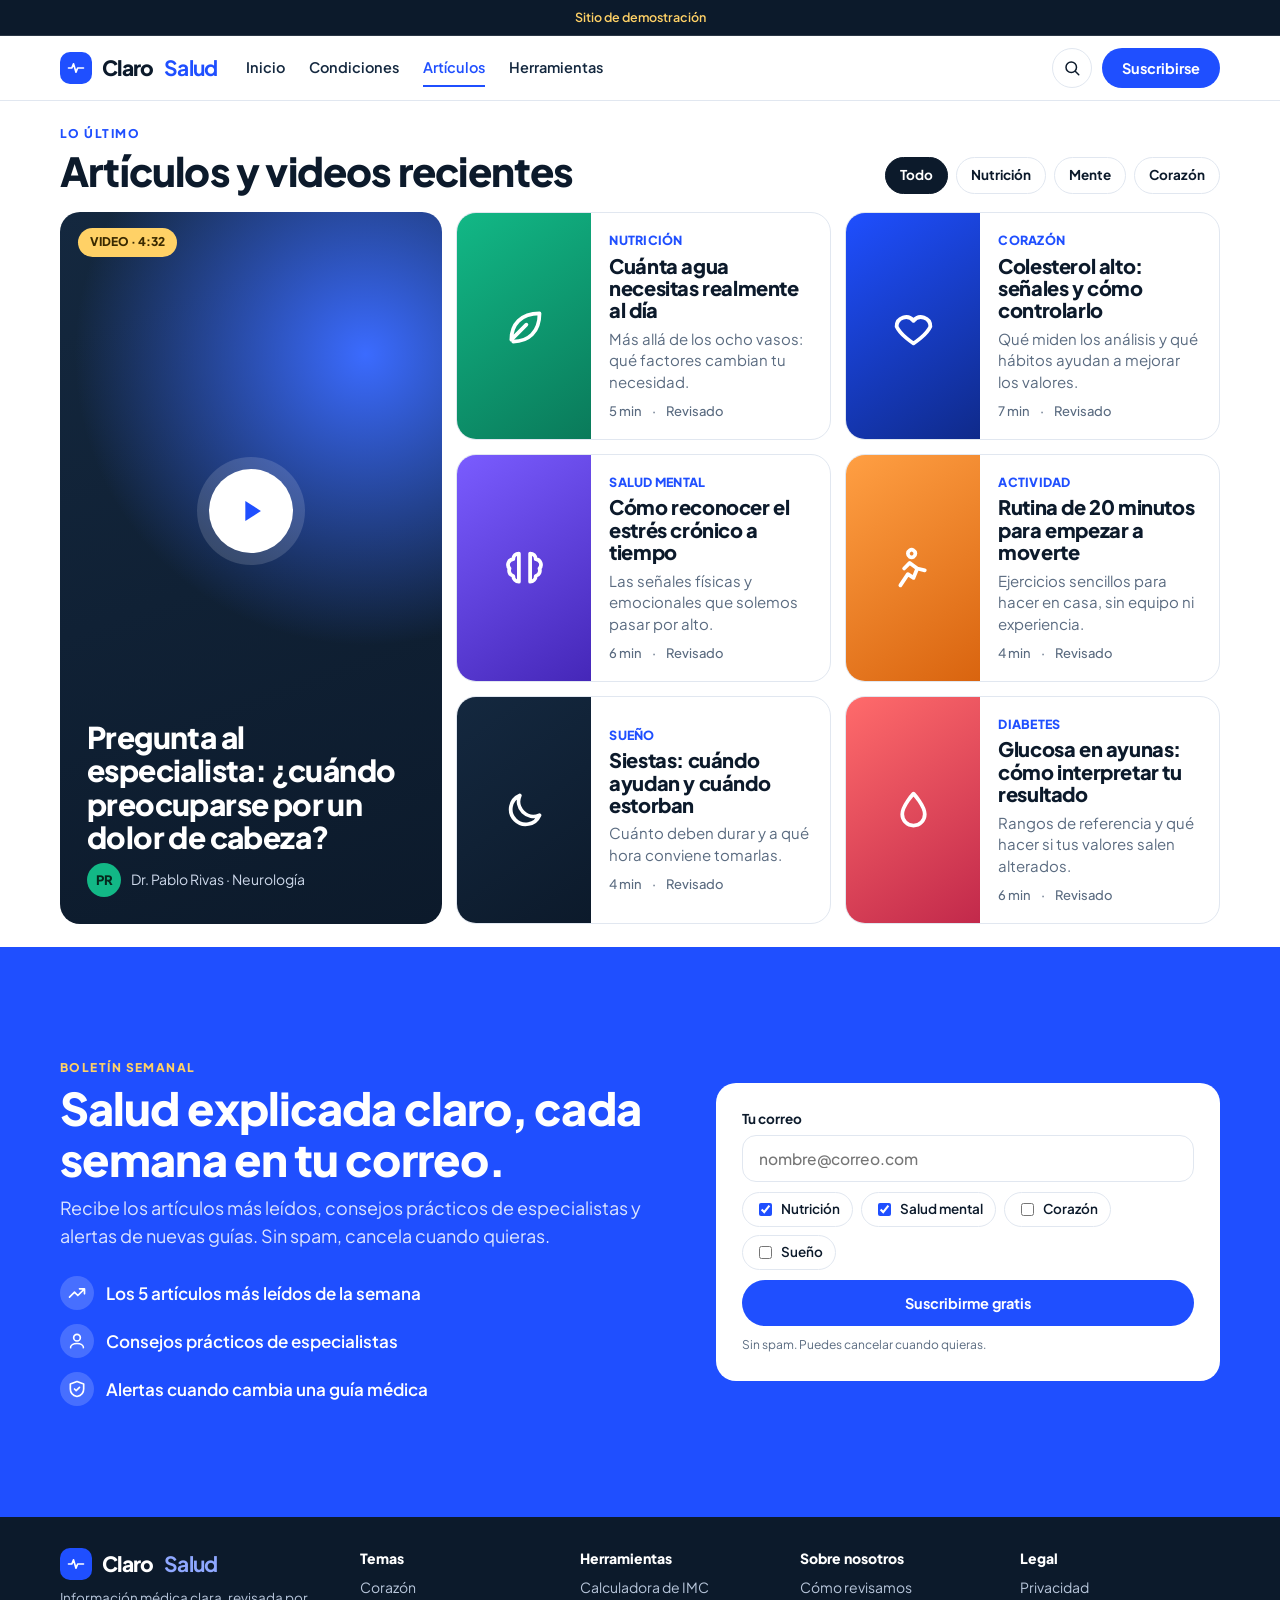
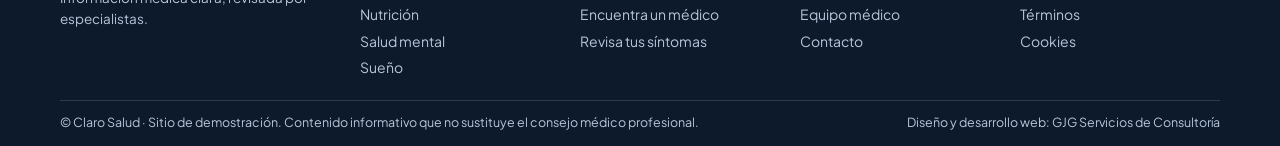
<file: salud/articulos.html>
<!DOCTYPE html>
<html lang="es">
<head>
<meta charset="utf-8">
<meta name="viewport" content="width=device-width, initial-scale=1">
<title>Artículos y bienestar | Claro Salud (demo)</title>
<meta name="description" content="Artículos revisados por especialistas. Sitio de demostración.">
<link rel="icon" type="image/svg+xml" href="data:image/svg+xml,%3Csvg xmlns='http://www.w3.org/2000/svg' viewBox='0 0 64 64'%3E%3Crect width='64' height='64' rx='16' fill='%231f4fff'/%3E%3Cpath d='M8 34h13l6-15 10 28 7-17 4 4h8' fill='none' stroke='%23fff' stroke-width='5' stroke-linecap='round' stroke-linejoin='round'/%3E%3C/svg%3E">
<meta name="theme-color" content="#0c1a2b">
<link rel="preconnect" href="https://fonts.googleapis.com">
<link rel="preconnect" href="https://fonts.gstatic.com" crossorigin>
<link href="https://fonts.googleapis.com/css2?family=Plus+Jakarta+Sans:wght@400;500;600;700;800&display=swap" rel="stylesheet">
<link rel="stylesheet" href="assets/styles.css">
</head>
<body>

<svg width="0" height="0" style="position:absolute" aria-hidden="true">
  <symbol id="i-heart" viewBox="0 0 24 24"><path d="M12 21s-7-4.4-9-9a5 5 0 019-3 5 5 0 019 3c-2 4.6-9 9-9 9z"/></symbol>
  <symbol id="i-moon" viewBox="0 0 24 24"><path d="M20 14.5A8 8 0 019.5 4 8 8 0 1020 14.5z"/></symbol>
  <symbol id="i-brain" viewBox="0 0 24 24"><path d="M9 4a3 3 0 00-3 3 3 3 0 00-2 5 3 3 0 002 4 3 3 0 003 3V4zM15 4a3 3 0 013 3 3 3 0 012 5 3 3 0 01-2 4 3 3 0 01-3 3V4z"/></symbol>
  <symbol id="i-leaf" viewBox="0 0 24 24"><path d="M5 19c0-8 5-14 15-14 0 10-6 15-14 15M5 19l8-8"/></symbol>
  <symbol id="i-pulse" viewBox="0 0 24 24"><path d="M3 12h4l2-5 3 10 2-5h7"/></symbol>
  <symbol id="i-drop" viewBox="0 0 24 24"><path d="M12 3s6 6.5 6 11a6 6 0 01-12 0c0-4.5 6-11 6-11z"/></symbol>
  <symbol id="i-shield" viewBox="0 0 24 24"><path d="M12 3l8 3v6c0 5-3.5 8-8 9-4.5-1-8-4-8-9V6zM9 12l2 2 4-4"/></symbol>
  <symbol id="i-search" viewBox="0 0 24 24"><path d="M11 4a7 7 0 100 14 7 7 0 000-14zM21 21l-5-5"/></symbol>
  <symbol id="i-play" viewBox="0 0 24 24"><path d="M8 5v14l11-7z"/></symbol>
  <symbol id="i-flask" viewBox="0 0 24 24"><path d="M9 3h6M10 3v6l-5 9a2 2 0 002 3h10a2 2 0 002-3l-5-9V3"/></symbol>
  <symbol id="i-pill" viewBox="0 0 24 24"><path d="M10.5 3.5l10 10a4.2 4.2 0 01-6 6l-10-10a4.2 4.2 0 016-6zM8.5 8.5l7 7"/></symbol>
  <symbol id="i-pin" viewBox="0 0 24 24"><path d="M12 21s7-6 7-11a7 7 0 10-14 0c0 5 7 11 7 11zM12 12a2 2 0 100-4 2 2 0 000 4z"/></symbol>
  <symbol id="i-bell" viewBox="0 0 24 24"><path d="M6 9a6 6 0 1112 0c0 6 2 7 2 7H4s2-1 2-7zM10 20a2 2 0 004 0"/></symbol>
  <symbol id="i-scale" viewBox="0 0 24 24"><path d="M4 5h16v14H4zM8 9h8M9 14l3-3"/></symbol>
  <symbol id="i-check" viewBox="0 0 24 24"><path d="M5 12l5 5 9-10"/></symbol>
  <symbol id="i-arrow" viewBox="0 0 24 24"><path d="M5 12h14M13 6l6 6-6 6"/></symbol>
  <symbol id="i-trend" viewBox="0 0 24 24"><path d="M3 17l6-6 4 4 8-8M15 7h6v6"/></symbol>
  <symbol id="i-user" viewBox="0 0 24 24"><path d="M12 12a4 4 0 100-8 4 4 0 000 8zM4 21c0-4 4-6 8-6s8 2 8 6"/></symbol>
  <symbol id="i-run" viewBox="0 0 24 24"><path d="M13 4a2 2 0 100 .01M5 21l4-6 3 2 2-5-4-3-3 3M14 12l4 1"/></symbol>
</svg>

<div class="top">
  <div class="demo-bar">Sitio de demostración</div>
  <header class="nav">
    <div class="wrap">
      <a href="index.html" class="brand" aria-label="Claro Salud, inicio"><span class="mk"><svg class="i"><use href="#i-pulse"/></svg></span>Claro<b>Salud</b></a>
      <nav class="links" aria-label="Principal"><a href="index.html">Inicio</a><a href="temas.html">Condiciones</a><a href="articulos.html" aria-current="page">Artículos</a><a href="herramientas.html">Herramientas</a></nav>
      <div class="push">
        <a class="ib" href="index.html" aria-label="Buscar"><svg class="i"><use href="#i-search"/></svg></a>
        <a href="#boletin" class="btn btn-blue">Suscribirse</a>
      </div>
    </div>
  </header>
  <nav class="subnav" aria-label="Secciones"><a href="index.html">Inicio</a><a href="temas.html">Condiciones</a><a href="articulos.html" aria-current="page">Artículos</a><a href="herramientas.html">Herramientas</a></nav>
</div>

<main>
  <section id="articulos" class="screen">
    <div class="wrap">
      <div class="row-h">
        <div><span class="eyebrow">Lo último</span><h2>Artículos y videos recientes</h2></div>
        <div class="tabs"><a class="on" href="articulos.html">Todo</a><a href="articulos.html">Nutrición</a><a href="articulos.html">Mente</a><a href="articulos.html">Corazón</a></div>
      </div>
      <div class="art-grid">
        <article class="video">
          <span class="tagv">VIDEO · 4:32</span>
          <span class="play"><svg class="i f"><use href="#i-play"/></svg></span>
          <h3>Pregunta al especialista: ¿cuándo preocuparse por un dolor de cabeza?</h3>
          <div class="who"><span class="av">PR</span><span>Dr. Pablo Rivas · Neurología</span></div>
        </article>
        <div class="arts">
          <a class="ac" href="articulos.html"><div class="th g2"><svg class="i"><use href="#i-leaf"/></svg></div><div class="bd"><span class="cat">NUTRICIÓN</span><h4>Cuánta agua necesitas realmente al día</h4><p class="ex">Más allá de los ocho vasos: qué factores cambian tu necesidad.</p><div class="meta"><span>5 min</span><span>·</span><span>Revisado</span></div></div></a>
          <a class="ac" href="articulos.html"><div class="th g1"><svg class="i"><use href="#i-heart"/></svg></div><div class="bd"><span class="cat">CORAZÓN</span><h4>Colesterol alto: señales y cómo controlarlo</h4><p class="ex">Qué miden los análisis y qué hábitos ayudan a mejorar los valores.</p><div class="meta"><span>7 min</span><span>·</span><span>Revisado</span></div></div></a>
          <a class="ac" href="articulos.html"><div class="th g4"><svg class="i"><use href="#i-brain"/></svg></div><div class="bd"><span class="cat">SALUD MENTAL</span><h4>Cómo reconocer el estrés crónico a tiempo</h4><p class="ex">Las señales físicas y emocionales que solemos pasar por alto.</p><div class="meta"><span>6 min</span><span>·</span><span>Revisado</span></div></div></a>
          <a class="ac" href="articulos.html"><div class="th g5"><svg class="i"><use href="#i-run"/></svg></div><div class="bd"><span class="cat">ACTIVIDAD</span><h4>Rutina de 20 minutos para empezar a moverte</h4><p class="ex">Ejercicios sencillos para hacer en casa, sin equipo ni experiencia.</p><div class="meta"><span>4 min</span><span>·</span><span>Revisado</span></div></div></a>
          <a class="ac" href="articulos.html"><div class="th g7"><svg class="i"><use href="#i-moon"/></svg></div><div class="bd"><span class="cat">SUEÑO</span><h4>Siestas: cuándo ayudan y cuándo estorban</h4><p class="ex">Cuánto deben durar y a qué hora conviene tomarlas.</p><div class="meta"><span>4 min</span><span>·</span><span>Revisado</span></div></div></a>
          <a class="ac" href="articulos.html"><div class="th g3"><svg class="i"><use href="#i-drop"/></svg></div><div class="bd"><span class="cat">DIABETES</span><h4>Glucosa en ayunas: cómo interpretar tu resultado</h4><p class="ex">Rangos de referencia y qué hacer si tus valores salen alterados.</p><div class="meta"><span>6 min</span><span>·</span><span>Revisado</span></div></div></a>
        </div>
      </div>
    </div>
  </section>

  <div class="last">
    <section id="boletin">
      <div class="wrap">
        <div>
          <span class="eyebrow" style="color:var(--sun)">Boletín semanal</span>
          <h2>Salud explicada claro, cada semana en tu correo.</h2>
          <p class="lead">Recibe los artículos más leídos, consejos prácticos de especialistas y alertas de nuevas guías. Sin spam, cancela cuando quieras.</p>
          <ul class="bl"><li><svg class="i"><use href="#i-trend"/></svg>Los 5 artículos más leídos de la semana</li><li><svg class="i"><use href="#i-user"/></svg>Consejos prácticos de especialistas</li><li><svg class="i"><use href="#i-shield"/></svg>Alertas cuando cambia una guía médica</li></ul>
        </div>
        <form class="nl" onsubmit="event.preventDefault();this.querySelector('button').textContent='Gracias, es una demostración';">
          <label>Tu correo<input type="email" placeholder="nombre@correo.com" required></label>
          <div class="opts" role="group" aria-label="Temas">
            <label><input type="checkbox" checked>Nutrición</label>
            <label><input type="checkbox" checked>Salud mental</label>
            <label><input type="checkbox">Corazón</label>
            <label><input type="checkbox">Sueño</label>
          </div>
          <button class="btn btn-blue" type="submit" style="padding:14px">Suscribirme gratis</button>
          <small>Sin spam. Puedes cancelar cuando quieras.</small>
        </form>
      </div>
    </section>
    <footer>
      <div class="wrap">
        <div class="fcols">
          <div class="fbrand"><a href="index.html" class="brand" style="color:#fff"><span class="mk"><svg class="i"><use href="#i-pulse"/></svg></span>Claro<b style="color:#8fa8ff">Salud</b></a><p>Información médica clara, revisada por especialistas.</p></div>
          <div><h5>Temas</h5><ul><li><a href="temas.html">Corazón</a></li><li><a href="temas.html">Nutrición</a></li><li><a href="temas.html">Salud mental</a></li><li><a href="temas.html">Sueño</a></li></ul></div>
          <div><h5>Herramientas</h5><ul><li><a href="herramientas.html">Calculadora de IMC</a></li><li><a href="herramientas.html">Encuentra un médico</a></li><li><a href="herramientas.html">Revisa tus síntomas</a></li></ul></div>
          <div><h5>Sobre nosotros</h5><ul><li><a href="herramientas.html">Cómo revisamos</a></li><li><a href="herramientas.html">Equipo médico</a></li><li><a href="#boletin">Contacto</a></li></ul></div>
          <div><h5>Legal</h5><ul><li><a href="index.html">Privacidad</a></li><li><a href="index.html">Términos</a></li><li><a href="index.html">Cookies</a></li></ul></div>
        </div>
        <div class="legal">
          <span>© Claro Salud · Sitio de demostración. Contenido informativo que no sustituye el consejo médico profesional.</span>
          <span>Diseño y desarrollo web: GJG Servicios de Consultoría</span>
        </div>
      </div>
    </footer>
  </div>
</main>

<script src="assets/app.js"></script>
</body>
</html>
</file>
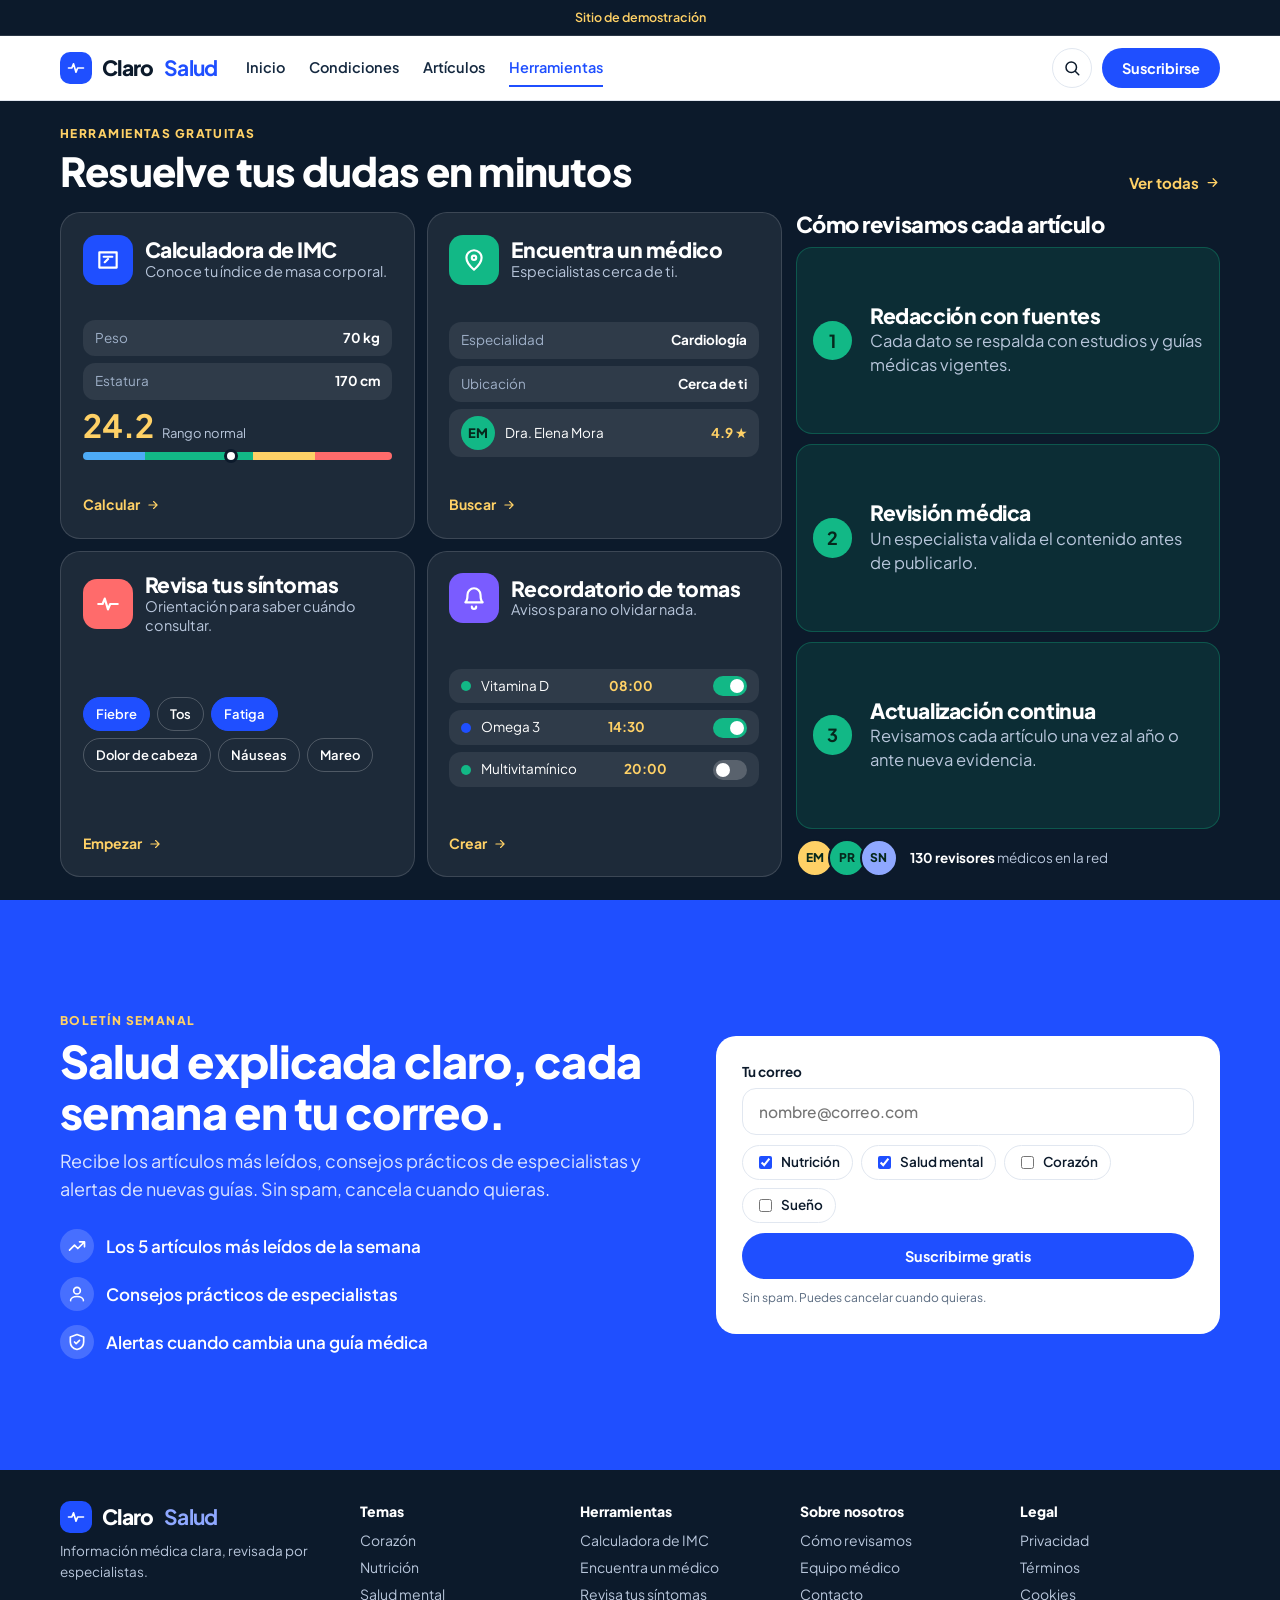
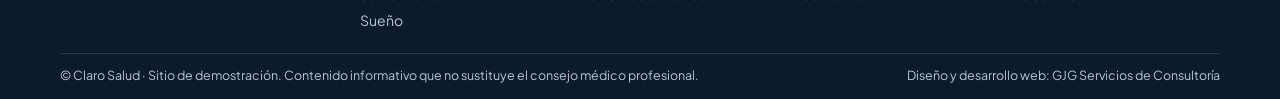
<file: salud/herramientas.html>
<!DOCTYPE html>
<html lang="es">
<head>
<meta charset="utf-8">
<meta name="viewport" content="width=device-width, initial-scale=1">
<title>Herramientas | Claro Salud (demo)</title>
<meta name="description" content="Calculadoras, buscador de médicos y cómo revisamos el contenido. Sitio de demostración.">
<link rel="icon" type="image/svg+xml" href="data:image/svg+xml,%3Csvg xmlns='http://www.w3.org/2000/svg' viewBox='0 0 64 64'%3E%3Crect width='64' height='64' rx='16' fill='%231f4fff'/%3E%3Cpath d='M8 34h13l6-15 10 28 7-17 4 4h8' fill='none' stroke='%23fff' stroke-width='5' stroke-linecap='round' stroke-linejoin='round'/%3E%3C/svg%3E">
<meta name="theme-color" content="#0c1a2b">
<link rel="preconnect" href="https://fonts.googleapis.com">
<link rel="preconnect" href="https://fonts.gstatic.com" crossorigin>
<link href="https://fonts.googleapis.com/css2?family=Plus+Jakarta+Sans:wght@400;500;600;700;800&display=swap" rel="stylesheet">
<link rel="stylesheet" href="assets/styles.css">
</head>
<body>

<svg width="0" height="0" style="position:absolute" aria-hidden="true">
  <symbol id="i-heart" viewBox="0 0 24 24"><path d="M12 21s-7-4.4-9-9a5 5 0 019-3 5 5 0 019 3c-2 4.6-9 9-9 9z"/></symbol>
  <symbol id="i-moon" viewBox="0 0 24 24"><path d="M20 14.5A8 8 0 019.5 4 8 8 0 1020 14.5z"/></symbol>
  <symbol id="i-brain" viewBox="0 0 24 24"><path d="M9 4a3 3 0 00-3 3 3 3 0 00-2 5 3 3 0 002 4 3 3 0 003 3V4zM15 4a3 3 0 013 3 3 3 0 012 5 3 3 0 01-2 4 3 3 0 01-3 3V4z"/></symbol>
  <symbol id="i-leaf" viewBox="0 0 24 24"><path d="M5 19c0-8 5-14 15-14 0 10-6 15-14 15M5 19l8-8"/></symbol>
  <symbol id="i-pulse" viewBox="0 0 24 24"><path d="M3 12h4l2-5 3 10 2-5h7"/></symbol>
  <symbol id="i-drop" viewBox="0 0 24 24"><path d="M12 3s6 6.5 6 11a6 6 0 01-12 0c0-4.5 6-11 6-11z"/></symbol>
  <symbol id="i-shield" viewBox="0 0 24 24"><path d="M12 3l8 3v6c0 5-3.5 8-8 9-4.5-1-8-4-8-9V6zM9 12l2 2 4-4"/></symbol>
  <symbol id="i-search" viewBox="0 0 24 24"><path d="M11 4a7 7 0 100 14 7 7 0 000-14zM21 21l-5-5"/></symbol>
  <symbol id="i-play" viewBox="0 0 24 24"><path d="M8 5v14l11-7z"/></symbol>
  <symbol id="i-flask" viewBox="0 0 24 24"><path d="M9 3h6M10 3v6l-5 9a2 2 0 002 3h10a2 2 0 002-3l-5-9V3"/></symbol>
  <symbol id="i-pill" viewBox="0 0 24 24"><path d="M10.5 3.5l10 10a4.2 4.2 0 01-6 6l-10-10a4.2 4.2 0 016-6zM8.5 8.5l7 7"/></symbol>
  <symbol id="i-pin" viewBox="0 0 24 24"><path d="M12 21s7-6 7-11a7 7 0 10-14 0c0 5 7 11 7 11zM12 12a2 2 0 100-4 2 2 0 000 4z"/></symbol>
  <symbol id="i-bell" viewBox="0 0 24 24"><path d="M6 9a6 6 0 1112 0c0 6 2 7 2 7H4s2-1 2-7zM10 20a2 2 0 004 0"/></symbol>
  <symbol id="i-scale" viewBox="0 0 24 24"><path d="M4 5h16v14H4zM8 9h8M9 14l3-3"/></symbol>
  <symbol id="i-check" viewBox="0 0 24 24"><path d="M5 12l5 5 9-10"/></symbol>
  <symbol id="i-arrow" viewBox="0 0 24 24"><path d="M5 12h14M13 6l6 6-6 6"/></symbol>
  <symbol id="i-trend" viewBox="0 0 24 24"><path d="M3 17l6-6 4 4 8-8M15 7h6v6"/></symbol>
  <symbol id="i-user" viewBox="0 0 24 24"><path d="M12 12a4 4 0 100-8 4 4 0 000 8zM4 21c0-4 4-6 8-6s8 2 8 6"/></symbol>
  <symbol id="i-run" viewBox="0 0 24 24"><path d="M13 4a2 2 0 100 .01M5 21l4-6 3 2 2-5-4-3-3 3M14 12l4 1"/></symbol>
</svg>

<div class="top">
  <div class="demo-bar">Sitio de demostración</div>
  <header class="nav">
    <div class="wrap">
      <a href="index.html" class="brand" aria-label="Claro Salud, inicio"><span class="mk"><svg class="i"><use href="#i-pulse"/></svg></span>Claro<b>Salud</b></a>
      <nav class="links" aria-label="Principal"><a href="index.html">Inicio</a><a href="temas.html">Condiciones</a><a href="articulos.html">Artículos</a><a href="herramientas.html" aria-current="page">Herramientas</a></nav>
      <div class="push">
        <a class="ib" href="index.html" aria-label="Buscar"><svg class="i"><use href="#i-search"/></svg></a>
        <a href="#boletin" class="btn btn-blue">Suscribirse</a>
      </div>
    </div>
  </header>
  <nav class="subnav" aria-label="Secciones"><a href="index.html">Inicio</a><a href="temas.html">Condiciones</a><a href="articulos.html">Artículos</a><a href="herramientas.html" aria-current="page">Herramientas</a></nav>
</div>

<main>
  <section id="herramientas" class="screen dark">
    <div class="wrap">
      <div class="row-h">
        <div><span class="eyebrow">Herramientas gratuitas</span><h2>Resuelve tus dudas en minutos</h2></div>
        <a class="more" href="herramientas.html" style="color:var(--sun)">Ver todas <svg class="i"><use href="#i-arrow"/></svg></a>
      </div>
      <div class="tw">
        <div class="tools">
          <a class="tool" href="herramientas.html"><div class="th2"><span class="ti"><svg class="i"><use href="#i-scale"/></svg></span><div><h3>Calculadora de IMC</h3><p>Conoce tu índice de masa corporal.</p></div></div>
            <div class="mini"><div class="fld"><span>Peso</span><b>70 kg</b></div><div class="fld"><span>Estatura</span><b>170 cm</b></div><div class="res"><div><b>24.2</b>Rango normal</div><div class="bar"><i style="--p:48%"></i></div></div></div>
            <span class="go">Calcular <svg class="i"><use href="#i-arrow"/></svg></span></a>
          <a class="tool" href="herramientas.html"><div class="th2"><span class="ti"><svg class="i"><use href="#i-pin"/></svg></span><div><h3>Encuentra un médico</h3><p>Especialistas cerca de ti.</p></div></div>
            <div class="mini"><div class="fld"><span>Especialidad</span><b>Cardiología</b></div><div class="fld"><span>Ubicación</span><b>Cerca de ti</b></div><div class="drow"><span class="av">EM</span>Dra. Elena Mora<em>4.9 ★</em></div></div>
            <span class="go">Buscar <svg class="i"><use href="#i-arrow"/></svg></span></a>
          <a class="tool" href="herramientas.html"><div class="th2"><span class="ti"><svg class="i"><use href="#i-pulse"/></svg></span><div><h3>Revisa tus síntomas</h3><p>Orientación para saber cuándo consultar.</p></div></div>
            <div class="mini"><div class="chips2"><span class="on">Fiebre</span><span>Tos</span><span class="on">Fatiga</span><span>Dolor de cabeza</span><span>Náuseas</span><span>Mareo</span></div></div>
            <span class="go">Empezar <svg class="i"><use href="#i-arrow"/></svg></span></a>
          <a class="tool" href="herramientas.html"><div class="th2"><span class="ti"><svg class="i"><use href="#i-bell"/></svg></span><div><h3>Recordatorio de tomas</h3><p>Avisos para no olvidar nada.</p></div></div>
            <div class="mini"><div class="drow"><span class="dotp"></span>Vitamina D<em>08:00</em><i class="tg on"></i></div><div class="drow"><span class="dotp b"></span>Omega 3<em>14:30</em><i class="tg on"></i></div><div class="drow"><span class="dotp"></span>Multivitamínico<em>20:00</em><i class="tg"></i></div></div>
            <span class="go">Crear <svg class="i"><use href="#i-arrow"/></svg></span></a>
        </div>
        <div class="method">
          <h3>Cómo revisamos cada artículo</h3>
          <div class="steps">
            <div class="step"><b>1</b><div><h4>Redacción con fuentes</h4><p>Cada dato se respalda con estudios y guías médicas vigentes.</p></div></div>
            <div class="step"><b>2</b><div><h4>Revisión médica</h4><p>Un especialista valida el contenido antes de publicarlo.</p></div></div>
            <div class="step"><b>3</b><div><h4>Actualización continua</h4><p>Revisamos cada artículo una vez al año o ante nueva evidencia.</p></div></div>
          </div>
          <div class="team"><span class="avs"><span class="av" style="background:#ffd166">EM</span><span class="av" style="background:#12b886">PR</span><span class="av" style="background:#8fa8ff">SN</span></span><span><b style="color:#fff">130 revisores</b> médicos en la red</span></div>
        </div>
      </div>
    </div>
  </section>

  <div class="last">
    <section id="boletin">
      <div class="wrap">
        <div>
          <span class="eyebrow" style="color:var(--sun)">Boletín semanal</span>
          <h2>Salud explicada claro, cada semana en tu correo.</h2>
          <p class="lead">Recibe los artículos más leídos, consejos prácticos de especialistas y alertas de nuevas guías. Sin spam, cancela cuando quieras.</p>
          <ul class="bl"><li><svg class="i"><use href="#i-trend"/></svg>Los 5 artículos más leídos de la semana</li><li><svg class="i"><use href="#i-user"/></svg>Consejos prácticos de especialistas</li><li><svg class="i"><use href="#i-shield"/></svg>Alertas cuando cambia una guía médica</li></ul>
        </div>
        <form class="nl" onsubmit="event.preventDefault();this.querySelector('button').textContent='Gracias, es una demostración';">
          <label>Tu correo<input type="email" placeholder="nombre@correo.com" required></label>
          <div class="opts" role="group" aria-label="Temas">
            <label><input type="checkbox" checked>Nutrición</label>
            <label><input type="checkbox" checked>Salud mental</label>
            <label><input type="checkbox">Corazón</label>
            <label><input type="checkbox">Sueño</label>
          </div>
          <button class="btn btn-blue" type="submit" style="padding:14px">Suscribirme gratis</button>
          <small>Sin spam. Puedes cancelar cuando quieras.</small>
        </form>
      </div>
    </section>
    <footer>
      <div class="wrap">
        <div class="fcols">
          <div class="fbrand"><a href="index.html" class="brand" style="color:#fff"><span class="mk"><svg class="i"><use href="#i-pulse"/></svg></span>Claro<b style="color:#8fa8ff">Salud</b></a><p>Información médica clara, revisada por especialistas.</p></div>
          <div><h5>Temas</h5><ul><li><a href="temas.html">Corazón</a></li><li><a href="temas.html">Nutrición</a></li><li><a href="temas.html">Salud mental</a></li><li><a href="temas.html">Sueño</a></li></ul></div>
          <div><h5>Herramientas</h5><ul><li><a href="herramientas.html">Calculadora de IMC</a></li><li><a href="herramientas.html">Encuentra un médico</a></li><li><a href="herramientas.html">Revisa tus síntomas</a></li></ul></div>
          <div><h5>Sobre nosotros</h5><ul><li><a href="herramientas.html">Cómo revisamos</a></li><li><a href="herramientas.html">Equipo médico</a></li><li><a href="#boletin">Contacto</a></li></ul></div>
          <div><h5>Legal</h5><ul><li><a href="index.html">Privacidad</a></li><li><a href="index.html">Términos</a></li><li><a href="index.html">Cookies</a></li></ul></div>
        </div>
        <div class="legal">
          <span>© Claro Salud · Sitio de demostración. Contenido informativo que no sustituye el consejo médico profesional.</span>
          <span>Diseño y desarrollo web: GJG Servicios de Consultoría</span>
        </div>
      </div>
    </footer>
  </div>
</main>

<script src="assets/app.js"></script>
</body>
</html>
</file>
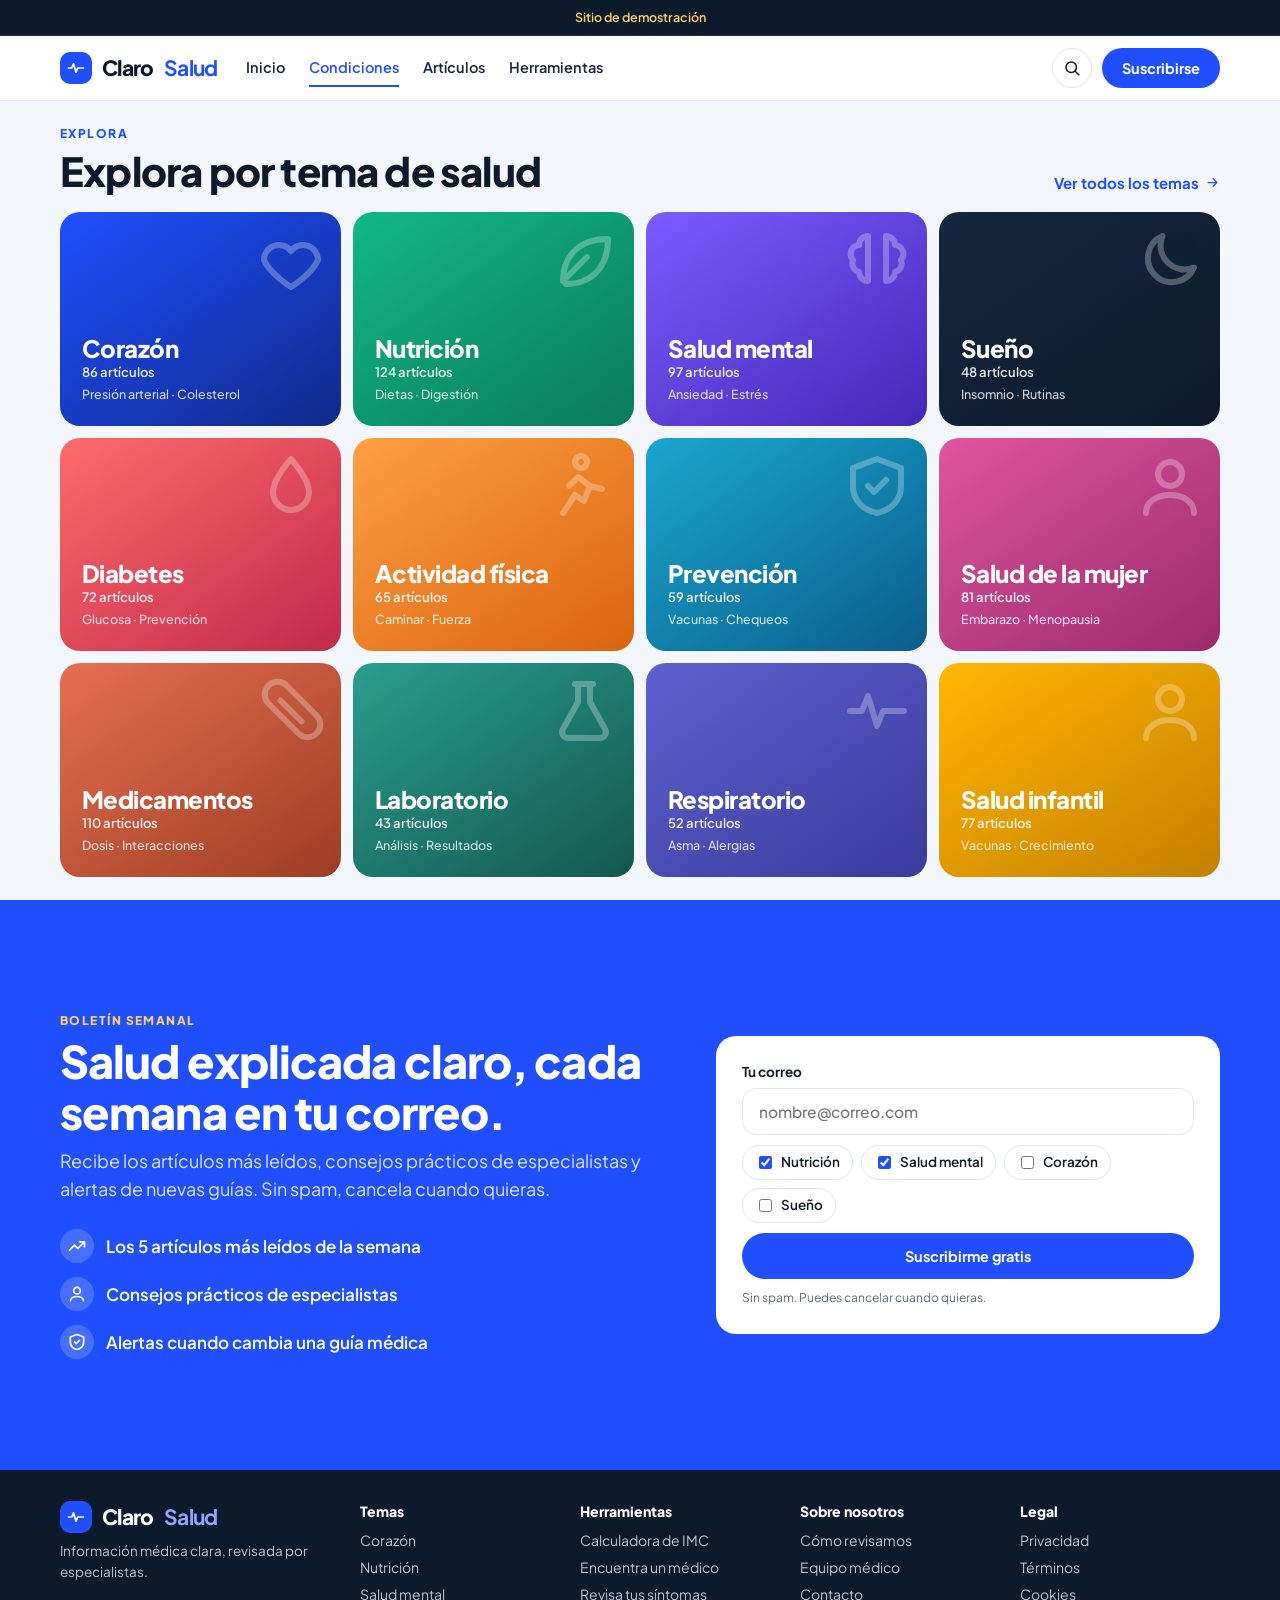
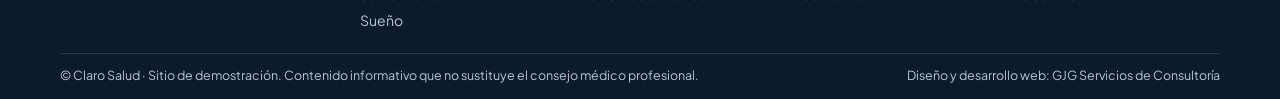
<file: salud/temas.html>
<!DOCTYPE html>
<html lang="es">
<head>
<meta charset="utf-8">
<meta name="viewport" content="width=device-width, initial-scale=1">
<title>Condiciones y temas | Claro Salud (demo)</title>
<meta name="description" content="Explora temas de salud por categoría. Sitio de demostración.">
<link rel="icon" type="image/svg+xml" href="data:image/svg+xml,%3Csvg xmlns='http://www.w3.org/2000/svg' viewBox='0 0 64 64'%3E%3Crect width='64' height='64' rx='16' fill='%231f4fff'/%3E%3Cpath d='M8 34h13l6-15 10 28 7-17 4 4h8' fill='none' stroke='%23fff' stroke-width='5' stroke-linecap='round' stroke-linejoin='round'/%3E%3C/svg%3E">
<meta name="theme-color" content="#0c1a2b">
<link rel="preconnect" href="https://fonts.googleapis.com">
<link rel="preconnect" href="https://fonts.gstatic.com" crossorigin>
<link href="https://fonts.googleapis.com/css2?family=Plus+Jakarta+Sans:wght@400;500;600;700;800&display=swap" rel="stylesheet">
<link rel="stylesheet" href="assets/styles.css">
</head>
<body>

<svg width="0" height="0" style="position:absolute" aria-hidden="true">
  <symbol id="i-heart" viewBox="0 0 24 24"><path d="M12 21s-7-4.4-9-9a5 5 0 019-3 5 5 0 019 3c-2 4.6-9 9-9 9z"/></symbol>
  <symbol id="i-moon" viewBox="0 0 24 24"><path d="M20 14.5A8 8 0 019.5 4 8 8 0 1020 14.5z"/></symbol>
  <symbol id="i-brain" viewBox="0 0 24 24"><path d="M9 4a3 3 0 00-3 3 3 3 0 00-2 5 3 3 0 002 4 3 3 0 003 3V4zM15 4a3 3 0 013 3 3 3 0 012 5 3 3 0 01-2 4 3 3 0 01-3 3V4z"/></symbol>
  <symbol id="i-leaf" viewBox="0 0 24 24"><path d="M5 19c0-8 5-14 15-14 0 10-6 15-14 15M5 19l8-8"/></symbol>
  <symbol id="i-pulse" viewBox="0 0 24 24"><path d="M3 12h4l2-5 3 10 2-5h7"/></symbol>
  <symbol id="i-drop" viewBox="0 0 24 24"><path d="M12 3s6 6.5 6 11a6 6 0 01-12 0c0-4.5 6-11 6-11z"/></symbol>
  <symbol id="i-shield" viewBox="0 0 24 24"><path d="M12 3l8 3v6c0 5-3.5 8-8 9-4.5-1-8-4-8-9V6zM9 12l2 2 4-4"/></symbol>
  <symbol id="i-search" viewBox="0 0 24 24"><path d="M11 4a7 7 0 100 14 7 7 0 000-14zM21 21l-5-5"/></symbol>
  <symbol id="i-play" viewBox="0 0 24 24"><path d="M8 5v14l11-7z"/></symbol>
  <symbol id="i-flask" viewBox="0 0 24 24"><path d="M9 3h6M10 3v6l-5 9a2 2 0 002 3h10a2 2 0 002-3l-5-9V3"/></symbol>
  <symbol id="i-pill" viewBox="0 0 24 24"><path d="M10.5 3.5l10 10a4.2 4.2 0 01-6 6l-10-10a4.2 4.2 0 016-6zM8.5 8.5l7 7"/></symbol>
  <symbol id="i-pin" viewBox="0 0 24 24"><path d="M12 21s7-6 7-11a7 7 0 10-14 0c0 5 7 11 7 11zM12 12a2 2 0 100-4 2 2 0 000 4z"/></symbol>
  <symbol id="i-bell" viewBox="0 0 24 24"><path d="M6 9a6 6 0 1112 0c0 6 2 7 2 7H4s2-1 2-7zM10 20a2 2 0 004 0"/></symbol>
  <symbol id="i-scale" viewBox="0 0 24 24"><path d="M4 5h16v14H4zM8 9h8M9 14l3-3"/></symbol>
  <symbol id="i-check" viewBox="0 0 24 24"><path d="M5 12l5 5 9-10"/></symbol>
  <symbol id="i-arrow" viewBox="0 0 24 24"><path d="M5 12h14M13 6l6 6-6 6"/></symbol>
  <symbol id="i-trend" viewBox="0 0 24 24"><path d="M3 17l6-6 4 4 8-8M15 7h6v6"/></symbol>
  <symbol id="i-user" viewBox="0 0 24 24"><path d="M12 12a4 4 0 100-8 4 4 0 000 8zM4 21c0-4 4-6 8-6s8 2 8 6"/></symbol>
  <symbol id="i-run" viewBox="0 0 24 24"><path d="M13 4a2 2 0 100 .01M5 21l4-6 3 2 2-5-4-3-3 3M14 12l4 1"/></symbol>
</svg>

<div class="top">
  <div class="demo-bar">Sitio de demostración</div>
  <header class="nav">
    <div class="wrap">
      <a href="index.html" class="brand" aria-label="Claro Salud, inicio"><span class="mk"><svg class="i"><use href="#i-pulse"/></svg></span>Claro<b>Salud</b></a>
      <nav class="links" aria-label="Principal"><a href="index.html">Inicio</a><a href="temas.html" aria-current="page">Condiciones</a><a href="articulos.html">Artículos</a><a href="herramientas.html">Herramientas</a></nav>
      <div class="push">
        <a class="ib" href="index.html" aria-label="Buscar"><svg class="i"><use href="#i-search"/></svg></a>
        <a href="#boletin" class="btn btn-blue">Suscribirse</a>
      </div>
    </div>
  </header>
  <nav class="subnav" aria-label="Secciones"><a href="index.html">Inicio</a><a href="temas.html" aria-current="page">Condiciones</a><a href="articulos.html">Artículos</a><a href="herramientas.html">Herramientas</a></nav>
</div>

<main>
  <section id="temas" class="screen" style="background:var(--soft)">
    <div class="wrap">
      <div class="row-h">
        <div><span class="eyebrow">Explora</span><h2>Explora por tema de salud</h2></div>
        <a class="more" href="temas.html">Ver todos los temas <svg class="i"><use href="#i-arrow"/></svg></a>
      </div>
      <div class="topics">
        <a class="tile g1" href="articulos.html"><svg class="i"><use href="#i-heart"/></svg><h3>Corazón</h3><span>86 artículos</span><em>Presión arterial · Colesterol</em></a>
        <a class="tile g2" href="articulos.html"><svg class="i"><use href="#i-leaf"/></svg><h3>Nutrición</h3><span>124 artículos</span><em>Dietas · Digestión</em></a>
        <a class="tile g4" href="articulos.html"><svg class="i"><use href="#i-brain"/></svg><h3>Salud mental</h3><span>97 artículos</span><em>Ansiedad · Estrés</em></a>
        <a class="tile g7" href="articulos.html"><svg class="i"><use href="#i-moon"/></svg><h3>Sueño</h3><span>48 artículos</span><em>Insomnio · Rutinas</em></a>
        <a class="tile g3" href="articulos.html"><svg class="i"><use href="#i-drop"/></svg><h3>Diabetes</h3><span>72 artículos</span><em>Glucosa · Prevención</em></a>
        <a class="tile g5" href="articulos.html"><svg class="i"><use href="#i-run"/></svg><h3>Actividad física</h3><span>65 artículos</span><em>Caminar · Fuerza</em></a>
        <a class="tile g6" href="articulos.html"><svg class="i"><use href="#i-shield"/></svg><h3>Prevención</h3><span>59 artículos</span><em>Vacunas · Chequeos</em></a>
        <a class="tile g8" href="articulos.html"><svg class="i"><use href="#i-user"/></svg><h3>Salud de la mujer</h3><span>81 artículos</span><em>Embarazo · Menopausia</em></a>
        <a class="tile g9" href="articulos.html"><svg class="i"><use href="#i-pill"/></svg><h3>Medicamentos</h3><span>110 artículos</span><em>Dosis · Interacciones</em></a>
        <a class="tile g10" href="articulos.html"><svg class="i"><use href="#i-flask"/></svg><h3>Laboratorio</h3><span>43 artículos</span><em>Análisis · Resultados</em></a>
        <a class="tile g11" href="articulos.html"><svg class="i"><use href="#i-pulse"/></svg><h3>Respiratorio</h3><span>52 artículos</span><em>Asma · Alergias</em></a>
        <a class="tile g12" href="articulos.html"><svg class="i"><use href="#i-user"/></svg><h3>Salud infantil</h3><span>77 artículos</span><em>Vacunas · Crecimiento</em></a>
      </div>
    </div>
  </section>

  <div class="last">
    <section id="boletin">
      <div class="wrap">
        <div>
          <span class="eyebrow" style="color:var(--sun)">Boletín semanal</span>
          <h2>Salud explicada claro, cada semana en tu correo.</h2>
          <p class="lead">Recibe los artículos más leídos, consejos prácticos de especialistas y alertas de nuevas guías. Sin spam, cancela cuando quieras.</p>
          <ul class="bl"><li><svg class="i"><use href="#i-trend"/></svg>Los 5 artículos más leídos de la semana</li><li><svg class="i"><use href="#i-user"/></svg>Consejos prácticos de especialistas</li><li><svg class="i"><use href="#i-shield"/></svg>Alertas cuando cambia una guía médica</li></ul>
        </div>
        <form class="nl" onsubmit="event.preventDefault();this.querySelector('button').textContent='Gracias, es una demostración';">
          <label>Tu correo<input type="email" placeholder="nombre@correo.com" required></label>
          <div class="opts" role="group" aria-label="Temas">
            <label><input type="checkbox" checked>Nutrición</label>
            <label><input type="checkbox" checked>Salud mental</label>
            <label><input type="checkbox">Corazón</label>
            <label><input type="checkbox">Sueño</label>
          </div>
          <button class="btn btn-blue" type="submit" style="padding:14px">Suscribirme gratis</button>
          <small>Sin spam. Puedes cancelar cuando quieras.</small>
        </form>
      </div>
    </section>
    <footer>
      <div class="wrap">
        <div class="fcols">
          <div class="fbrand"><a href="index.html" class="brand" style="color:#fff"><span class="mk"><svg class="i"><use href="#i-pulse"/></svg></span>Claro<b style="color:#8fa8ff">Salud</b></a><p>Información médica clara, revisada por especialistas.</p></div>
          <div><h5>Temas</h5><ul><li><a href="temas.html">Corazón</a></li><li><a href="temas.html">Nutrición</a></li><li><a href="temas.html">Salud mental</a></li><li><a href="temas.html">Sueño</a></li></ul></div>
          <div><h5>Herramientas</h5><ul><li><a href="herramientas.html">Calculadora de IMC</a></li><li><a href="herramientas.html">Encuentra un médico</a></li><li><a href="herramientas.html">Revisa tus síntomas</a></li></ul></div>
          <div><h5>Sobre nosotros</h5><ul><li><a href="herramientas.html">Cómo revisamos</a></li><li><a href="herramientas.html">Equipo médico</a></li><li><a href="#boletin">Contacto</a></li></ul></div>
          <div><h5>Legal</h5><ul><li><a href="index.html">Privacidad</a></li><li><a href="index.html">Términos</a></li><li><a href="index.html">Cookies</a></li></ul></div>
        </div>
        <div class="legal">
          <span>© Claro Salud · Sitio de demostración. Contenido informativo que no sustituye el consejo médico profesional.</span>
          <span>Diseño y desarrollo web: GJG Servicios de Consultoría</span>
        </div>
      </div>
    </footer>
  </div>
</main>

<script src="assets/app.js"></script>
</body>
</html>
</file>
<file: clinica/assets/styles.css>
:root{
    --ink:#1c1533; --violet:#6a3df0; --violet-d:#4f27c9; --lilac:#f0ebff; --bg:#fbfaff; --wa:#1fbf5b; --wa-d:#17a24c;
    --sun:#ffc83d; --line:#e6e0f5; --muted:#5f5a78; --card:#fff; --radius:22px;
    --hdr:101px; --bar:0px;
  }
  *{box-sizing:border-box}
  html{scroll-behavior:smooth;scroll-snap-type:y proximity;scroll-padding-top:var(--hdr)}
  body{margin:0;font-family:'Manrope',system-ui,sans-serif;color:var(--ink);background:var(--bg);line-height:1.55;-webkit-font-smoothing:antialiased;padding-bottom:var(--bar)}
  a{color:inherit;text-decoration:none}
  h1,h2,h3,h4{margin:0;font-family:'Sora',system-ui,sans-serif;font-weight:700;letter-spacing:-.03em;line-height:1.08}
  p{margin:0}
  ul{list-style:none;margin:0;padding:0}
  .i{width:1em;height:1em;fill:none;stroke:currentColor;stroke-width:2;stroke-linecap:round;stroke-linejoin:round;flex-shrink:0}
  .i.f{fill:currentColor;stroke:none}
  .wrap{width:100%;max-width:1200px;margin:0 auto;padding:0 18px}

  /* Header */
  .top{position:sticky;top:0;z-index:40}
  .demo-bar{background:var(--ink);color:var(--sun);font-size:12.5px;font-weight:600;text-align:center;padding:8px 14px}
  .nav{background:rgba(251,250,255,.94);backdrop-filter:blur(10px);border-bottom:1px solid var(--line)}
  .nav .wrap{display:flex;align-items:center;gap:22px;height:64px}
  .brand{display:flex;align-items:center;gap:10px;font:800 22px 'Sora',sans-serif;letter-spacing:-.04em}
  .brand .mk{width:34px;height:34px;border-radius:11px;background:var(--violet);display:grid;place-items:center;color:#fff;font-size:20px}
  .links{display:none;gap:22px;font-weight:600;font-size:14.5px;color:var(--muted);margin-left:auto}
  .links a:hover{color:var(--violet)}
  .nav .push{margin-left:auto;display:flex;gap:10px;align-items:center}
  .btn{display:inline-flex;align-items:center;justify-content:center;gap:9px;font:700 15px 'Manrope',sans-serif;padding:13px 22px;border-radius:999px;border:0;cursor:pointer;white-space:nowrap;transition:transform .15s,background .15s,box-shadow .15s}
  .btn:hover{transform:translateY(-2px)}
  .btn-wa{background:var(--wa);color:#04210f;box-shadow:0 10px 24px rgba(31,191,91,.35)}
  .btn-wa:hover{background:#27d065}
  .btn-violet{background:var(--violet);color:#fff}
  .btn-violet:hover{background:var(--violet-d)}
  .btn-line{background:transparent;color:var(--ink);border:2px solid var(--ink)}
  .btn-line:hover{background:var(--ink);color:#fff}
  .btn .i{font-size:19px}

  /* One screen per section */
  .screen{min-height:calc(100svh - var(--hdr) - var(--bar));scroll-snap-align:start;display:flex;flex-direction:column;padding:clamp(16px,3vh,36px) 0}
  .screen>.wrap{flex:1;display:flex;flex-direction:column;gap:clamp(12px,2.4vh,22px);min-height:0}
  .last{min-height:calc(100svh - var(--hdr) - var(--bar));scroll-snap-align:start;display:flex;flex-direction:column}
  .last #cita{flex:1;display:flex;flex-direction:column;justify-content:center;padding:clamp(16px,3.4vh,40px) 0}
  .eyebrow{display:inline-block;font-size:12px;font-weight:800;letter-spacing:.12em;text-transform:uppercase;color:var(--violet);margin-bottom:8px}
  .head h2{font-size:clamp(26px,5vh,46px)}
  .head p{color:var(--muted);margin-top:8px;font-size:clamp(14.5px,2vh,17.5px);max-width:60ch}
  .grid-fill>*{min-width:0}
  .chip{display:inline-flex;align-items:center;gap:8px;font-size:13px;font-weight:700;padding:6px 13px;border-radius:999px;background:var(--lilac);color:var(--violet-d)}

  /* Hero */
  .hero{background:radial-gradient(circle at 85% 10%,#e3d9ff 0,transparent 45%),radial-gradient(circle at 5% 95%,#fff1c7 0,transparent 35%),var(--bg)}
  .hero-grid{flex:1;display:grid;gap:clamp(16px,3vw,48px);align-items:center;min-height:0}
  .hero h1{font-size:clamp(34px,min(9.4vw,7.6vh),72px);margin:12px 0}
  .hero h1 em{font-style:normal;color:var(--violet)}
  .lead{font-size:clamp(16px,2.3vh,20px);color:var(--muted);max-width:46ch}
  .actions{display:grid;gap:10px;margin-top:clamp(14px,3vh,26px)}
  .hero .btn{padding:clamp(13px,2vh,17px) 26px;font-size:clamp(15px,2vh,17px)}
  .proof{display:flex;flex-wrap:wrap;gap:8px 20px;margin-top:clamp(14px,2.6vh,24px);font-size:14px;font-weight:600;color:var(--ink)}
  .proof span{display:inline-flex;align-items:center;gap:7px}
  .proof .i{color:var(--violet);font-size:18px}
  .stars{color:#f5a300;letter-spacing:1px}
  .art{display:none;position:relative;height:clamp(280px,58vh,560px)}
  .orb{position:absolute;inset:4% 6%;border-radius:50%;background:linear-gradient(145deg,#8b63ff,#4f27c9);box-shadow:inset 0 0 0 14px rgba(255,255,255,.08)}
  .orb svg{position:absolute;left:50%;top:50%;width:70%;transform:translate(-50%,-50%)}
  .fcard{position:absolute;background:#fff;border-radius:16px;padding:12px 16px;box-shadow:0 18px 40px rgba(79,39,201,.22);font-size:14px;font-weight:600;display:flex;gap:10px;align-items:center}
  .fcard b{display:block;font-family:'Sora',sans-serif;font-size:16px}
  .fcard small{color:var(--muted);font-weight:500}
  .fcard .ic{width:38px;height:38px;border-radius:12px;display:grid;place-items:center;font-size:20px}
  .fc1{left:-2%;top:10%}.fc1 .ic{background:#e2f8ea;color:var(--wa-d)}
  .fc2{right:-3%;top:66%}.fc2 .ic{background:var(--lilac);color:var(--violet)}
  .fc3{left:6%;bottom:2%}.fc3 .ic{background:#fff3cf;color:#b07a00}

  /* Plans */
  .plans{flex:1;display:grid;gap:14px;min-height:0}
  .plan{position:relative;display:flex;flex-direction:column;background:var(--card);border:2px solid var(--line);border-radius:var(--radius);padding:clamp(16px,3vh,28px);gap:clamp(8px,1.6vh,14px)}
  .plan.pop{border-color:var(--violet);box-shadow:0 22px 50px rgba(106,61,240,.22);background:linear-gradient(180deg,#fff,#f6f2ff)}
  .ribbon{position:absolute;top:-13px;left:50%;transform:translateX(-50%);background:var(--violet);color:#fff;font-size:12px;font-weight:800;letter-spacing:.06em;border-radius:999px;padding:5px 14px;white-space:nowrap}
  .plan h3{font-size:clamp(20px,3vh,26px)}
  .price{font:800 clamp(30px,5.2vh,48px) 'Sora',sans-serif;letter-spacing:-.04em;line-height:1}
  .price small{font-size:.4em;font-weight:600;color:var(--muted);letter-spacing:0}
  .msi{font-size:13.5px;font-weight:700;color:var(--wa-d)}
  .feat{flex:1;display:grid;gap:clamp(5px,1vh,9px);align-content:start;font-size:clamp(13.5px,1.9vh,15.5px)}
  .feat li{display:flex;gap:9px;align-items:flex-start}
  .feat .i{margin-top:3px;color:var(--wa-d)}
  .feat li.no{color:#9b97ad}
  .feat li.no .i{color:#c9c5d8}
  .feat li.soon .i{color:#c08a00}

  /* Procedure */
  .proc{flex:1;display:grid;gap:16px;min-height:0}
  .steps{display:grid;gap:10px;grid-auto-rows:1fr}
  .step{display:flex;gap:14px;align-items:center;background:var(--card);border:1.5px solid var(--line);border-radius:18px;padding:clamp(10px,1.8vh,18px) 16px}
  .step b{width:clamp(34px,5vh,46px);height:clamp(34px,5vh,46px);border-radius:50%;background:var(--violet);color:#fff;display:grid;place-items:center;font:700 clamp(15px,2.2vh,20px) 'Sora',sans-serif;flex-shrink:0}
  .step h4{font-size:clamp(15px,2.3vh,19px)}
  .step p{font-size:clamp(13px,1.8vh,15px);color:var(--muted);line-height:1.4}
  .cmp{background:var(--ink);color:#fff;border-radius:var(--radius);padding:clamp(14px,2.6vh,26px);display:flex;flex-direction:column;gap:10px}
  .cmp h3{font-size:clamp(18px,2.8vh,24px)}
  .cmp table{width:100%;border-collapse:collapse;font-size:clamp(13px,1.8vh,15px);flex:1}
  .cmp th,.cmp td{text-align:left;padding:clamp(6px,1.2vh,12px) 8px;border-bottom:1px solid rgba(255,255,255,.14)}
  .cmp th{font-weight:700;color:#c9bcff;font-size:.9em}
  .cmp td:first-child{color:#cfc9e6}
  .cmp td.y{color:#7df0a5;font-weight:700}
  .cmp td.n{color:#ffb4a8}

  /* Chat (shared) */
  .chat{display:flex;flex-direction:column;background:#fff;border:2px solid var(--line);border-radius:var(--radius);overflow:hidden;min-height:0}
  .chat-h{display:flex;align-items:center;gap:12px;padding:12px 16px;background:var(--violet);color:#fff}
  .chat-h .av{width:38px;height:38px;border-radius:50%;background:rgba(255,255,255,.2);display:grid;place-items:center;font-size:20px;flex-shrink:0}
  .chat-h b{display:block;font:700 15px 'Sora',sans-serif}
  .chat-h small{font-size:12px;opacity:.85}
  .chat-h .x{margin-left:auto;background:rgba(255,255,255,.18);border:0;color:#fff;width:32px;height:32px;border-radius:50%;cursor:pointer;font-size:18px;display:none}
  .msgs{flex:1;min-height:120px;overflow-y:auto;padding:14px;display:flex;flex-direction:column;gap:10px;background:#faf8ff}
  .m{max-width:86%;padding:10px 14px;border-radius:16px;font-size:14.5px;line-height:1.45;word-wrap:break-word}
  .m.bot{background:#fff;border:1px solid var(--line);border-bottom-left-radius:5px;align-self:flex-start}
  .m.me{background:var(--violet);color:#fff;border-bottom-right-radius:5px;align-self:flex-end}
  .m .btn{margin-top:10px;padding:9px 16px;font-size:14px;display:flex}
  .typing{display:inline-flex;gap:4px}
  .typing i{width:7px;height:7px;border-radius:50%;background:#b5aad8;animation:b 1s infinite}
  .typing i:nth-child(2){animation-delay:.15s}.typing i:nth-child(3){animation-delay:.3s}
  @keyframes b{0%,60%,100%{transform:translateY(0)}30%{transform:translateY(-5px)}}
  .qr{display:flex;flex-wrap:wrap;gap:7px;padding:8px 12px 0;background:#faf8ff}
  .qr button{font:600 13px 'Manrope',sans-serif;padding:6px 12px;border-radius:999px;border:1.5px solid var(--violet);background:#fff;color:var(--violet-d);cursor:pointer}
  .qr button:hover{background:var(--lilac)}
  .cf{display:flex;gap:8px;padding:10px 12px;background:#faf8ff;border-top:1px solid var(--line)}
  .cf input{flex:1;min-width:0;font:500 15px 'Manrope',sans-serif;padding:11px 14px;border:1.5px solid var(--line);border-radius:999px;background:#fff}
  .cf input:focus{outline:2px solid var(--violet);border-color:transparent}
  .cf button{border:0;background:var(--violet);color:#fff;width:44px;height:44px;border-radius:50%;cursor:pointer;display:grid;place-items:center;font-size:19px;flex-shrink:0}
  .disc{font-size:11.5px;color:var(--muted);padding:6px 14px 10px;background:#faf8ff;text-align:center}

  /* Advisor section */
  .adv{flex:1;display:grid;gap:18px;min-height:0}
  .adv .copy{display:flex;flex-direction:column;justify-content:center;gap:clamp(10px,2vh,18px)}
  .rules{display:grid;gap:10px}
  .rules li{display:flex;gap:12px;align-items:flex-start;font-size:clamp(14px,2vh,16.5px);font-weight:600}
  .rules .ic{width:34px;height:34px;border-radius:11px;background:var(--lilac);color:var(--violet);display:grid;place-items:center;font-size:18px;flex-shrink:0}
  .rules span{display:block;font-weight:500;color:var(--muted);font-size:.92em}
  .chat-slot{display:flex;min-height:0}
  .chat-slot .chat{flex:1}
  .adv .chat{min-height:340px}

  /* Stories */
  .st{flex:1;display:grid;gap:14px;min-height:0}
  .vid{position:relative;border-radius:var(--radius);overflow:hidden;color:#fff;background:radial-gradient(circle at 75% 25%,#8b63ff 0,transparent 50%),linear-gradient(160deg,#2b1d63,#150f33);display:flex;flex-direction:column;justify-content:flex-end;padding:clamp(16px,3vh,28px);min-height:220px}
  .vid .play{position:absolute;left:50%;top:40%;transform:translate(-50%,-50%);width:clamp(58px,10vh,86px);height:clamp(58px,10vh,86px);border-radius:50%;background:#fff;color:var(--violet);display:grid;place-items:center;font-size:clamp(24px,4vh,36px);box-shadow:0 0 0 12px rgba(255,255,255,.15)}
  .vid .tag{position:absolute;left:16px;top:14px;background:var(--sun);color:#3a2900;font-size:12px;font-weight:800;border-radius:999px;padding:5px 12px}
  .vid h3{font-size:clamp(19px,3.2vh,28px);margin-bottom:6px}
  .vid p{color:#d6cdf5;font-size:14px}
  .qs{display:grid;gap:14px;grid-auto-rows:1fr;min-height:0}
  .q{background:var(--card);border:1.5px solid var(--line);border-radius:var(--radius);padding:clamp(14px,2.6vh,24px);display:flex;flex-direction:column;justify-content:space-between;gap:12px}
  .q p{font-size:clamp(14.5px,2.2vh,18px);font-weight:600}
  .who{display:flex;align-items:center;gap:10px;font-size:14px}
  .who .av{width:38px;height:38px;border-radius:50%;background:var(--violet);color:#fff;display:grid;place-items:center;font-weight:800;font-size:13px}
  .who small{display:block;color:var(--muted)}
  .stats{display:grid;grid-template-columns:repeat(3,1fr);gap:10px}
  .stats>*{min-width:0}
  .stats div{background:var(--lilac);border-radius:18px;padding:clamp(10px,1.8vh,16px);text-align:center}
  .stats b{display:block;font:800 clamp(22px,4vh,36px) 'Sora',sans-serif;color:var(--violet-d);line-height:1.1}
  .stats span{font-size:clamp(12px,1.7vh,14px);color:var(--muted);font-weight:600}
  .note{font-size:12.5px;color:var(--muted)}

  /* Locations */
  .loc{flex:1;display:grid;gap:14px;min-height:0}
  .clin{display:grid;gap:10px;grid-auto-rows:1fr}
  .cl{display:flex;flex-direction:column;justify-content:center;gap:6px;background:var(--card);border:1.5px solid var(--line);border-radius:18px;padding:clamp(10px,1.8vh,18px) 18px}
  .cl h4{font-size:clamp(16px,2.4vh,20px);display:flex;gap:8px;align-items:center}
  .cl h4 .i{color:var(--violet)}
  .cl p{font-size:clamp(13px,1.8vh,15px);color:var(--muted)}
  .cl .row{display:flex;gap:8px;flex-wrap:wrap;margin-top:4px}
  .cl .btn{padding:8px 14px;font-size:13.5px}
  .map{position:relative;border-radius:var(--radius);overflow:hidden;border:2px solid var(--line);background:#e9f0e4;min-height:220px}
  .map svg{position:absolute;inset:0;width:100%;height:100%}
  .map .lbl{position:absolute;left:12px;bottom:12px;background:#fff;border-radius:12px;padding:6px 12px;font-size:12.5px;font-weight:700;box-shadow:0 6px 16px rgba(0,0,0,.12)}

  /* Learn */
  .learn{flex:1;display:grid;gap:16px;min-height:0}
  details{background:var(--card);border:1.5px solid var(--line);border-radius:16px;padding:0 16px;transition:border-color .2s}
  details[open]{border-color:var(--violet)}
  summary{cursor:pointer;list-style:none;font:700 clamp(14.5px,2.1vh,17px) 'Sora',sans-serif;letter-spacing:-.02em;padding:clamp(11px,1.9vh,17px) 0;display:flex;justify-content:space-between;gap:12px;align-items:center}
  summary::-webkit-details-marker{display:none}
  summary::after{content:"+";font-size:22px;color:var(--violet);line-height:1}
  details[open] summary::after{content:"–"}
  details p{padding:0 0 14px;color:var(--muted);font-size:clamp(13.5px,1.9vh,15.5px)}
  .faq{display:grid;gap:9px;align-content:start}
  .blog{display:grid;gap:12px;grid-auto-rows:1fr}
  .post{display:flex;gap:14px;align-items:center;background:var(--card);border:1.5px solid var(--line);border-radius:18px;padding:12px;transition:transform .2s}
  .post:hover{transform:translateX(4px)}
  .post .th{width:clamp(64px,11vh,104px);align-self:stretch;min-height:64px;border-radius:12px;display:grid;place-items:center;color:#fff;font-size:28px;flex-shrink:0}
  .post .th.a{background:linear-gradient(135deg,#8b63ff,#4f27c9)}
  .post .th.b{background:linear-gradient(135deg,#ff9f5a,#e0532b)}
  .post .th.c{background:linear-gradient(135deg,#27c4a3,#0d8570)}
  .post .cat{font-size:11.5px;font-weight:800;letter-spacing:.08em;text-transform:uppercase;color:var(--violet)}
  .post h4{font-size:clamp(15px,2.2vh,18px);margin:3px 0}
  .post small{color:var(--muted);font-size:12.5px}

  /* Final CTA */
  #cita{background:linear-gradient(150deg,var(--violet) 0%,#3b1aa8 100%);color:#fff}
  #cita .wrap{display:grid;gap:22px;align-items:center}
  #cita h2{font-size:clamp(30px,6.4vh,62px);max-width:14ch}
  #cita .lead{color:#e3dbff;margin:12px 0 18px}
  .ch{display:grid;gap:10px}
  .ch .btn{justify-content:flex-start;padding:14px 22px}
  .ch .btn-ghost{background:rgba(255,255,255,.14);color:#fff;border:1.5px solid rgba(255,255,255,.3)}
  .ch .btn-ghost:hover{background:rgba(255,255,255,.24)}
  .lead-form{background:#fff;color:var(--ink);border-radius:var(--radius);padding:clamp(16px,3vh,28px);display:grid;gap:10px;box-shadow:0 30px 60px rgba(0,0,0,.25)}
  .lead-form h3{font-size:clamp(19px,3vh,26px)}
  .lead-form label{font-size:13.5px;font-weight:700}
  .lead-form input[type=text],.lead-form input[type=tel],.lead-form select{width:100%;font:500 15.5px 'Manrope',sans-serif;padding:12px 14px;border:1.5px solid var(--line);border-radius:12px;margin-top:5px;background:#fff;color:var(--ink)}
  .lead-form input:focus,.lead-form select:focus{outline:2px solid var(--violet);border-color:transparent}
  .lead-form .ck{display:flex;gap:9px;font-weight:500;font-size:12.5px;color:var(--muted);align-items:flex-start}
  .lead-form .ck input{margin-top:3px;accent-color:var(--violet)}
  footer{background:#120c26;color:#a79fc4;font-size:13.5px;padding:clamp(16px,3vh,30px) 0 14px}
  .fcols{display:grid;grid-template-columns:1fr 1fr;gap:14px 18px}
  .fcols h5{margin:0 0 7px;color:#fff;font:700 14px 'Sora',sans-serif}
  .fcols li{margin:4px 0}
  .fcols a:hover{color:#fff}
  .legal{margin-top:14px;padding-top:12px;border-top:1px solid rgba(255,255,255,.12);display:flex;flex-direction:column;gap:5px;font-size:12px}

  /* Floating CTAs (WhatsApp, call, advisor) */
  .dock{position:fixed;z-index:60;display:flex}
  .dock a,.dock button{font:700 14.5px 'Manrope',sans-serif;border:0;cursor:pointer;display:flex;align-items:center;justify-content:center;gap:8px;color:#fff}
  .dock .i{font-size:22px}
  .dk-wa{background:var(--wa);color:#04210f!important}
  .dk-call{background:var(--ink)}
  .dk-ai{background:var(--violet)}
  /* mobile: bottom bar */
  .dock{left:0;right:0;bottom:0;height:var(--bar);box-shadow:0 -8px 24px rgba(28,21,51,.18);background:#fff}
  .dock>*{flex:1;flex-direction:column;gap:2px;font-size:12px!important}
  .dock .i{font-size:21px}
  /* chat panel floating */
  .chat-pop{position:fixed;z-index:70;left:8px;right:8px;bottom:calc(var(--bar) + 8px);height:min(72vh,560px);box-shadow:0 30px 70px rgba(28,21,51,.35);display:none}
  .chat-pop.on{display:flex}
  .chat-pop .chat-h .x{display:block}

  @media (min-width:720px){
    .links{display:flex}
    .nav .btn{padding:11px 20px;font-size:14.5px}
    .actions{grid-template-columns:auto auto;justify-content:start}
    .plans{grid-template-columns:repeat(3,minmax(0,1fr))}
    .proc{grid-template-columns:1.1fr .9fr}
    .adv{grid-template-columns:.9fr 1.1fr;gap:36px}
    .st{grid-template-columns:1fr 1fr}
    .loc{grid-template-columns:.9fr 1.1fr}
    .learn{grid-template-columns:1.1fr .9fr}
    #cita .wrap{grid-template-columns:1fr 1fr;gap:48px}
    .fcols{grid-template-columns:1.4fr repeat(3,1fr)}
    .legal{flex-direction:row;justify-content:space-between}
  }
  @media (min-width:960px){
    :root{--bar:0px}
    .hero-grid{grid-template-columns:1.1fr .9fr}
    .art{display:block}
    .dock{left:auto;right:20px;bottom:20px;height:auto;flex-direction:column;gap:12px;background:transparent;box-shadow:none;align-items:flex-end}
    .dock>*{flex:none;flex-direction:row;gap:9px;font-size:14.5px!important;border-radius:999px;box-shadow:0 14px 30px rgba(28,21,51,.3)}
    .dk-wa{height:56px;padding:0 22px}
    .dk-call{width:56px;height:56px}
    .dk-call span{display:none}
    .dk-ai{height:56px;padding:0 22px}
    .chat-pop{left:auto;right:20px;bottom:20px;width:390px;height:min(76vh,600px)}
    .chat-pop.on~.dock,.dock.hide{display:none}
  }
  @media (max-width:959px){:root{--bar:62px}}
  @media (min-width:720px) and (max-height:820px){
    .head p{display:none}
    .proof{display:none}
    .feat li:nth-child(n+6){display:none}
    .step p{display:none}
    .post small{display:none}
  }
  @media (max-width:719px){
    .nav .links{display:none}
    .brand{font-size:20px}
    .hero h1{font-size:clamp(32px,9.6vw,44px)}
    .head p{display:none}
    .plans{gap:10px}
    .plan{padding:12px 14px;gap:6px}
    .plan .feat{display:none}
    .plan .msi{font-size:12.5px}
    .proc .cmp{display:none}
    .step p{display:none}
    .adv .copy .rules{display:none}
    .adv .chat{min-height:300px}
    .vid{min-height:150px}
    .qs .q:nth-child(2){display:none}
    .cl p{display:none}
    .map{min-height:150px}
    .blog .post:nth-child(3){display:none}
    .faq details:nth-child(n+5){display:none}
    .lead-form{padding:14px}
    .ch .btn-ghost{display:none}
  }

  /* Hero quick steps */
  .quick{display:none;list-style:none;margin:0;padding:clamp(10px,2vh,18px) 0 0;border-top:2px solid var(--line);grid-template-columns:repeat(3,1fr);gap:clamp(12px,2vw,28px)}
  .quick li{display:flex;gap:14px;align-items:center}
  .quick b{width:clamp(34px,5vh,46px);height:clamp(34px,5vh,46px);border-radius:50%;background:var(--ink);color:var(--sun);display:grid;place-items:center;font:700 clamp(15px,2.2vh,19px) 'Sora',sans-serif;flex-shrink:0}
  .quick strong{display:block;font:700 clamp(14.5px,2.2vh,18px) 'Sora',sans-serif;letter-spacing:-.02em}
  .quick span{font-size:clamp(12.5px,1.8vh,15px);color:var(--muted)}
  /* Plans extras */
  .plan .for{font-size:clamp(13px,1.9vh,15.5px);color:var(--muted);font-weight:600}
  .pay{display:flex;flex-wrap:wrap;gap:8px 12px;justify-content:center}
  .pay span{font-size:clamp(12.5px,1.8vh,14.5px);font-weight:700;color:var(--violet-d);background:var(--lilac);border-radius:999px;padding:6px 14px}
  .dur{margin-left:auto;font-size:13px;font-weight:700;color:var(--violet-d);background:var(--lilac);border-radius:999px;padding:6px 14px;white-space:nowrap}
  .avail{display:inline-block;font-size:12.5px;font-weight:700;color:#0b6b32;background:#e2f8ea;border-radius:999px;padding:3px 10px;margin-right:6px}
  .post p{color:var(--muted);font-size:14px;margin:2px 0 4px}
  @media (min-width:720px){
    .quick{display:grid}
    .plan h3{font-size:clamp(22px,3.6vh,32px)}
    .price{font-size:clamp(32px,5.2vh,54px)}
    .plan{padding:clamp(14px,2.4vh,24px);gap:clamp(6px,1.2vh,12px)}
    .feat{font-size:clamp(13.5px,1.9vh,17px);gap:clamp(5px,1vh,10px)}
    .step b{width:clamp(40px,7vh,62px);height:clamp(40px,7vh,62px);font-size:clamp(17px,3vh,26px)}
    .step{gap:clamp(14px,2vw,24px)}
    .step h4{font-size:clamp(17px,3.2vh,28px)}
    .step p{font-size:clamp(14px,2.2vh,19px)}
    .cmp h3{font-size:clamp(20px,3.4vh,30px)}
    .cmp table{font-size:clamp(14px,2.4vh,19px)}
    .q p{font-size:clamp(15px,2.6vh,22px)}
    .q .who{font-size:clamp(14px,2vh,17px)}
    .cl h4{font-size:clamp(18px,3.2vh,28px)}
    .cl p{font-size:clamp(14px,2.2vh,18px)}
    .cl .btn{padding:clamp(9px,1.6vh,14px) 18px;font-size:clamp(13.5px,1.9vh,16px)}
    summary{padding:clamp(11px,2.6vh,26px) 0;font-size:clamp(15px,2.6vh,22px)}
    details p{font-size:clamp(14px,2.1vh,18px)}
    .post h4{font-size:clamp(16px,2.8vh,24px)}
    .post p{font-size:clamp(13px,1.9vh,16px)}
    .rules li{font-size:clamp(15px,2.4vh,20px)}
    .rules .ic{width:clamp(34px,5vh,48px);height:clamp(34px,5vh,48px)}
    .m{font-size:clamp(14.5px,2vh,17px)}
    #cita .ch .btn{padding:clamp(13px,2.4vh,20px) 26px;font-size:clamp(15px,2vh,18px)}
    #cita .lead{font-size:clamp(16px,2.4vh,21px)}
    .lead-form input[type=text],.lead-form input[type=tel],.lead-form select{padding:clamp(11px,1.9vh,17px) 14px}
    .lead-form{gap:clamp(8px,1.6vh,16px)}
    .art{height:clamp(300px,64vh,640px)}
  }
  @media (min-width:720px) and (max-height:820px){
    .plan .for,.pay,.cl .sp,.post p,.quick,.dur{display:none}
    .feat li:nth-child(n+6){display:none}
    .rules span{display:none}
    .note{display:none}
    #cita .lead{display:none}
    .stats div{padding:8px}
    .stats span{display:none}
    .vid p{display:none}
    .lead-form .ck{font-size:12px}
    .faq details:nth-child(n+6){display:none}
    .lead-form h3{display:none}
    .lead-form{padding:14px;gap:8px}
    .lead-form input[type=text],.lead-form input[type=tel],.lead-form select{padding:9px 12px;margin-top:3px}
    #cita h2{font-size:clamp(28px,5.4vh,44px)}
    #cita .ch .btn{padding:11px 22px}
    .fcols p,.legal span:last-child{display:none}
    footer{padding:12px 0 10px}
  }
  @media (max-width:719px){
    .plan .for,.pay,.cl .sp,.post p,.dur,.note,.vid p{display:none}
    .stats b{font-size:21px}
    .stats span{font-size:11.5px}
    .stats div{padding:8px 6px}
    .adv .copy .eyebrow~p{display:none}
    .adv .copy h2{font-size:26px!important}
    .chat-slot{flex:none;min-width:0}
    .chat-slot .chat{height:290px;min-height:0;flex:1 1 100%;min-width:0}
    .faq details:nth-child(n+4){display:none}
    .blog .post:nth-child(n+2){display:none}
    #cita .lead{display:none}
    #cita h2{font-size:30px}
    .lead-form .ck{font-size:12px}
    .head h2{font-size:26px}
    .qs .q p{font-size:15px}
  }
  @media (prefers-reduced-motion:reduce){html{scroll-behavior:auto}.btn,.post,details{transition:none}.typing i{animation:none}}

  /* ---------- Multi-page additions ---------- */
  .links a[aria-current=page]{color:var(--violet);box-shadow:0 2px 0 var(--violet)}
  .subnav{display:none}
  .hub{flex:1;display:grid;gap:clamp(10px,2vh,18px);grid-template-columns:1fr;grid-auto-rows:1fr;min-height:0}
  .hub>*{min-width:0}
  .hc{display:flex;flex-direction:column;gap:8px;background:#fff;border:1px solid var(--line);border-radius:var(--radius);padding:clamp(14px,2.6vh,28px);transition:transform .18s,box-shadow .18s,border-color .18s}
  .hc:hover{transform:translateY(-4px);border-color:var(--violet);box-shadow:0 18px 40px rgba(106,61,240,.14)}
  .hc .ic{width:clamp(40px,6vh,54px);aspect-ratio:1;border-radius:16px;background:var(--lilac);color:var(--violet);display:grid;place-items:center;font-size:clamp(22px,3.4vh,30px)}
  .hc .k{font:800 clamp(24px,4.6vh,40px)/1 'Sora',sans-serif;letter-spacing:-.03em;color:var(--violet)}
  .hc h3{margin:0;font:800 clamp(18px,2.8vh,24px)/1.2 'Sora',sans-serif;letter-spacing:-.02em}
  .hc p{margin:0;color:var(--muted);font-size:clamp(14px,2vh,16.5px)}
  .hc .go{margin-top:auto;font-weight:800;color:var(--violet);display:flex;align-items:center;gap:6px}
  .hc.cta{background:var(--violet);border-color:var(--violet);color:#fff}
  .hc.cta .ic{background:rgba(255,255,255,.18);color:#fff}
  .hc.cta .k,.hc.cta .go{color:var(--sun)}
  .hc.cta p{color:rgba(255,255,255,.85)}
  @media (min-width:720px){.hub{grid-template-columns:repeat(2,minmax(0,1fr))}}
  @media (min-width:960px){
    .hub{grid-template-columns:repeat(6,minmax(0,1fr))}
    .hub .hc{grid-column:span 2}
    .hub .hc:nth-child(n+4){grid-column:span 3}
  }
  @media (min-width:720px) and (max-width:959px){.nav .links{display:none}}
  @media (max-width:959px){
    :root{--hdr:150px}
    .subnav{display:flex;gap:8px;overflow-x:auto;padding:8px 16px;background:#fff;border-bottom:1px solid var(--line);scrollbar-width:none}
    .subnav::-webkit-scrollbar{display:none}
    .subnav a{flex:none;padding:7px 15px;border-radius:999px;border:1px solid var(--line);font:700 13.5px 'Manrope',sans-serif;color:var(--muted)}
    .subnav a[aria-current=page]{background:var(--violet);border-color:var(--violet);color:#fff}
  }
  @media (max-width:719px){
    .hc p{display:none}
    .hc{flex-direction:row;align-items:center;gap:12px;padding:10px 14px}
    .hc .ic{order:0}.hc h3{order:1;flex:1}.hc .k{order:2;font-size:19px;text-align:right}
    .step p{display:block}.proc .cmp{display:block}.plan .feat{display:block}.head p{display:block}
    .hc .go{display:none}
    .hc h3{font-size:16px}
    .hub{grid-auto-rows:auto;align-content:stretch}
  }
</file>
<file: salud/assets/styles.css>
:root{
    --ink:#0c1a2b; --ink-2:#14283f; --blue:#1f4fff; --blue-d:#1739c4; --mint:#12b886; --sun:#ffd166;
    --soft:#f3f6fb; --line:#e1e7f0; --muted:#5a6b80; --card:#fff; --radius:20px;
    --hdr:101px;
  }
  *{box-sizing:border-box}
  html{scroll-behavior:smooth;scroll-snap-type:y proximity;scroll-padding-top:var(--hdr)}
  body{margin:0;font-family:'Plus Jakarta Sans',system-ui,sans-serif;color:var(--ink);background:#fff;line-height:1.55;-webkit-font-smoothing:antialiased}
  a{color:inherit;text-decoration:none}
  h1,h2,h3,h4{margin:0;font-weight:800;letter-spacing:-.02em;line-height:1.12}
  p{margin:0}
  ul{list-style:none;margin:0;padding:0}
  .i{width:1em;height:1em;fill:none;stroke:currentColor;stroke-width:2;stroke-linecap:round;stroke-linejoin:round;flex-shrink:0}
  .i.f{fill:currentColor;stroke:none}
  .wrap{width:100%;max-width:1200px;margin:0 auto;padding:0 20px}

  /* Header */
  .top{position:sticky;top:0;z-index:30}
  .demo-bar{background:var(--ink);color:var(--sun);font-size:12.5px;font-weight:600;text-align:center;padding:8px 16px;border-bottom:1px solid rgba(255,255,255,.12)}
  .nav{background:#fff;border-bottom:1px solid var(--line)}
  .nav .wrap{display:flex;align-items:center;gap:28px;height:64px}
  .brand{display:flex;align-items:center;gap:10px;font-weight:800;font-size:21px;letter-spacing:-.03em;white-space:nowrap}
  .brand .mk{width:32px;height:32px;border-radius:10px;background:var(--blue);color:#fff;display:grid;place-items:center;font-size:20px}
  .brand b{color:var(--blue)}
  .links{display:none;gap:24px;font-weight:600;font-size:14.5px;color:var(--ink-2)}
  .links a{padding:6px 0;border-bottom:2px solid transparent}
  .links a:hover{border-color:var(--blue);color:var(--blue)}
  .nav .push{margin-left:auto;display:flex;align-items:center;gap:10px}
  .ib{width:40px;height:40px;border-radius:50%;border:1px solid var(--line);display:grid;place-items:center;font-size:18px;background:#fff;cursor:pointer}
  .btn{display:inline-flex;align-items:center;justify-content:center;gap:8px;font:700 14.5px 'Plus Jakarta Sans',sans-serif;padding:11px 20px;border-radius:999px;border:0;cursor:pointer;white-space:nowrap;transition:transform .15s,background .15s}
  .btn:hover{transform:translateY(-1px)}
  .btn-blue{background:var(--blue);color:#fff}
  .btn-blue:hover{background:var(--blue-d)}
  .btn-sun{background:var(--sun);color:#3a2a00}
  .btn-white{background:#fff;color:var(--ink)}

  /* Screen mechanics: each section fills one screen and stretches its content */
  .screen{min-height:calc(100svh - var(--hdr));scroll-snap-align:start;display:flex;flex-direction:column;padding:clamp(14px,2.6vh,28px) 0}
  .screen>.wrap{flex:1;display:flex;flex-direction:column;gap:clamp(10px,2vh,18px);min-height:0}
  .last{min-height:calc(100svh - var(--hdr));scroll-snap-align:start;display:flex;flex-direction:column}
  .last #boletin{flex:1}
  .row-h{display:flex;align-items:flex-end;justify-content:space-between;gap:16px}
  .row-h h2{font-size:clamp(26px,4.6vh,40px)}
  .row-h a.more{font-weight:700;color:var(--blue);display:inline-flex;align-items:center;gap:6px;font-size:15px;white-space:nowrap}
  .eyebrow{display:block;font-size:12px;font-weight:800;letter-spacing:.12em;text-transform:uppercase;color:var(--blue);margin-bottom:6px}
  .cat{font-size:12.5px;font-weight:800;color:var(--blue);letter-spacing:.02em}
  .meta{font-size:13px;color:var(--muted);font-weight:500}

  .hero-grid>*,.art-grid>*,.tw>*,.tools>*,.topics>*,.arts>*,.side>*,#boletin .wrap>*{min-width:0}

  /* Trust strip */
  .strip{display:flex;gap:10px 26px;flex-wrap:wrap;background:var(--soft);border-radius:14px;padding:10px 16px;font-size:13.5px;font-weight:600;color:var(--ink-2)}
  .strip span{display:inline-flex;align-items:center;gap:8px}
  .strip .i{color:var(--blue);font-size:17px}
  .strip b{font-weight:800}

  /* Hero */
  .hero-grid{flex:1;display:grid;gap:16px;min-height:0}
  .feat{position:relative;border-radius:var(--radius);overflow:hidden;display:flex;flex-direction:column;background:var(--soft);border:1px solid var(--line)}
  .art{flex:1;min-height:150px;position:relative;background:radial-gradient(circle at 78% 22%,#6ea0ff 0,transparent 38%),radial-gradient(circle at 18% 88%,#12b886 0,transparent 42%),linear-gradient(135deg,#1f4fff,#0f2a8a);color:#fff;overflow:hidden}
  .art .ring{position:absolute;border-radius:50%;border:2px solid rgba(255,255,255,.22)}
  .art .r1{width:70%;aspect-ratio:1;right:-12%;top:-30%}
  .art .r2{width:42%;aspect-ratio:1;right:6%;top:-6%}
  .art .big{position:absolute;right:9%;bottom:10%;font-size:clamp(90px,17vh,170px);opacity:.95;color:#fff}
  .art .pts{position:absolute;left:clamp(14px,2vw,24px);bottom:clamp(14px,2.6vh,26px);right:34%;background:rgba(255,255,255,.14);backdrop-filter:blur(8px);border:1px solid rgba(255,255,255,.28);border-radius:18px;padding:clamp(12px,2vh,18px) clamp(14px,1.6vw,20px);display:grid;gap:clamp(6px,1.2vh,10px);font-size:clamp(13px,1.9vh,16px);font-weight:600}
  .art .pts li{display:flex;align-items:center;gap:10px}
  .art .pts .i{color:var(--sun);font-size:1.15em}
  .art .tag{position:absolute;left:18px;top:16px;background:rgba(255,255,255,.18);backdrop-filter:blur(6px);border:1px solid rgba(255,255,255,.3);color:#fff;border-radius:999px;padding:6px 14px;font-size:12.5px;font-weight:700}
  .feat .txt{padding:clamp(14px,2.6vh,24px) clamp(16px,2vw,26px);background:#fff}
  .feat h1{font-size:clamp(22px,4.2vh,36px);margin:6px 0 8px}
  .feat .txt p.ex{color:var(--muted);font-size:clamp(14px,2vh,16.5px)}
  .feat .txt .meta{margin-top:10px;display:flex;flex-wrap:wrap;gap:2px 10px;align-items:center}
  .side{display:flex;flex-direction:column;gap:14px;min-height:0}
  .search{background:var(--ink);color:#fff;border-radius:var(--radius);padding:clamp(14px,2.6vh,22px)}
  .search h2{font-size:clamp(19px,3.2vh,26px);margin-bottom:10px}
  .sbox{display:flex;background:#fff;border-radius:999px;padding:5px;gap:6px}
  .sbox input{flex:1;min-width:0;border:0;outline:0;font:500 15px 'Plus Jakarta Sans',sans-serif;padding:8px 14px;background:transparent;color:var(--ink)}
  .chips{display:flex;flex-wrap:wrap;gap:7px;margin-top:10px}
  .chips a{font-size:12.5px;font-weight:600;padding:5px 11px;border-radius:999px;background:rgba(255,255,255,.12);border:1px solid rgba(255,255,255,.18)}
  .chips a:hover{background:rgba(255,255,255,.22)}
  .trend{flex:1;display:flex;flex-direction:column;border:1px solid var(--line);border-radius:var(--radius);padding:clamp(12px,2.2vh,18px) 18px;min-height:0}
  .trend h3{font-size:17px;display:flex;align-items:center;gap:8px;margin-bottom:4px}
  .trend h3 .i{color:var(--mint)}
  .trend ul{flex:1;display:grid;grid-auto-rows:1fr}
  .trend li{display:flex;gap:14px;align-items:center;border-top:1px solid var(--line);padding:6px 0}
  .trend li:first-child{border-top:0}
  .trend .n{font-size:26px;font-weight:800;color:#c3cde0;width:28px;flex-shrink:0}
  .trend h4{font-size:clamp(14.5px,2vh,16.5px);line-height:1.25;margin-top:2px}

  /* Topics */
  .topics{flex:1;display:grid;grid-template-columns:repeat(2,1fr);grid-auto-rows:1fr;gap:12px;min-height:0}
  .tile{position:relative;border-radius:var(--radius);padding:clamp(14px,2.4vh,22px);color:#fff;overflow:hidden;display:flex;flex-direction:column;justify-content:flex-end;min-height:110px;transition:transform .2s}
  .tile:hover{transform:translateY(-3px)}
  .tile .i{position:absolute;right:14px;top:12px;font-size:clamp(40px,8vh,76px);opacity:.28}
  .tile h3{font-size:clamp(17px,2.8vh,24px)}
  .tile span{font-size:13px;font-weight:600;opacity:.9}
  .tile em{font-style:normal;font-size:12.5px;font-weight:500;opacity:.8;margin-top:3px}
  .g1{background:linear-gradient(145deg,#1f4fff,#0f2a8a)}
  .g2{background:linear-gradient(145deg,#12b886,#0a7a5a)}
  .g3{background:linear-gradient(145deg,#ff6b6b,#c2294b)}
  .g4{background:linear-gradient(145deg,#7a5cff,#4527b8)}
  .g5{background:linear-gradient(145deg,#ff9f43,#d9640f)}
  .g6{background:linear-gradient(145deg,#19a7ce,#0b5d8c)}
  .g7{background:linear-gradient(145deg,#14283f,#0c1a2b)}
  .g8{background:linear-gradient(145deg,#e0559e,#9a2a6c)}
  .g9{background:linear-gradient(145deg,#e76f51,#9c3d24)}
  .g10{background:linear-gradient(145deg,#2a9d8f,#14584f)}
  .g11{background:linear-gradient(145deg,#5e60ce,#3a3b9c)}
  .g12{background:linear-gradient(145deg,#ffb703,#c47f00)}

  /* Articles */
  .tabs{display:flex;gap:8px;flex-wrap:wrap}
  .tabs a{font-size:13.5px;font-weight:700;padding:7px 14px;border-radius:999px;border:1px solid var(--line);background:#fff}
  .tabs a.on{background:var(--ink);color:#fff;border-color:var(--ink)}
  .art-grid{flex:1;display:grid;gap:14px;min-height:0}
  .video{position:relative;border-radius:var(--radius);overflow:hidden;color:#fff;background:radial-gradient(circle at 80% 20%,#3b6bff 0,transparent 45%),linear-gradient(160deg,#14283f,#0c1a2b);display:flex;flex-direction:column;justify-content:flex-end;padding:clamp(16px,3vh,28px);min-height:200px}
  .video .play{position:absolute;left:50%;top:42%;transform:translate(-50%,-50%);width:clamp(56px,10vh,84px);height:clamp(56px,10vh,84px);border-radius:50%;background:#fff;color:var(--blue);display:grid;place-items:center;font-size:clamp(22px,4vh,34px);box-shadow:0 0 0 12px rgba(255,255,255,.14)}
  .video .tagv{position:absolute;left:18px;top:16px;background:var(--sun);color:#3a2a00;font-size:12px;font-weight:800;border-radius:999px;padding:5px 12px}
  .video h3{font-size:clamp(20px,3.6vh,30px);margin-bottom:8px}
  .video .who{display:flex;align-items:center;gap:10px;font-size:14px;color:#cdd8ea}
  .av{width:34px;height:34px;border-radius:50%;background:var(--mint);color:#06281d;display:grid;place-items:center;font-weight:800;font-size:13px;flex-shrink:0}
  .arts{display:grid;gap:14px;grid-auto-rows:1fr;min-height:0}
  .ac{display:flex;flex-direction:row;border:1px solid var(--line);border-radius:var(--radius);overflow:hidden;background:#fff;transition:box-shadow .2s,transform .2s}
  .ac:hover{box-shadow:0 14px 30px rgba(12,26,43,.10);transform:translateY(-2px)}
  .ac .th{flex:0 0 36%;display:grid;place-items:center;color:#fff;font-size:clamp(30px,5vh,48px)}
  .ac .bd{flex:1;padding:clamp(12px,2vh,20px);display:flex;flex-direction:column;justify-content:center;min-width:0}
  .ac .ex{font-size:clamp(13px,1.8vh,15px);color:var(--muted);margin-bottom:8px;line-height:1.45}
  .ac h4{font-size:clamp(16px,2.4vh,20px);margin:4px 0 6px}
  .ac .meta{display:flex;gap:10px;align-items:center}

  /* Tools */
  .dark{background:var(--ink);color:#fff}
  .dark .eyebrow{color:var(--sun)}
  .tw{flex:1;display:grid;gap:14px;min-height:0}
  .tools{display:grid;grid-template-columns:1fr 1fr;grid-auto-rows:1fr;gap:12px;min-height:0}
  .tool{background:rgba(255,255,255,.07);border:1px solid rgba(255,255,255,.14);border-radius:var(--radius);padding:clamp(14px,2.4vh,22px);display:flex;flex-direction:column;gap:clamp(8px,1.6vh,14px);transition:background .2s}
  .tool:hover{background:rgba(255,255,255,.12)}
  .th2{display:flex;align-items:center;gap:12px}
  .tool .ti{width:clamp(38px,6vh,50px);height:clamp(38px,6vh,50px);border-radius:14px;background:var(--blue);display:grid;place-items:center;font-size:clamp(20px,3vh,26px);flex-shrink:0}
  .tool:nth-child(2) .ti{background:var(--mint)}
  .tool:nth-child(3) .ti{background:#ff6b6b}
  .tool:nth-child(4) .ti{background:#7a5cff}
  .tool h3{font-size:clamp(16px,2.6vh,21px)}
  .tool p{font-size:clamp(12.5px,1.7vh,14.5px);color:#b8c6db;line-height:1.35}
  .mini{flex:1;display:flex;flex-direction:column;gap:7px;justify-content:center;min-height:0}
  .fld{display:flex;justify-content:space-between;align-items:center;background:rgba(255,255,255,.08);border-radius:12px;padding:8px 12px;font-size:13.5px}
  .fld span{color:#9fb0c8}
  .fld b{font-weight:700}
  .res{display:flex;flex-direction:column;gap:8px;font-size:13px;color:#b8c6db;padding-top:2px}
  .res b{font-size:clamp(22px,3.6vh,32px);color:var(--sun);line-height:1;margin-right:8px}
  .res .bar{position:relative;height:8px;border-radius:99px;background:linear-gradient(90deg,#4dabf7 0 20%,#12b886 20% 55%,#ffd166 55% 75%,#ff6b6b 75%)}
  .res .bar i{position:absolute;top:-3px;left:var(--p);width:14px;height:14px;border-radius:50%;background:#fff;border:3px solid var(--ink);transform:translateX(-50%)}
  .drow{display:flex;align-items:center;gap:10px;background:rgba(255,255,255,.08);border-radius:12px;padding:7px 12px;font-size:13.5px}
  .drow em{margin-left:auto;font-style:normal;color:var(--sun);font-weight:700}
  .chips2{display:flex;flex-wrap:wrap;gap:7px}
  .chips2 span{font-size:13px;font-weight:600;padding:6px 12px;border-radius:999px;border:1px solid rgba(255,255,255,.22)}
  .chips2 span.on{background:var(--blue);border-color:var(--blue)}
  .tg{margin-left:auto;width:34px;height:20px;border-radius:99px;background:rgba(255,255,255,.2);position:relative;flex-shrink:0}
  .tg::after{content:"";position:absolute;top:3px;left:3px;width:14px;height:14px;border-radius:50%;background:#fff}
  .tg.on{background:var(--mint)}
  .tg.on::after{left:17px}
  .dotp{width:10px;height:10px;border-radius:50%;background:var(--mint);flex-shrink:0}
  .dotp.b{background:var(--blue)}
  .tool .go{font-weight:700;font-size:14px;color:var(--sun);display:inline-flex;gap:6px;align-items:center}
  .method{display:flex;flex-direction:column;gap:10px;min-height:0}
  .method h3{font-size:clamp(17px,2.6vh,22px)}
  .steps{flex:1;display:grid;grid-auto-rows:1fr;gap:10px;min-height:0}
  .step{display:flex;gap:clamp(12px,2vh,18px);align-items:center;background:rgba(18,184,134,.12);border:1px solid rgba(18,184,134,.3);border-radius:16px;padding:clamp(10px,1.8vh,16px) 16px}
  .step b{width:clamp(32px,4.4vh,44px);height:clamp(32px,4.4vh,44px);border-radius:50%;background:var(--mint);color:#06281d;display:grid;place-items:center;font-size:clamp(14px,2vh,18px);flex-shrink:0}
  .step h4{font-size:clamp(14.5px,2.4vh,21px);margin-bottom:2px}
  .step p{font-size:clamp(12.5px,1.9vh,16.5px);color:#b8c6db;line-height:1.45}
  .team{display:flex;align-items:center;gap:12px;font-size:13.5px;color:#b8c6db}
  .team .avs{display:flex}
  .team .av{margin-left:-6px;border:2px solid var(--ink);width:38px;height:38px;font-size:12px}
  .team .avs .av:first-child{margin-left:0}

  /* Newsletter + footer */
  #boletin{background:var(--blue);color:#fff;padding:clamp(16px,3.4vh,40px) 0;display:flex}
  #boletin .wrap{display:grid;gap:18px;align-items:center;flex:1}
  #boletin h2{font-size:clamp(26px,5vh,46px);margin-bottom:10px}
  .bl{display:none;margin-top:clamp(14px,3vh,26px);gap:clamp(8px,1.6vh,14px)}
  .bl li{display:flex;align-items:center;gap:12px;font-weight:600;font-size:clamp(14px,2vh,17px)}
  .bl .i{background:rgba(255,255,255,.18);border-radius:50%;padding:7px;width:34px;height:34px;color:#fff}
  #boletin .lead{color:#dbe4ff;font-size:clamp(15px,2.1vh,18px);max-width:52ch}
  .nl{background:#fff;color:var(--ink);border-radius:var(--radius);padding:clamp(16px,3vh,26px);display:grid;gap:10px}
  .nl label{font-size:13.5px;font-weight:700}
  .nl input[type=email]{width:100%;font:500 15.5px 'Plus Jakarta Sans',sans-serif;padding:13px 16px;border:1.5px solid var(--line);border-radius:14px;margin-top:5px}
  .nl input[type=email]:focus{outline:2px solid var(--blue);border-color:transparent}
  .opts{display:flex;flex-wrap:wrap;gap:8px}
  .opts label{display:inline-flex;align-items:center;gap:6px;font-weight:600;font-size:13.5px;padding:6px 12px;border:1.5px solid var(--line);border-radius:999px;cursor:pointer}
  .opts input{accent-color:var(--blue)}
  .nl small{color:var(--muted);font-size:12px}
  footer{background:var(--ink);color:#b8c6db;font-size:14px;padding:clamp(18px,3.4vh,34px) 0 14px}
  .fcols{display:grid;grid-template-columns:repeat(2,1fr);gap:16px 20px}
  .fcols h5{margin:0 0 8px;color:#fff;font-size:14px;font-weight:800}
  .fcols li{margin:5px 0}
  .fcols a:hover{color:#fff}
  .fbrand p{margin-top:8px;font-size:13.5px;max-width:34ch}
  .legal{margin-top:16px;padding-top:12px;border-top:1px solid rgba(255,255,255,.14);display:flex;flex-direction:column;gap:6px;font-size:12.5px}

  /* Desktop */
  @media (min-width:720px){
    .links{display:flex}
    .topics{grid-template-columns:repeat(4,1fr);grid-template-rows:repeat(3,1fr)}
    #boletin .wrap{grid-template-columns:1.1fr .9fr;gap:40px}
    .bl{display:grid}
    .fcols{grid-template-columns:1.4fr repeat(4,1fr)}
    .legal{flex-direction:row;justify-content:space-between}
  }
  @media (min-width:960px){
    .hero-grid{grid-template-columns:1.35fr 1fr}
    .art-grid{grid-template-columns:.75fr 1.5fr}
    .arts{grid-template-columns:1fr 1fr;grid-template-rows:repeat(3,minmax(0,1fr))}
    .tw{grid-template-columns:1.7fr 1fr}
  }

  @media (min-width:720px) and (max-height:800px){
    .strip{display:none}
    .art .pts{display:none}
    .trend li:nth-child(4){display:none}
    .ac .ex{display:none}
    .tool p{display:none}
    .tile em{display:none}
    .team{display:none}
    .chips a:nth-child(n+4){display:none}
    .bl{display:none}
    .tool .go{display:none}
    .drow:nth-child(3){display:none}
    .chips2 span:nth-child(n+5){display:none}
    .tool{padding:14px 16px;gap:8px}
    .step p{display:none}
    .method h3{font-size:17px}
  }

  /* Mobile */
  @media (max-width:719px){
    .nav .wrap{gap:12px}
    .nav .btn{padding:9px 14px;font-size:13.5px}
    .brand{font-size:19px}
    .strip{display:none}
    .feat .txt p.ex{display:none}
    .feat h1{font-size:21px}
    .search h2{font-size:18px;margin-bottom:8px}
    .chips{display:none}
    .art .pts{display:none}
    .art{min-height:90px}
    .trend li:nth-child(n+3){display:none}
    .tile{min-height:56px;padding:10px 12px}
    .tile .i{font-size:34px}
    .tile em{display:none}
    .mini,.tool .go,.team,.ac .ex{display:none}
    .method h3{display:none}
    .trend .n{font-size:22px}
    .row-h h2{font-size:24px}
    .row-h a.more{display:none}
    .tabs{display:none}
    .video{display:none}
    .arts{grid-template-columns:1fr}
    .ac{flex-direction:row}
    .ac .th{flex:0 0 72px;min-height:0}
    .ac:nth-child(n+4){display:none}
    .ac .th{font-size:26px}
    .ac .meta{display:none}
    .tool p{font-size:12.5px}
    .th2{flex-direction:column;align-items:flex-start;gap:8px}
    .th2>div{min-width:0}
    .tool h3{font-size:15.5px}
    .tool{padding:14px}
    .feat .txt{padding:12px 16px}
    .search{padding:12px 14px}
    .step p{display:none}
    .method .step:nth-child(3){display:none}
  }
  @media (prefers-reduced-motion:reduce){html{scroll-behavior:auto}.btn,.tile,.ac,.tool{transition:none}}

  /* ---------- Multi-page additions ---------- */
  .links a[aria-current=page]{border-color:var(--blue);color:var(--blue)}
  .subnav{display:none}
  @media (max-width:719px){
    :root{--hdr:160px}
    .subnav{display:flex;gap:8px;overflow-x:auto;padding:8px 16px;background:#fff;border-bottom:1px solid var(--line);scrollbar-width:none}
    .subnav::-webkit-scrollbar{display:none}
    .subnav a{flex:none;padding:7px 15px;border-radius:999px;border:1px solid var(--line);font:700 13.5px 'Plus Jakarta Sans',sans-serif;color:var(--muted)}
    .subnav a[aria-current=page]{background:var(--blue);border-color:var(--blue);color:#fff}
  }
</file>
